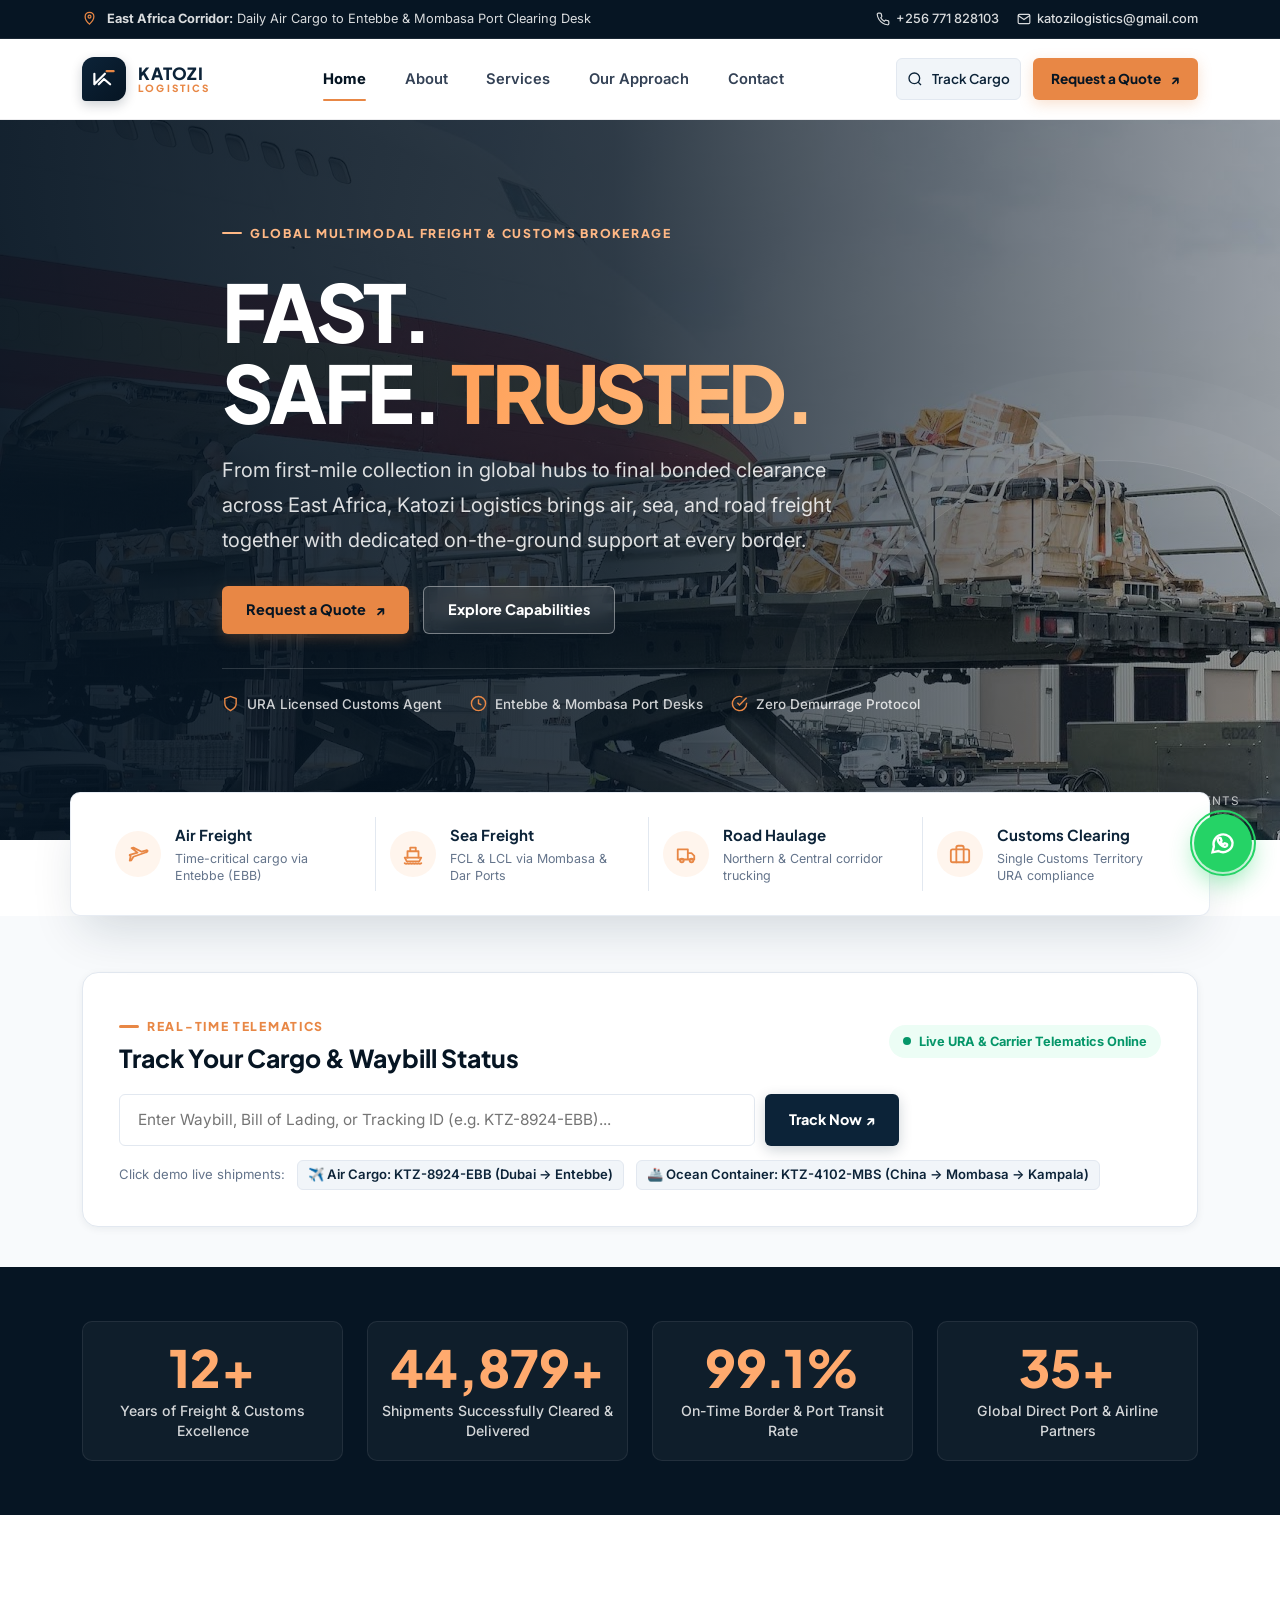
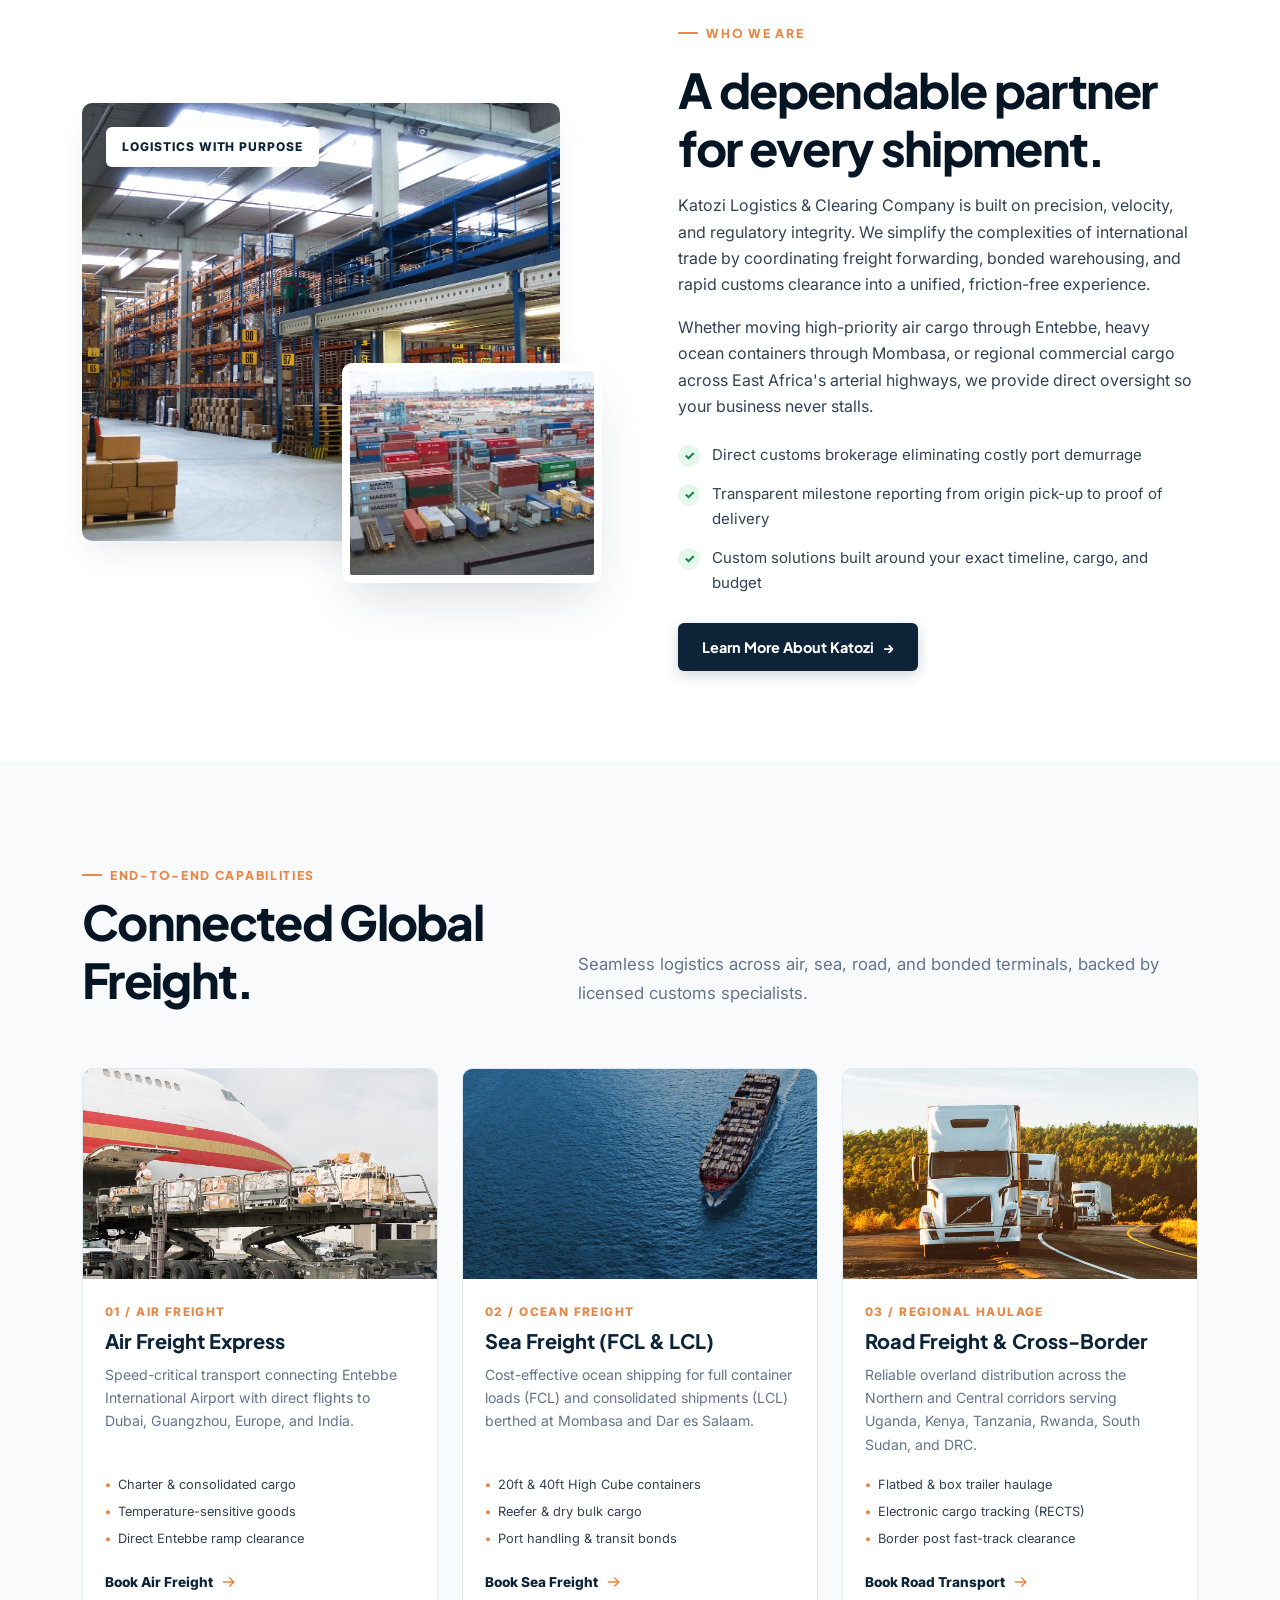
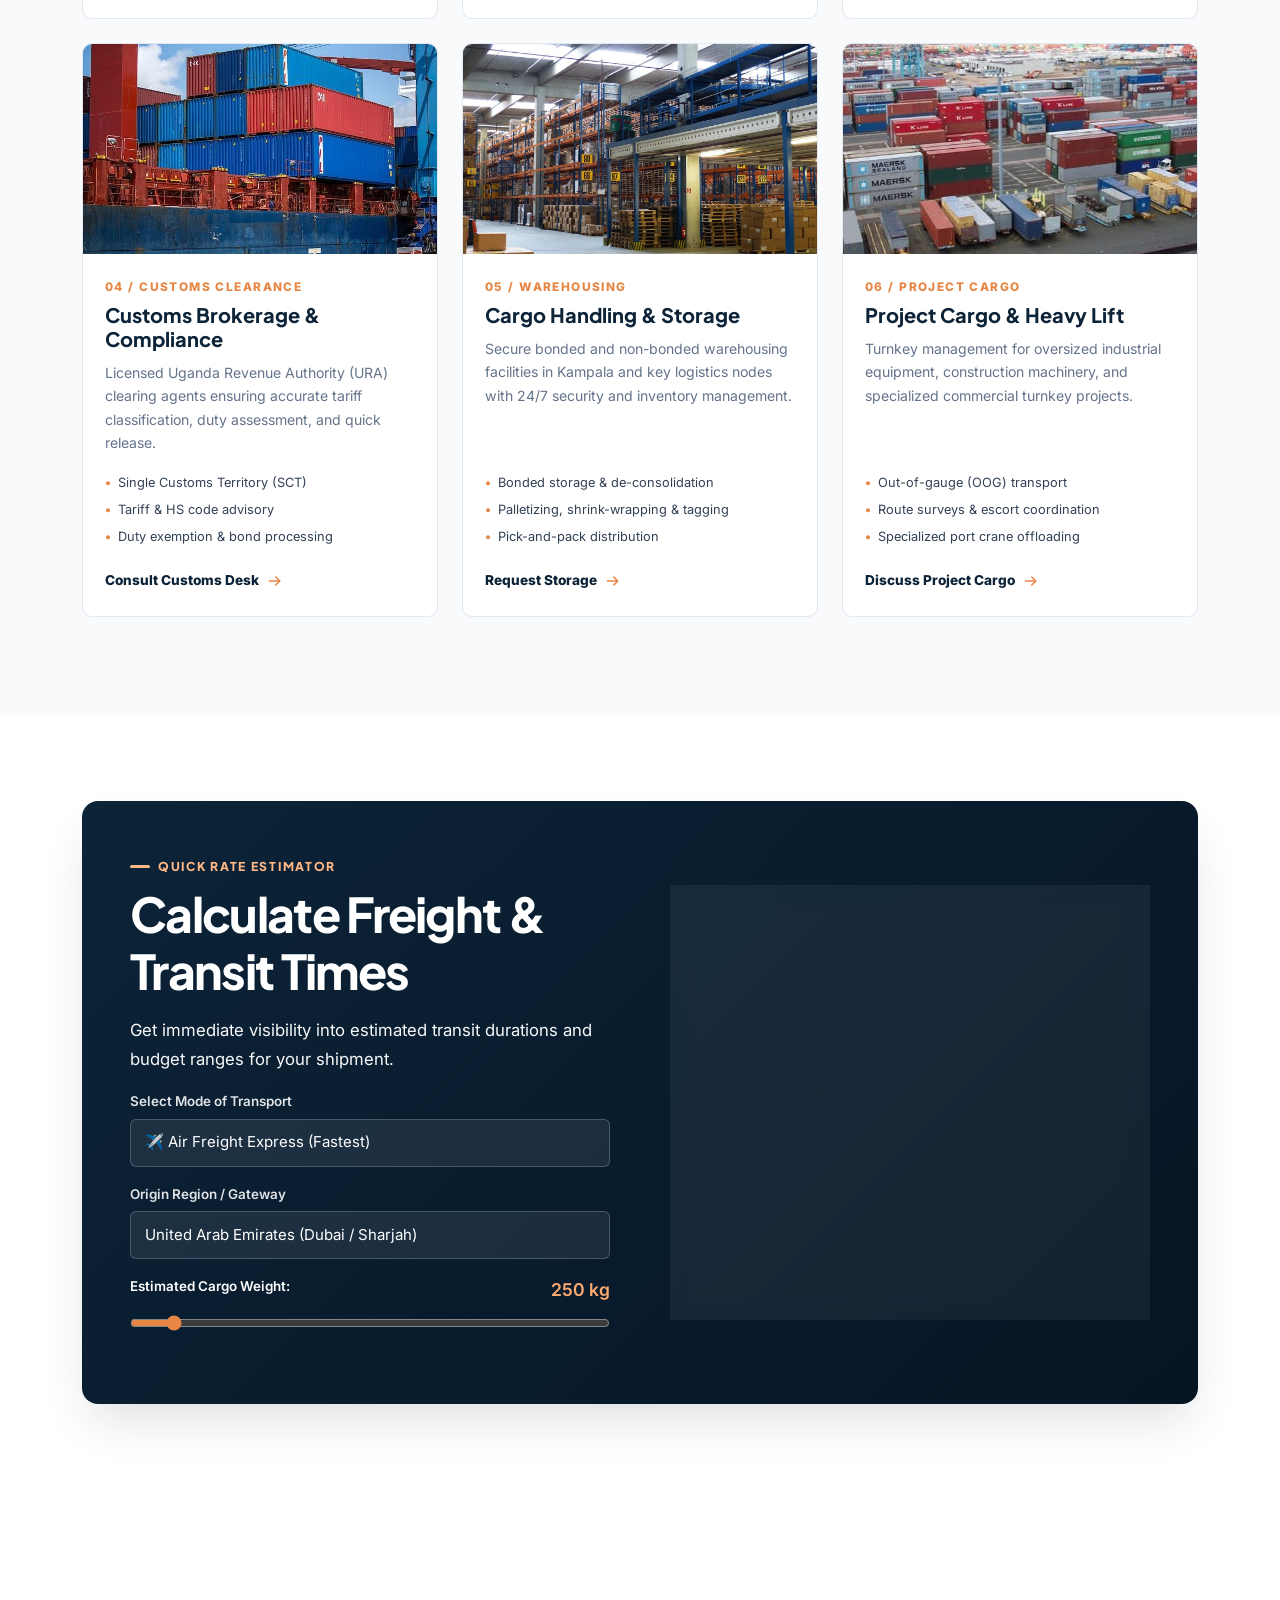
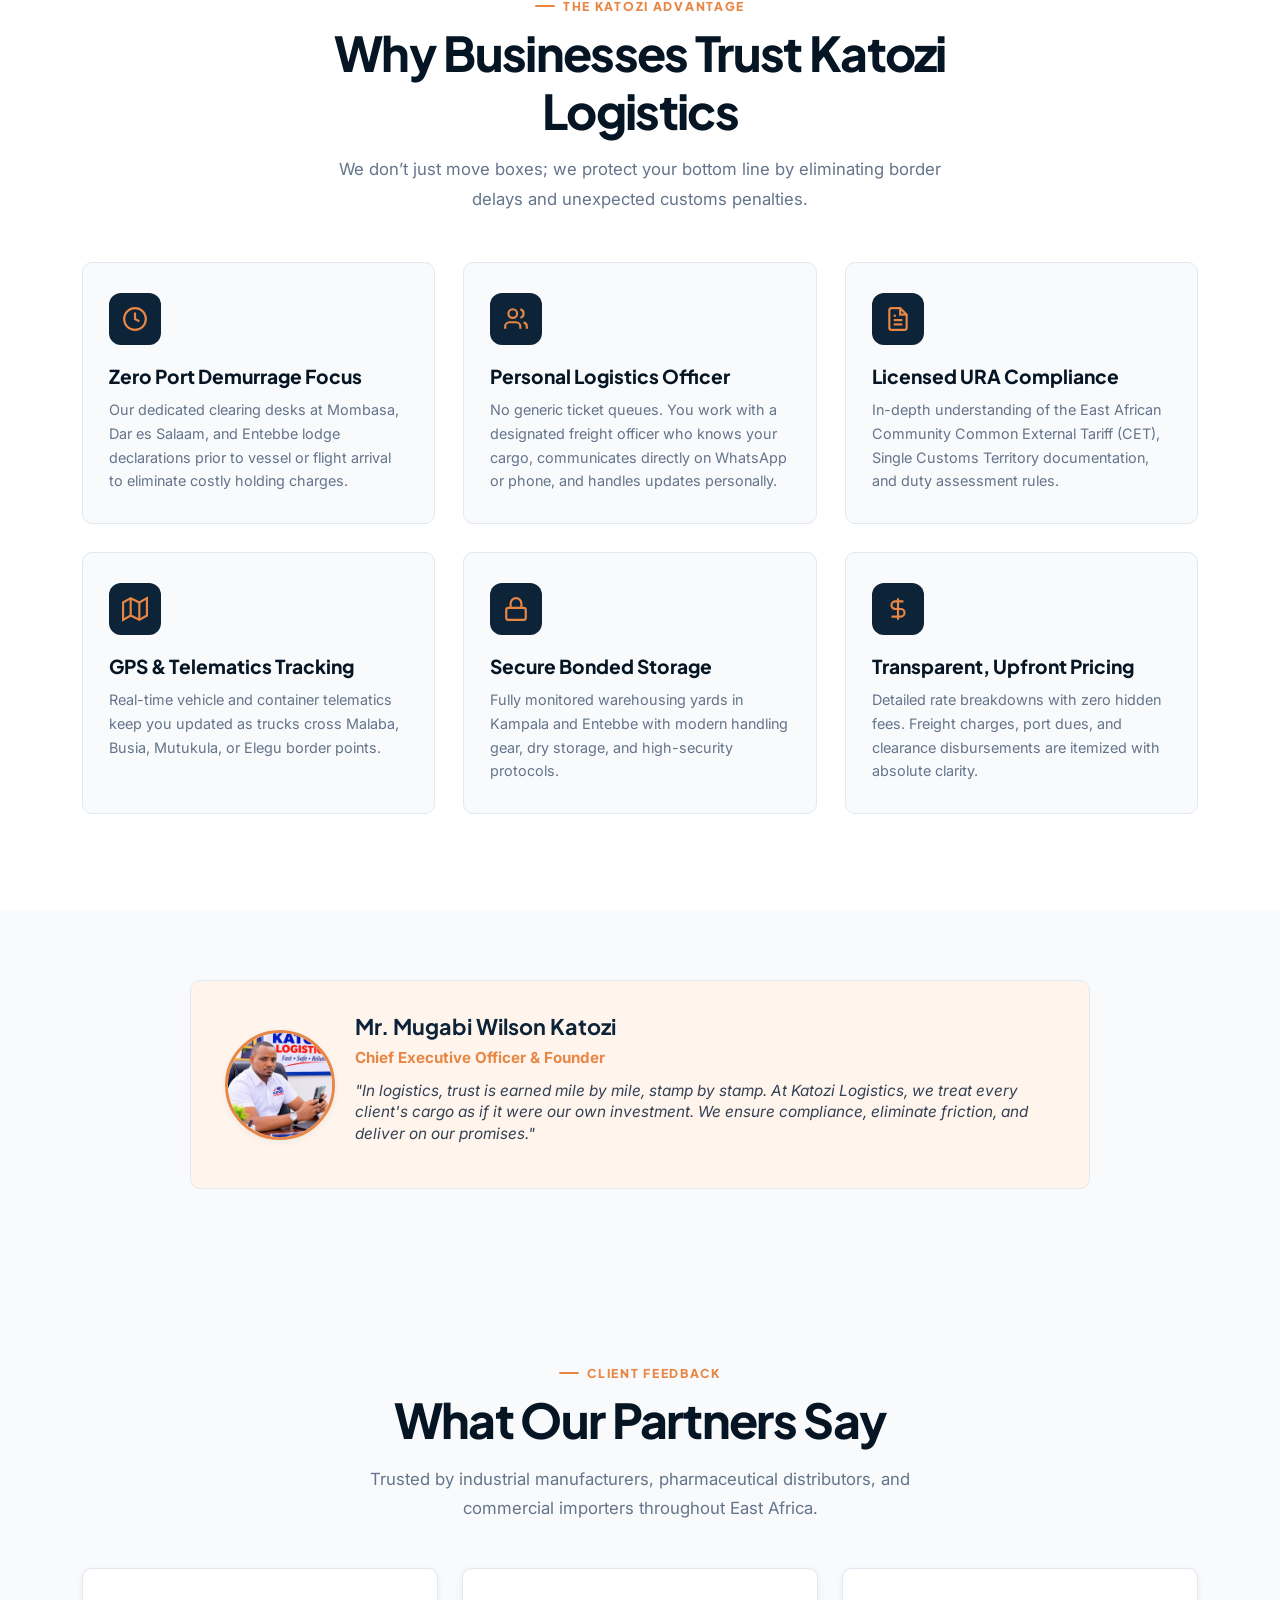
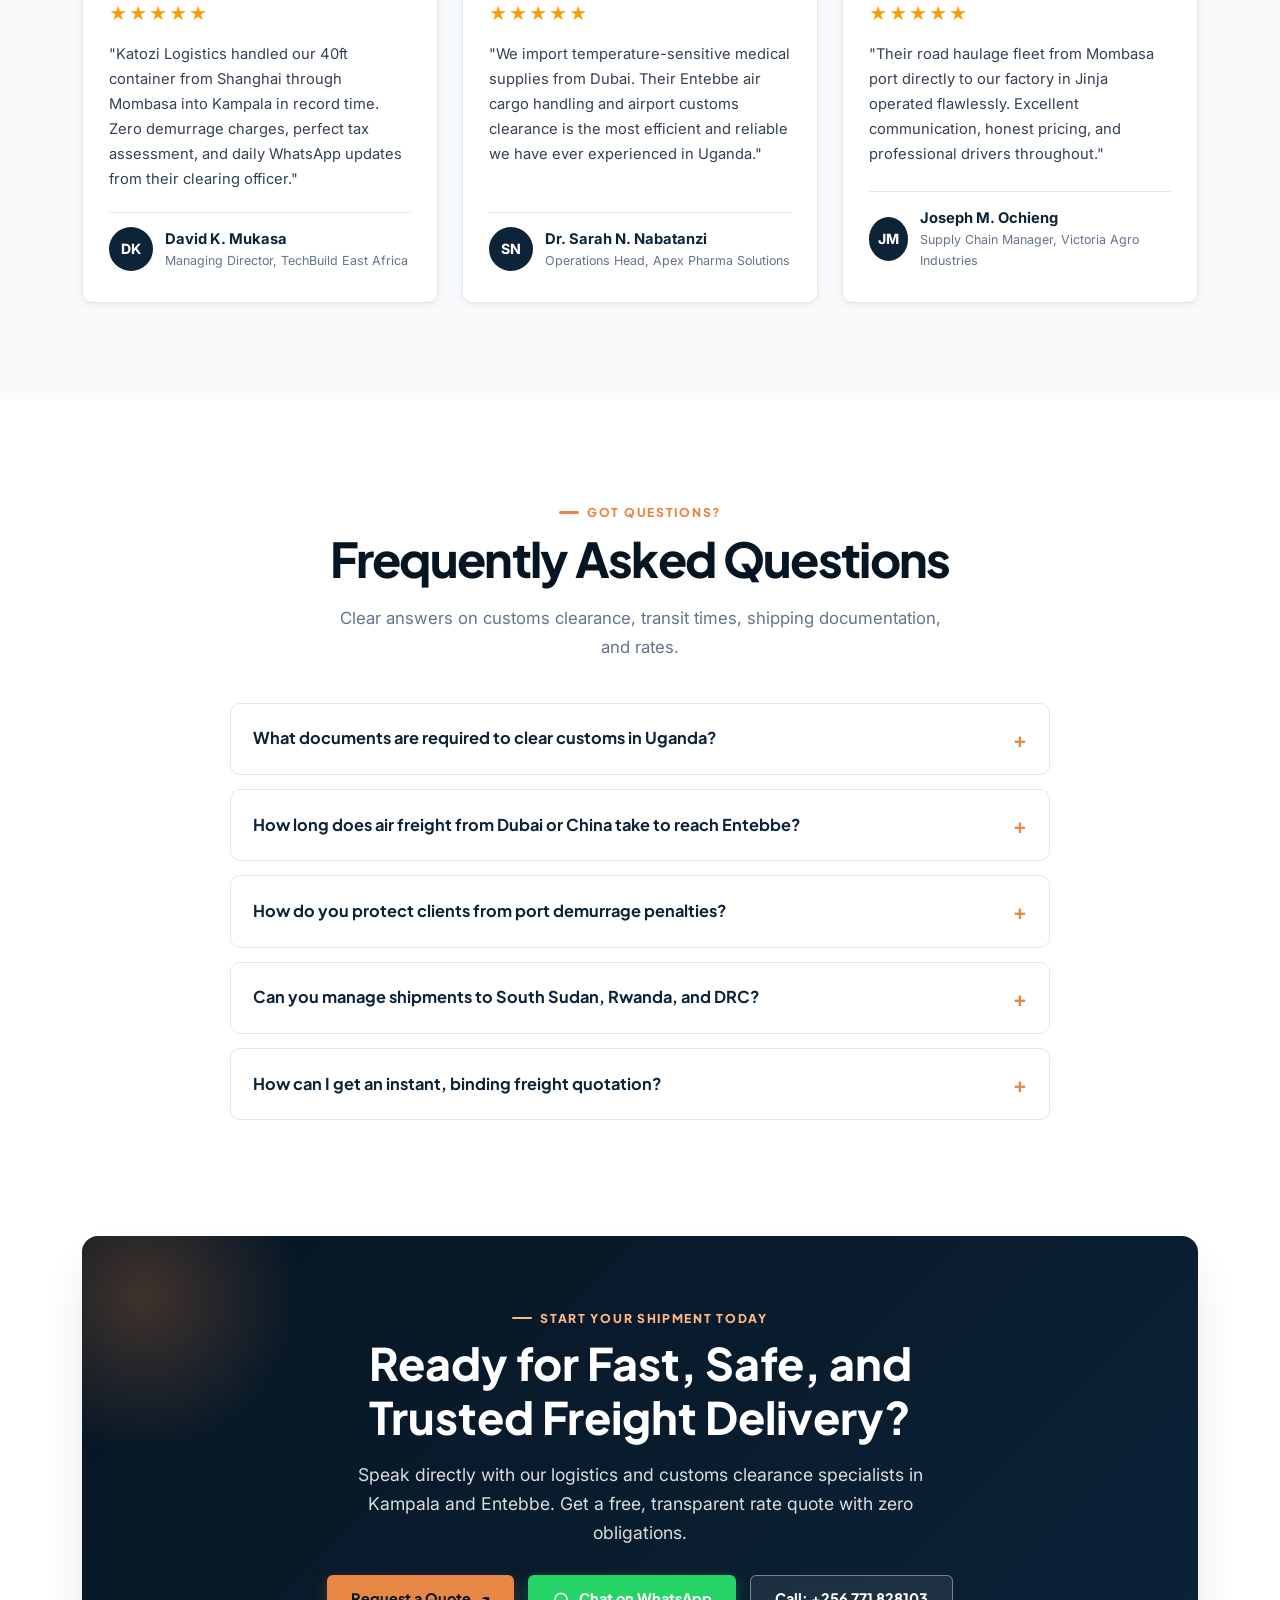
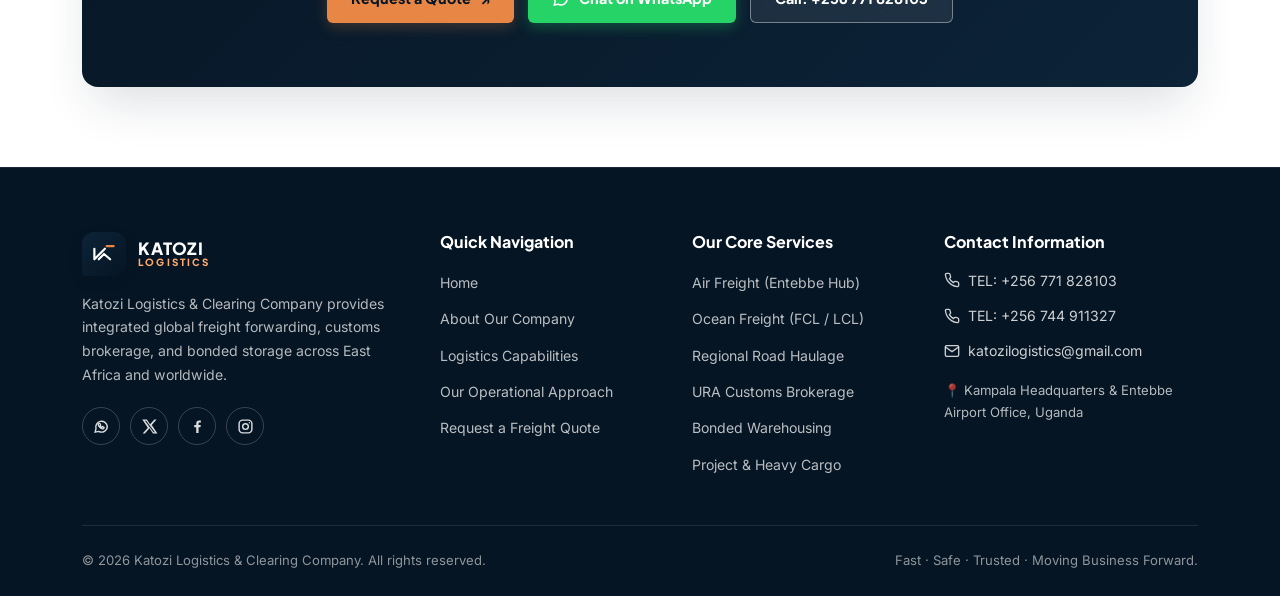
<file: index.html>
﻿<!doctype html>
<html lang="en">

<head>
    <meta charset="utf-8">
    <meta name="viewport" content="width=device-width, initial-scale=1">
    <meta name="theme-color" content="#061523">
    <meta name="description"
        content="Katozi Logistics & Clearing Company connects air, sea, and road freight with expert customs clearance across Uganda, East Africa, and worldwide. Fast, safe, trusted.">
    <meta name="keywords" content="Katozi Logistics, clearing and forwarding Uganda, air freight Entebbe, sea freight Mombasa, road haulage East Africa, customs clearance Kampala">
    <title>Katozi Logistics | Fast · Safe · Trusted Freight & Customs Clearing</title>

    <!-- Favicon -->
    <link rel="icon" type="image/svg+xml" href="data:image/svg+xml,<svg xmlns='http://www.w3.org/2000/svg' viewBox='0 0 32 32'><path d='M5 22 17 10m-7 12 6-6 7 6M5 10v12' stroke='%23ffffff' stroke-linecap='round' stroke-linejoin='round' stroke-width='2.5' fill='none'/><path d='M19 7h8' stroke='%23e88745' stroke-linecap='round' stroke-width='2.5'/></svg>">

    <!-- Bootstrap 5.3.3 CSS -->
    <link href="https://cdn.jsdelivr.net/npm/bootstrap@5.3.3/dist/css/bootstrap.min.css" rel="stylesheet" integrity="sha384-QWTKZyjpPEjISv5WaRU9OFeRpok6YctnYmDr5pNlyT2bRjXh0JMhjY6hW+ALEwIH" crossorigin="anonymous">

    <!-- Main Stylesheet -->
    <link rel="stylesheet" href="katozistyles.css">
</head>

<body>
    <!-- Top Announcement & Direct Contacts Bar -->
    <div class="topbar">
        <div class="container topbar-inner">
            <div class="topbar-note">
                <svg viewBox="0 0 24 24" fill="none" stroke="currentColor" stroke-width="2" aria-hidden="true">
                    <path d="M12 21s7-6.2 7-12a7 7 0 1 0-14 0c0 5.8 7 12 7 12Z" />
                    <circle cx="12" cy="9" r="2.3" />
                </svg>
                <span><strong>East Africa Corridor:</strong> Daily Air Cargo to Entebbe & Mombasa Port Clearing Desk</span>
            </div>
            <div class="topbar-contact-items">
                <a href="tel:+256771828103">
                    <svg viewBox="0 0 24 24" fill="none" stroke="currentColor" stroke-width="2" width="14" height="14">
                        <path d="M22 16.92v3a2 2 0 0 1-2.18 2 19.79 19.79 0 0 1-8.63-3.07 19.5 19.5 0 0 1-6-6 19.79 19.79 0 0 1-3.07-8.67A2 2 0 0 1 4.11 2h3a2 2 0 0 1 2 1.72 12.84 12.84 0 0 0 .7 2.81 2 2 0 0 1-.45 2.11L8.09 9.91a16 16 0 0 0 6 6l1.27-1.27a2 2 0 0 1 2.11-.45 12.84 12.84 0 0 0 2.81.7A2 2 0 0 1 22 16.92z"/>
                    </svg>
                    +256 771 828103
                </a>
                <a href="mailto:katozilogistics@gmail.com">
                    <svg viewBox="0 0 24 24" fill="none" stroke="currentColor" stroke-width="2" width="14" height="14">
                        <path d="M4 4h16c1.1 0 2 .9 2 2v12c0 1.1-.9 2-2 2H4c-1.1 0-2-.9-2-2V6c0-1.1.9-2 2-2z"/>
                        <polyline points="22,6 12,13 2,6"/>
                    </svg>
                    katozilogistics@gmail.com
                </a>
            </div>
        </div>
    </div>

    <!-- Main Navigation Header -->
    <header class="site-header">
        <div class="container header-inner">
            <a class="brand" href="index.html" aria-label="Katozi Logistics Home">
                <span class="brand-mark" aria-hidden="true">
                    <svg viewBox="0 0 32 32" fill="none">
                        <path d="M5 22 17 10m-7 12 6-6 7 6M5 10v12" stroke="currentColor" stroke-linecap="round"
                            stroke-linejoin="round" stroke-width="2.5" />
                        <path d="M19 7h8" stroke="#e88745" stroke-linecap="round" stroke-width="2.5" />
                    </svg>
                </span>
                <span class="brand-name">KATOZI<small>LOGISTICS</small></span>
            </a>

            <!-- Navigation Links -->
            <nav class="nav-links" id="primaryNavigation" aria-label="Primary site navigation">
                <a href="index.html" class="active">Home</a>
                <a href="about.html">About</a>
                <a href="services.html">Services</a>
                <a href="our-approach.html">Our Approach</a>
                <a href="contact.html">Contact</a>
            </nav>

            <div class="nav-actions">
                <button type="button" class="button btn-nav-track preset-tracking-btn" data-tracking="KTZ-8924-EBB">
                    <svg viewBox="0 0 24 24" fill="none" stroke="currentColor" stroke-width="2" width="16" height="16">
                        <circle cx="11" cy="11" r="8"/>
                        <line x1="21" y1="21" x2="16.65" y2="16.65"/>
                    </svg>
                    Track Cargo
                </button>
                <a class="button nav-cta" href="contact.html">Request a Quote <span aria-hidden="true">↗</span></a>
                <button class="mobile-nav-toggle" id="mobileNavToggle" aria-label="Toggle navigation menu" aria-expanded="false">
                    <span></span>
                    <span></span>
                    <span></span>
                </button>
            </div>
        </div>
    </header>

    <main>
        <!-- Hero Section -->
        <section class="hero" id="home">
            <div class="container hero-inner">
                <span class="eyebrow eyebrow-light">Global Multimodal Freight &amp; Customs Brokerage</span>
                <h1>FAST.<br>SAFE. <span>TRUSTED.</span></h1>
                <p class="hero-copy">From first-mile collection in global hubs to final bonded clearance across East Africa, Katozi Logistics brings air, sea, and road freight together with dedicated on-the-ground support at every border.</p>
                
                <div class="hero-actions">
                    <a class="button" href="contact.html">Request a Quote <span aria-hidden="true">↗</span></a>
                    <a class="button button-outline" href="services.html">Explore Capabilities</a>
                </div>

                <div class="hero-trust-bar">
                    <div class="trust-item">
                        <svg viewBox="0 0 24 24" fill="none" stroke="currentColor" stroke-width="2">
                            <path d="M12 22s8-4 8-10V5l-8-3-8 3v7c0 6 8 10 8 10z"/>
                        </svg>
                        <span>URA Licensed Customs Agent</span>
                    </div>
                    <div class="trust-item">
                        <svg viewBox="0 0 24 24" fill="none" stroke="currentColor" stroke-width="2">
                            <circle cx="12" cy="12" r="10"/>
                            <polyline points="12 6 12 12 16 14"/>
                        </svg>
                        <span>Entebbe &amp; Mombasa Port Desks</span>
                    </div>
                    <div class="trust-item">
                        <svg viewBox="0 0 24 24" fill="none" stroke="currentColor" stroke-width="2">
                            <path d="M22 11.08V12a10 10 0 1 1-5.93-9.14"/>
                            <polyline points="22 4 12 14.01 9 11.01"/>
                        </svg>
                        <span>Zero Demurrage Protocol</span>
                    </div>
                </div>
            </div>
            <div class="hero-caption">
                <strong>Katozi Logistics</strong> <span aria-hidden="true">/</span> Connecting Businesses Across Continents
            </div>
        </section>

        <!-- Service Capability Ribbon -->
        <div class="service-ribbon" aria-label="Logistics Capabilities Summary">
            <div class="ribbon-inner">
                <div class="ribbon-item">
                    <span class="ribbon-icon" aria-hidden="true">
                        <svg viewBox="0 0 24 24" fill="none" stroke="currentColor" stroke-width="2" stroke-linecap="round" stroke-linejoin="round">
                            <path d="m3 13 8.5-2.5L5 5.5l2-.5 9 4.5 5-1.5c1-.3 1.7.2 1.4 1-.2.5-.8.9-1.5 1.1L7 15l-2.5 4-1.5.3L4 14l-1-.5Z"/>
                        </svg>
                    </span>
                    <div>
                        <strong>Air Freight</strong>
                        <small>Time-critical cargo via Entebbe (EBB)</small>
                    </div>
                </div>
                <div class="ribbon-item">
                    <span class="ribbon-icon" aria-hidden="true">
                        <svg viewBox="0 0 24 24" fill="none" stroke="currentColor" stroke-width="2" stroke-linecap="round" stroke-linejoin="round">
                            <path d="M3 16h18l-2.2 4H5.2L3 16Z"/>
                            <path d="M6 16V9h12v7M9 9V5h6v4M3 22c1 .8 2 .8 3 0 1 .8 2 .8 3 0 1 .8 2 .8 3 0 1 .8 2 .8 3 0 1 .8 2 .8 3 0 1 .8 2 .8 3 0"/>
                        </svg>
                    </span>
                    <div>
                        <strong>Sea Freight</strong>
                        <small>FCL &amp; LCL via Mombasa &amp; Dar Ports</small>
                    </div>
                </div>
                <div class="ribbon-item">
                    <span class="ribbon-icon" aria-hidden="true">
                        <svg viewBox="0 0 24 24" fill="none" stroke="currentColor" stroke-width="2" stroke-linecap="round" stroke-linejoin="round">
                            <path d="M3 7h11v11H3zM14 11h4l3 3v4h-7z"/>
                            <circle cx="7.5" cy="19" r="2"/>
                            <circle cx="18" cy="19" r="2"/>
                        </svg>
                    </span>
                    <div>
                        <strong>Road Haulage</strong>
                        <small>Northern &amp; Central corridor trucking</small>
                    </div>
                </div>
                <div class="ribbon-item">
                    <span class="ribbon-icon" aria-hidden="true">
                        <svg viewBox="0 0 24 24" fill="none" stroke="currentColor" stroke-width="2" stroke-linecap="round" stroke-linejoin="round">
                            <rect x="2" y="7" width="20" height="14" rx="2" ry="2"/>
                            <path d="M16 21V5a2 2 0 0 0-2-2h-4a2 2 0 0 0-2 2v16"/>
                        </svg>
                    </span>
                    <div>
                        <strong>Customs Clearing</strong>
                        <small>Single Customs Territory URA compliance</small>
                    </div>
                </div>
            </div>
        </div>

        <!-- Quick Shipment Tracking Simulator Section -->
        <section class="quick-track-section">
            <div class="container">
                <div class="tracking-card-container">
                    <div class="tracking-card-head">
                        <div>
                            <span class="eyebrow">Real-Time Telematics</span>
                            <h2>Track Your Cargo &amp; Waybill Status</h2>
                        </div>
                        <div class="live-indicator">
                            <span class="pulse-dot"></span>
                            Live URA &amp; Carrier Telematics Online
                        </div>
                    </div>
                    <form class="tracking-form" action="#">
                        <div class="tracking-input-group">
                            <input type="text" placeholder="Enter Waybill, Bill of Lading, or Tracking ID (e.g. KTZ-8924-EBB)..." required>
                            <button type="submit" class="button button-dark">Track Now ↗</button>
                        </div>
                    </form>
                    <div class="preset-trackings">
                        <span>Click demo live shipments:</span>
                        <button type="button" class="preset-tracking-btn" data-tracking="KTZ-8924-EBB">
                            ✈️ Air Cargo: KTZ-8924-EBB (Dubai &rarr; Entebbe)
                        </button>
                        <button type="button" class="preset-tracking-btn" data-tracking="KTZ-4102-MBS">
                            🚢 Ocean Container: KTZ-4102-MBS (China &rarr; Mombasa &rarr; Kampala)
                        </button>
                    </div>
                </div>
            </div>
        </section>

        <!-- Metric Counter Stats -->
        <section class="stats-section">
            <div class="container">
                <div class="stats-grid">
                    <div class="stat-card">
                        <span class="stat-number" data-target="12" data-suffix="+">12+</span>
                        <span class="stat-label">Years of Freight &amp; Customs Excellence</span>
                    </div>
                    <div class="stat-card">
                        <span class="stat-number" data-target="45000" data-suffix="+">45,000+</span>
                        <span class="stat-label">Shipments Successfully Cleared &amp; Delivered</span>
                    </div>
                    <div class="stat-card">
                        <span class="stat-number" data-target="99.4" data-suffix="%" data-decimals="1">99.4%</span>
                        <span class="stat-label">On-Time Border &amp; Port Transit Rate</span>
                    </div>
                    <div class="stat-card">
                        <span class="stat-number" data-target="35" data-suffix="+">35+</span>
                        <span class="stat-label">Global Direct Port &amp; Airline Partners</span>
                    </div>
                </div>
            </div>
        </section>

        <!-- About Intro Section -->
        <section class="about" id="about">
            <div class="container about-grid">
                <div class="about-visual">
                    <img class="about-main-image" src="cargo%20%26%20ware%20housing.jpg"
                        alt="Katozi modern cargo warehousing and handling facility" loading="lazy">
                    <img class="about-accent-image" src="clear%202.jpg"
                        alt="Port containers lined up for customs clearing and dispatch" loading="lazy">
                    <span class="about-tag">Logistics With Purpose</span>
                </div>
                <div class="about-copy">
                    <span class="eyebrow">Who We Are</span>
                    <h2 class="section-heading">A dependable partner for every shipment.</h2>
                    <p>Katozi Logistics &amp; Clearing Company is built on precision, velocity, and regulatory integrity. We simplify the complexities of international trade by coordinating freight forwarding, bonded warehousing, and rapid customs clearance into a unified, friction-free experience.</p>
                    <p>Whether moving high-priority air cargo through Entebbe, heavy ocean containers through Mombasa, or regional commercial cargo across East Africa's arterial highways, we provide direct oversight so your business never stalls.</p>
                    <ul class="about-points">
                        <li><span class="check" aria-hidden="true">✓</span><span>Direct customs brokerage eliminating costly port demurrage</span></li>
                        <li><span class="check" aria-hidden="true">✓</span><span>Transparent milestone reporting from origin pick-up to proof of delivery</span></li>
                        <li><span class="check" aria-hidden="true">✓</span><span>Custom solutions built around your exact timeline, cargo, and budget</span></li>
                    </ul>
                    <a class="button button-dark" href="about.html">Learn More About Katozi <span aria-hidden="true">&rarr;</span></a>
                </div>
            </div>
        </section>

        <!-- Comprehensive Services Grid -->
        <section class="services" id="services">
            <div class="container">
                <div class="services-head">
                    <div>
                        <span class="eyebrow">End-to-End Capabilities</span>
                        <h2 class="section-heading">Connected Global Freight.</h2>
                    </div>
                    <p class="section-copy">Seamless logistics across air, sea, road, and bonded terminals, backed by licensed customs specialists.</p>
                </div>
                <div class="service-grid">
                    <!-- Service 1: Air -->
                    <article class="service-card">
                        <img class="service-image" src="air%20freight.jpg" alt="Air freight cargo aircraft handling operations" loading="lazy">
                        <div class="service-content">
                            <span class="service-number">01 / AIR FREIGHT</span>
                            <h3>Air Freight Express</h3>
                            <p>Speed-critical transport connecting Entebbe International Airport with direct flights to Dubai, Guangzhou, Europe, and India.</p>
                            <ul class="service-features-list">
                                <li>Charter &amp; consolidated cargo</li>
                                <li>Temperature-sensitive goods</li>
                                <li>Direct Entebbe ramp clearance</li>
                            </ul>
                            <a class="service-link" href="contact.html?service=air">Book Air Freight <svg viewBox="0 0 20 20" fill="none" aria-hidden="true"><path d="M3 10h13m-5-5 5 5-5 5" stroke="currentColor" stroke-width="2" stroke-linecap="round" stroke-linejoin="round"/></svg></a>
                        </div>
                    </article>

                    <!-- Service 2: Sea -->
                    <article class="service-card">
                        <img class="service-image" src="see%20freight.avif" alt="Ocean cargo vessel and shipping containers at port" loading="lazy">
                        <div class="service-content">
                            <span class="service-number">02 / OCEAN FREIGHT</span>
                            <h3>Sea Freight (FCL &amp; LCL)</h3>
                            <p>Cost-effective ocean shipping for full container loads (FCL) and consolidated shipments (LCL) berthed at Mombasa and Dar es Salaam.</p>
                            <ul class="service-features-list">
                                <li>20ft &amp; 40ft High Cube containers</li>
                                <li>Reefer &amp; dry bulk cargo</li>
                                <li>Port handling &amp; transit bonds</li>
                            </ul>
                            <a class="service-link" href="contact.html?service=sea">Book Sea Freight <svg viewBox="0 0 20 20" fill="none" aria-hidden="true"><path d="M3 10h13m-5-5 5 5-5 5" stroke="currentColor" stroke-width="2" stroke-linecap="round" stroke-linejoin="round"/></svg></a>
                        </div>
                    </article>

                    <!-- Service 3: Road -->
                    <article class="service-card">
                        <img class="service-image" src="road%20transport.jpg" alt="Heavy freight trucks moving along regional highway" loading="lazy">
                        <div class="service-content">
                            <span class="service-number">03 / REGIONAL HAULAGE</span>
                            <h3>Road Freight &amp; Cross-Border</h3>
                            <p>Reliable overland distribution across the Northern and Central corridors serving Uganda, Kenya, Tanzania, Rwanda, South Sudan, and DRC.</p>
                            <ul class="service-features-list">
                                <li>Flatbed &amp; box trailer haulage</li>
                                <li>Electronic cargo tracking (RECTS)</li>
                                <li>Border post fast-track clearance</li>
                            </ul>
                            <a class="service-link" href="contact.html?service=road">Book Road Transport <svg viewBox="0 0 20 20" fill="none" aria-hidden="true"><path d="M3 10h13m-5-5 5 5-5 5" stroke="currentColor" stroke-width="2" stroke-linecap="round" stroke-linejoin="round"/></svg></a>
                        </div>
                    </article>

                    <!-- Service 4: Customs -->
                    <article class="service-card">
                        <img class="service-image" src="cleaer%206.jpg" alt="Customs clearing and inspection at container terminal" loading="lazy">
                        <div class="service-content">
                            <span class="service-number">04 / CUSTOMS CLEARANCE</span>
                            <h3>Customs Brokerage &amp; Compliance</h3>
                            <p>Licensed Uganda Revenue Authority (URA) clearing agents ensuring accurate tariff classification, duty assessment, and quick release.</p>
                            <ul class="service-features-list">
                                <li>Single Customs Territory (SCT)</li>
                                <li>Tariff &amp; HS code advisory</li>
                                <li>Duty exemption &amp; bond processing</li>
                            </ul>
                            <a class="service-link" href="contact.html?service=customs">Consult Customs Desk <svg viewBox="0 0 20 20" fill="none" aria-hidden="true"><path d="M3 10h13m-5-5 5 5-5 5" stroke="currentColor" stroke-width="2" stroke-linecap="round" stroke-linejoin="round"/></svg></a>
                        </div>
                    </article>

                    <!-- Service 5: Warehousing -->
                    <article class="service-card">
                        <img class="service-image" src="cargo%20%26%20ware%20housing.jpg" alt="Modern bonded warehouse with organized cargo pallets" loading="lazy">
                        <div class="service-content">
                            <span class="service-number">05 / WAREHOUSING</span>
                            <h3>Cargo Handling &amp; Storage</h3>
                            <p>Secure bonded and non-bonded warehousing facilities in Kampala and key logistics nodes with 24/7 security and inventory management.</p>
                            <ul class="service-features-list">
                                <li>Bonded storage &amp; de-consolidation</li>
                                <li>Palletizing, shrink-wrapping &amp; tagging</li>
                                <li>Pick-and-pack distribution</li>
                            </ul>
                            <a class="service-link" href="contact.html?service=warehousing">Request Storage <svg viewBox="0 0 20 20" fill="none" aria-hidden="true"><path d="M3 10h13m-5-5 5 5-5 5" stroke="currentColor" stroke-width="2" stroke-linecap="round" stroke-linejoin="round"/></svg></a>
                        </div>
                    </article>

                    <!-- Service 6: Project Cargo -->
                    <article class="service-card">
                        <img class="service-image" src="clear%202.jpg" alt="Specialized heavy project cargo containers" loading="lazy">
                        <div class="service-content">
                            <span class="service-number">06 / PROJECT CARGO</span>
                            <h3>Project Cargo &amp; Heavy Lift</h3>
                            <p>Turnkey management for oversized industrial equipment, construction machinery, and specialized commercial turnkey projects.</p>
                            <ul class="service-features-list">
                                <li>Out-of-gauge (OOG) transport</li>
                                <li>Route surveys &amp; escort coordination</li>
                                <li>Specialized port crane offloading</li>
                            </ul>
                            <a class="service-link" href="contact.html?service=project">Discuss Project Cargo <svg viewBox="0 0 20 20" fill="none" aria-hidden="true"><path d="M3 10h13m-5-5 5 5-5 5" stroke="currentColor" stroke-width="2" stroke-linecap="round" stroke-linejoin="round"/></svg></a>
                        </div>
                    </article>
                </div>
            </div>
        </section>

        <!-- Interactive Freight Cost & Transit Time Calculator -->
        <section class="calculator-section">
            <div class="container">
                <div class="calc-card-wrapper">
                    <div class="calc-grid">
                        <div class="calc-form-pane">
                            <span class="eyebrow eyebrow-light">Quick Rate Estimator</span>
                            <h2 class="section-heading text-white">Calculate Freight &amp; Transit Times</h2>
                            <p class="section-copy text-light">Get immediate visibility into estimated transit durations and budget ranges for your shipment.</p>
                            
                            <form id="freightCalculatorForm" onsubmit="event.preventDefault();">
                                <div>
                                    <label for="calcMode">Select Mode of Transport</label>
                                    <select id="calcMode" class="form-select">
                                        <option value="air">✈️ Air Freight Express (Fastest)</option>
                                        <option value="sea-fcl">🚢 Ocean Freight - 20ft/40ft FCL Container</option>
                                        <option value="sea-lcl">📦 Ocean Freight - Consolidated LCL (CBM)</option>
                                        <option value="road">🚛 Cross-Border Road Transport</option>
                                    </select>
                                </div>

                                <div>
                                    <label for="calcOrigin">Origin Region / Gateway</label>
                                    <select id="calcOrigin" class="form-select">
                                        <option value="dxb">United Arab Emirates (Dubai / Sharjah)</option>
                                        <option value="chn">China (Guangzhou / Yiwu / Shanghai / Ningbo)</option>
                                        <option value="ind">India (Mumbai / Delhi / Ahmedabad)</option>
                                        <option value="eur">Europe (UK / Netherlands / Germany / Turkey)</option>
                                        <option value="usa">North America (USA / Canada)</option>
                                        <option value="nbo">East Africa (Kenya - Mombasa / Nairobi)</option>
                                    </select>
                                </div>

                                <div class="calc-range-wrapper">
                                    <div class="calc-range-head">
                                        <span>Estimated Cargo Weight:</span>
                                        <span id="calcWeightDisplay" style="color: #ffaa6e; font-size: 1.1rem;">250 kg</span>
                                    </div>
                                    <input type="range" id="calcWeight" min="20" max="3000" step="10" value="250">
                                </div>
                            </form>
                        </div>

                        <div class="calc-result-pane" id="calcResultBox">
                            <!-- Populated dynamically by script.js -->
                        </div>
                    </div>
                </div>
            </div>
        </section>

        <!-- Why Choose Us Grid -->
        <section class="why-us-section">
            <div class="container">
                <div class="text-center" style="max-width: 680px; margin: 0 auto;">
                    <span class="eyebrow">The Katozi Advantage</span>
                    <h2 class="section-heading">Why Businesses Trust Katozi Logistics</h2>
                    <p class="section-copy" style="margin: 0 auto;">We don’t just move boxes; we protect your bottom line by eliminating border delays and unexpected customs penalties.</p>
                </div>
                <div class="features-grid">
                    <div class="feature-box">
                        <div class="feature-icon-wrap">
                            <svg viewBox="0 0 24 24" fill="none" stroke="currentColor" stroke-width="2">
                                <circle cx="12" cy="12" r="10"/>
                                <path d="M12 6v6l4 2"/>
                            </svg>
                        </div>
                        <h3>Zero Port Demurrage Focus</h3>
                        <p>Our dedicated clearing desks at Mombasa, Dar es Salaam, and Entebbe lodge declarations prior to vessel or flight arrival to eliminate costly holding charges.</p>
                    </div>
                    <div class="feature-box">
                        <div class="feature-icon-wrap">
                            <svg viewBox="0 0 24 24" fill="none" stroke="currentColor" stroke-width="2">
                                <path d="M16 21v-2a4 4 0 0 0-4-4H6a4 4 0 0 0-4 4v2"/>
                                <circle cx="9" cy="7" r="4"/>
                                <path d="M22 21v-2a4 4 0 0 0-3-3.87"/>
                                <path d="M16 3.13a4 4 0 0 1 0 7.75"/>
                            </svg>
                        </div>
                        <h3>Personal Logistics Officer</h3>
                        <p>No generic ticket queues. You work with a designated freight officer who knows your cargo, communicates directly on WhatsApp or phone, and handles updates personally.</p>
                    </div>
                    <div class="feature-box">
                        <div class="feature-icon-wrap">
                            <svg viewBox="0 0 24 24" fill="none" stroke="currentColor" stroke-width="2">
                                <path d="M14 2H6a2 2 0 0 0-2 2v16a2 2 0 0 0 2 2h12a2 2 0 0 0 2-2V8z"/>
                                <polyline points="14 2 14 8 20 8"/>
                                <line x1="16" y1="13" x2="8" y2="13"/>
                                <line x1="16" y1="17" x2="8" y2="17"/>
                                <polyline points="10 9 9 9 8 9"/>
                            </svg>
                        </div>
                        <h3>Licensed URA Compliance</h3>
                        <p>In-depth understanding of the East African Community Common External Tariff (CET), Single Customs Territory documentation, and duty assessment rules.</p>
                    </div>
                    <div class="feature-box">
                        <div class="feature-icon-wrap">
                            <svg viewBox="0 0 24 24" fill="none" stroke="currentColor" stroke-width="2">
                                <polygon points="1 6 1 22 8 18 16 22 23 18 23 2 16 6 8 2 1 6"/>
                                <line x1="8" y1="2" x2="8" y2="18"/>
                                <line x1="16" y1="6" x2="16" y2="22"/>
                            </svg>
                        </div>
                        <h3>GPS &amp; Telematics Tracking</h3>
                        <p>Real-time vehicle and container telematics keep you updated as trucks cross Malaba, Busia, Mutukula, or Elegu border points.</p>
                    </div>
                    <div class="feature-box">
                        <div class="feature-icon-wrap">
                            <svg viewBox="0 0 24 24" fill="none" stroke="currentColor" stroke-width="2">
                                <rect x="3" y="11" width="18" height="11" rx="2" ry="2"/>
                                <path d="M7 11V7a5 5 0 0 1 10 0v4"/>
                            </svg>
                        </div>
                        <h3>Secure Bonded Storage</h3>
                        <p>Fully monitored warehousing yards in Kampala and Entebbe with modern handling gear, dry storage, and high-security protocols.</p>
                    </div>
                    <div class="feature-box">
                        <div class="feature-icon-wrap">
                            <svg viewBox="0 0 24 24" fill="none" stroke="currentColor" stroke-width="2">
                                <path d="M12 2v20M17 5H9.5a3.5 3.5 0 0 0 0 7h5a3.5 3.5 0 0 1 0 7H6"/>
                            </svg>
                        </div>
                        <h3>Transparent, Upfront Pricing</h3>
                        <p>Detailed rate breakdowns with zero hidden fees. Freight charges, port dues, and clearance disbursements are itemized with absolute clarity.</p>
                    </div>
                </div>
            </div>
        </section>

        <!-- Executive Leadership Highlight -->
        <section style="padding-block: 70px; background: var(--paper);">
            <div class="container">
                <div class="ceo-spotlight" style="max-width: 900px; margin: 0 auto; padding: 28px 34px;">
                    <img class="ceo-image" style="width: 110px; height: 110px;" src="CEO.jpeg" alt="Mr Mugabi Wilson Katozi, Chief Executive Officer" loading="lazy">
                    <div class="ceo-meta">
                        <strong style="font-size: 1.35rem;">Mr. Mugabi Wilson Katozi</strong>
                        <span style="color: var(--orange); font-size: 0.95rem; font-weight: 700;">Chief Executive Officer &amp; Founder</span>
                        <p class="ceo-quote" style="font-size: 0.96rem; margin-top: 10px;">
                            "In logistics, trust is earned mile by mile, stamp by stamp. At Katozi Logistics, we treat every client's cargo as if it were our own investment. We ensure compliance, eliminate friction, and deliver on our promises."
                        </p>
                    </div>
                </div>
            </div>
        </section>

        <!-- Testimonials -->
        <section class="testimonials-section">
            <div class="container">
                <div class="text-center" style="max-width: 650px; margin: 0 auto;">
                    <span class="eyebrow">Client Feedback</span>
                    <h2 class="section-heading">What Our Partners Say</h2>
                    <p class="section-copy" style="margin: 0 auto;">Trusted by industrial manufacturers, pharmaceutical distributors, and commercial importers throughout East Africa.</p>
                </div>
                <div class="testimonials-grid">
                    <div class="testimonial-card">
                        <div class="stars-rating">★★★★★</div>
                        <p class="testimonial-quote">"Katozi Logistics handled our 40ft container from Shanghai through Mombasa into Kampala in record time. Zero demurrage charges, perfect tax assessment, and daily WhatsApp updates from their clearing officer."</p>
                        <div class="client-profile">
                            <div class="client-avatar">DK</div>
                            <div class="client-info">
                                <strong>David K. Mukasa</strong>
                                <span>Managing Director, TechBuild East Africa</span>
                            </div>
                        </div>
                    </div>
                    <div class="testimonial-card">
                        <div class="stars-rating">★★★★★</div>
                        <p class="testimonial-quote">"We import temperature-sensitive medical supplies from Dubai. Their Entebbe air cargo handling and airport customs clearance is the most efficient and reliable we have ever experienced in Uganda."</p>
                        <div class="client-profile">
                            <div class="client-avatar">SN</div>
                            <div class="client-info">
                                <strong>Dr. Sarah N. Nabatanzi</strong>
                                <span>Operations Head, Apex Pharma Solutions</span>
                            </div>
                        </div>
                    </div>
                    <div class="testimonial-card">
                        <div class="stars-rating">★★★★★</div>
                        <p class="testimonial-quote">"Their road haulage fleet from Mombasa port directly to our factory in Jinja operated flawlessly. Excellent communication, honest pricing, and professional drivers throughout."</p>
                        <div class="client-profile">
                            <div class="client-avatar">JM</div>
                            <div class="client-info">
                                <strong>Joseph M. Ochieng</strong>
                                <span>Supply Chain Manager, Victoria Agro Industries</span>
                            </div>
                        </div>
                    </div>
                </div>
            </div>
        </section>

        <!-- FAQ Accordion -->
        <section class="faq-section">
            <div class="container">
                <div class="text-center" style="max-width: 680px; margin: 0 auto;">
                    <span class="eyebrow">Got Questions?</span>
                    <h2 class="section-heading">Frequently Asked Questions</h2>
                    <p class="section-copy" style="margin: 0 auto;">Clear answers on customs clearance, transit times, shipping documentation, and rates.</p>
                </div>
                <div class="faq-container">
                    <div class="faq-item">
                        <button class="faq-question" type="button" aria-expanded="false">
                            <span>What documents are required to clear customs in Uganda?</span>
                            <span class="faq-icon">+</span>
                        </button>
                        <div class="faq-answer">
                            <p>To process customs clearance under the Uganda Revenue Authority (URA), you typically need: the Commercial Invoice, Packing List, Bill of Lading (for sea freight) or Air Waybill (for air cargo), Certificate of Origin, and where applicable, a Certificate of Conformity (PVoC/Uganda National Bureau of Standards). Katozi assists with reviewing and preparing all necessary documentation.</p>
                        </div>
                    </div>
                    <div class="faq-item">
                        <button class="faq-question" type="button" aria-expanded="false">
                            <span>How long does air freight from Dubai or China take to reach Entebbe?</span>
                            <span class="faq-icon">+</span>
                        </button>
                        <div class="faq-answer">
                            <p>Direct air freight from Dubai generally arrives in Entebbe within 2 to 3 days. From major Chinese hubs (Guangzhou, Shanghai), transit takes between 3 to 5 business days depending on flight connections. Once landed at Entebbe, our clearing desk can finalize customs release within 24 to 48 hours.</p>
                        </div>
                    </div>
                    <div class="faq-item">
                        <button class="faq-question" type="button" aria-expanded="false">
                            <span>How do you protect clients from port demurrage penalties?</span>
                            <span class="faq-icon">+</span>
                        </button>
                        <div class="faq-answer">
                            <p>Demurrage occurs when containers stay at the port beyond the shipping line's free days. Katozi uses electronic advance lodging with KRA and URA so that import declarations and duty assessments are prepared while the ship is still at sea. The moment the vessel berths, we initiate fast-track clearance and haulage dispatch.</p>
                        </div>
                    </div>
                    <div class="faq-item">
                        <button class="faq-question" type="button" aria-expanded="false">
                            <span>Can you manage shipments to South Sudan, Rwanda, and DRC?</span>
                            <span class="faq-icon">+</span>
                        </button>
                        <div class="faq-answer">
                            <p>Yes. Katozi Logistics operates active cross-border corridors under the Single Customs Territory. We handle regional transit bonds, convoy coordination, and border crossing clearance at Elegu (for South Sudan), Katuna/Cyanika (for Rwanda), and Mpondwe/Bunagana (for Eastern DRC).</p>
                        </div>
                    </div>
                    <div class="faq-item">
                        <button class="faq-question" type="button" aria-expanded="false">
                            <span>How can I get an instant, binding freight quotation?</span>
                            <span class="faq-icon">+</span>
                        </button>
                        <div class="faq-answer">
                            <p>You can use our online Rate Estimator above, submit our Contact Form with your cargo weight and dimensions, or message our clearing desk directly on WhatsApp at <strong>+256 744 911327</strong> for an immediate breakdown within 1 to 2 hours.</p>
                        </div>
                    </div>
                </div>
            </div>
        </section>

        <!-- Mega Call-To-Action Banner -->
        <section class="container">
            <div class="mega-cta-banner">
                <span class="eyebrow eyebrow-light">Start Your Shipment Today</span>
                <h2>Ready for Fast, Safe, and Trusted Freight Delivery?</h2>
                <p>Speak directly with our logistics and customs clearance specialists in Kampala and Entebbe. Get a free, transparent rate quote with zero obligations.</p>
                <div class="mega-cta-actions">
                    <a class="button button-orange" href="contact.html">Request a Quote <span aria-hidden="true">↗</span></a>
                    <a class="button btn-whatsapp" href="https://wa.me/256744911327?text=Hello%20Katozi%20Logistics,%20I%20would%20like%20to%20enquire%20about%20freight%20and%20customs%20services." target="_blank" rel="noopener noreferrer">
                        <svg viewBox="0 0 24 24" fill="none" stroke="currentColor" stroke-width="2" width="18" height="18">
                            <path d="M20.2 11.7a8.2 8.2 0 0 1-12.1 7.2L3 20l1.2-4.9a8.2 8.2 0 1 1 16-3.4Z"/>
                        </svg>
                        Chat on WhatsApp
                    </a>
                    <a class="button button-outline" href="tel:+256771828103">Call: +256 771 828103</a>
                </div>
            </div>
        </section>
    </main>

    <!-- Master Footer -->
    <footer class="footer">
        <div class="container">
            <div class="footer-top">
                <div class="footer-brand-pane">
                    <a class="brand" href="index.html" aria-label="Katozi Logistics Home">
                        <span class="brand-mark" aria-hidden="true">
                            <svg viewBox="0 0 32 32" fill="none">
                                <path d="M5 22 17 10m-7 12 6-6 7 6M5 10v12" stroke="currentColor" stroke-linecap="round"
                                    stroke-linejoin="round" stroke-width="2.5" />
                                <path d="M19 7h8" stroke="#e88745" stroke-linecap="round" stroke-width="2.5" />
                            </svg>
                        </span>
                        <span class="brand-name">KATOZI<small>LOGISTICS</small></span>
                    </a>
                    <p class="footer-summary">Katozi Logistics &amp; Clearing Company provides integrated global freight forwarding, customs brokerage, and bonded storage across East Africa and worldwide.</p>
                    <nav class="social-links" aria-label="Social media channels">
                        <a href="https://wa.me/256744911327" target="_blank" rel="noopener noreferrer" aria-label="Chat with Katozi Logistics on WhatsApp">
                            <svg viewBox="0 0 24 24" fill="none" stroke="currentColor" stroke-width="2">
                                <path d="M20.2 11.7a8.2 8.2 0 0 1-12.1 7.2L3 20l1.2-4.9a8.2 8.2 0 1 1 16-3.4Z"/>
                                <path d="M8.2 8.1c.2-.5.5-.5.8-.5h.5c.2 0 .4.1.5.4l.7 1.6c.1.2.1.4 0 .6l-.5.6c-.2.2-.2.4 0 .6.4.7 1 1.4 1.7 1.8.2.1.4.1.6-.1l.7-.8c.2-.2.4-.2.6-.1l1.5.7c.2.1.3.3.3.5 0 .5-.3 1.1-.7 1.4-.4.4-1 .6-1.5.5-1.2-.2-2.5-.9-3.6-1.9-1.1-1-2-2.4-2.3-3.7-.2-.6.1-1.2.4-1.6l.3-.1Z"/>
                            </svg>
                        </a>
                        <a href="https://x.com/" target="_blank" rel="noopener noreferrer" aria-label="Katozi Logistics on X">
                            <svg viewBox="0 0 24 24" fill="currentColor">
                                <path d="M18.9 2H22l-6.8 7.8L23.2 22h-6.3L12 14.6 5.5 22H2.3l7.3-8.4L1.8 2h6.5l4.5 6.8L18.9 2Zm-1.1 18h1.7L7.3 3.9H5.5L17.8 20Z"/>
                            </svg>
                        </a>
                        <a href="https://www.facebook.com/" target="_blank" rel="noopener noreferrer" aria-label="Katozi Logistics on Facebook">
                            <svg viewBox="0 0 24 24" fill="currentColor">
                                <path d="M13.5 21v-8h2.7l.4-3.1h-3.1v-2c0-.9.3-1.5 1.6-1.5h1.7V3.6c-.3 0-1.3-.1-2.4-.1-2.5 0-4.2 1.5-4.2 4.3v2.1H7.4V13h2.8v8h3.3Z"/>
                            </svg>
                        </a>
                        <a href="https://www.instagram.com/" target="_blank" rel="noopener noreferrer" aria-label="Katozi Logistics on Instagram">
                            <svg viewBox="0 0 24 24" fill="none" stroke="currentColor" stroke-width="2">
                                <rect x="3" y="3" width="18" height="18" rx="5" />
                                <circle cx="12" cy="12" r="4" />
                                <circle cx="17.5" cy="6.8" r="1" fill="currentColor" stroke="none" />
                            </svg>
                        </a>
                    </nav>
                </div>

                <div class="footer-col">
                    <h3>Quick Navigation</h3>
                    <ul>
                        <li><a href="index.html">Home</a></li>
                        <li><a href="about.html">About Our Company</a></li>
                        <li><a href="services.html">Logistics Capabilities</a></li>
                        <li><a href="our-approach.html">Our Operational Approach</a></li>
                        <li><a href="contact.html">Request a Freight Quote</a></li>
                    </ul>
                </div>

                <div class="footer-col">
                    <h3>Our Core Services</h3>
                    <ul>
                        <li><a href="services.html#air">Air Freight (Entebbe Hub)</a></li>
                        <li><a href="services.html#sea">Ocean Freight (FCL / LCL)</a></li>
                        <li><a href="services.html#road">Regional Road Haulage</a></li>
                        <li><a href="services.html#customs">URA Customs Brokerage</a></li>
                        <li><a href="services.html#warehousing">Bonded Warehousing</a></li>
                        <li><a href="services.html#project">Project &amp; Heavy Cargo</a></li>
                    </ul>
                </div>

                <div class="footer-col">
                    <h3>Contact Information</h3>
                    <div class="footer-contact-items">
                        <a href="tel:+256771828103">
                            <svg viewBox="0 0 24 24" fill="none" stroke="currentColor" stroke-width="2" width="16" height="16">
                                <path d="M22 16.92v3a2 2 0 0 1-2.18 2 19.79 19.79 0 0 1-8.63-3.07 19.5 19.5 0 0 1-6-6 19.79 19.79 0 0 1-3.07-8.67A2 2 0 0 1 4.11 2h3a2 2 0 0 1 2 1.72 12.84 12.84 0 0 0 .7 2.81 2 2 0 0 1-.45 2.11L8.09 9.91a16 16 0 0 0 6 6l1.27-1.27a2 2 0 0 1 2.11-.45 12.84 12.84 0 0 0 2.81.7A2 2 0 0 1 22 16.92z"/>
                            </svg>
                            TEL: +256 771 828103
                        </a>
                        <a href="tel:+256744911327">
                            <svg viewBox="0 0 24 24" fill="none" stroke="currentColor" stroke-width="2" width="16" height="16">
                                <path d="M22 16.92v3a2 2 0 0 1-2.18 2 19.79 19.79 0 0 1-8.63-3.07 19.5 19.5 0 0 1-6-6 19.79 19.79 0 0 1-3.07-8.67A2 2 0 0 1 4.11 2h3a2 2 0 0 1 2 1.72 12.84 12.84 0 0 0 .7 2.81 2 2 0 0 1-.45 2.11L8.09 9.91a16 16 0 0 0 6 6l1.27-1.27a2 2 0 0 1 2.11-.45 12.84 12.84 0 0 0 2.81.7A2 2 0 0 1 22 16.92z"/>
                            </svg>
                            TEL: +256 744 911327
                        </a>
                        <a href="mailto:katozilogistics@gmail.com">
                            <svg viewBox="0 0 24 24" fill="none" stroke="currentColor" stroke-width="2" width="16" height="16">
                                <path d="M4 4h16c1.1 0 2 .9 2 2v12c0 1.1-.9 2-2 2H4c-1.1 0-2-.9-2-2V6c0-1.1.9-2 2-2z"/>
                                <polyline points="22,6 12,13 2,6"/>
                            </svg>
                            katozilogistics@gmail.com
                        </a>
                        <div style="color: rgba(255,255,255,0.7); font-size: 0.82rem; margin-top: 6px;">
                            📍 Kampala Headquarters &amp; Entebbe Airport Office, Uganda
                        </div>
                    </div>
                </div>
            </div>

            <div class="footer-bottom">
                <span>&copy; 2026 Katozi Logistics &amp; Clearing Company. All rights reserved.</span>
                <span>Fast &middot; Safe &middot; Trusted &middot; Moving Business Forward.</span>
            </div>
        </div>
    </footer>

    <!-- Interactive Live Tracking Modal -->
    <div class="custom-modal" id="trackingModal" role="dialog" aria-modal="true" aria-labelledby="trackingModalTitle">
        <div class="custom-modal-dialog">
            <div class="modal-card">
                <button class="modal-close-icon" id="closeTrackingModal" aria-label="Close tracking popup">&times;</button>
                <div id="trackingModalBody">
                    <!-- Populated dynamically by script.js -->
                </div>
            </div>
        </div>
    </div>

    <!-- Bootstrap 5.3.3 Bundle JS -->
    <script src="https://cdn.jsdelivr.net/npm/bootstrap@5.3.3/dist/js/bootstrap.bundle.min.js" integrity="sha384-YvpcrYf0tY3lHB60NNkmXc5s9fDVZLESaAA55NDzOxhy9GkcIdslK1eN7N6jIeHz" crossorigin="anonymous"></script>

    <!-- Custom App Script -->
    <script src="script.js"></script>
</body>

</html>
</file>
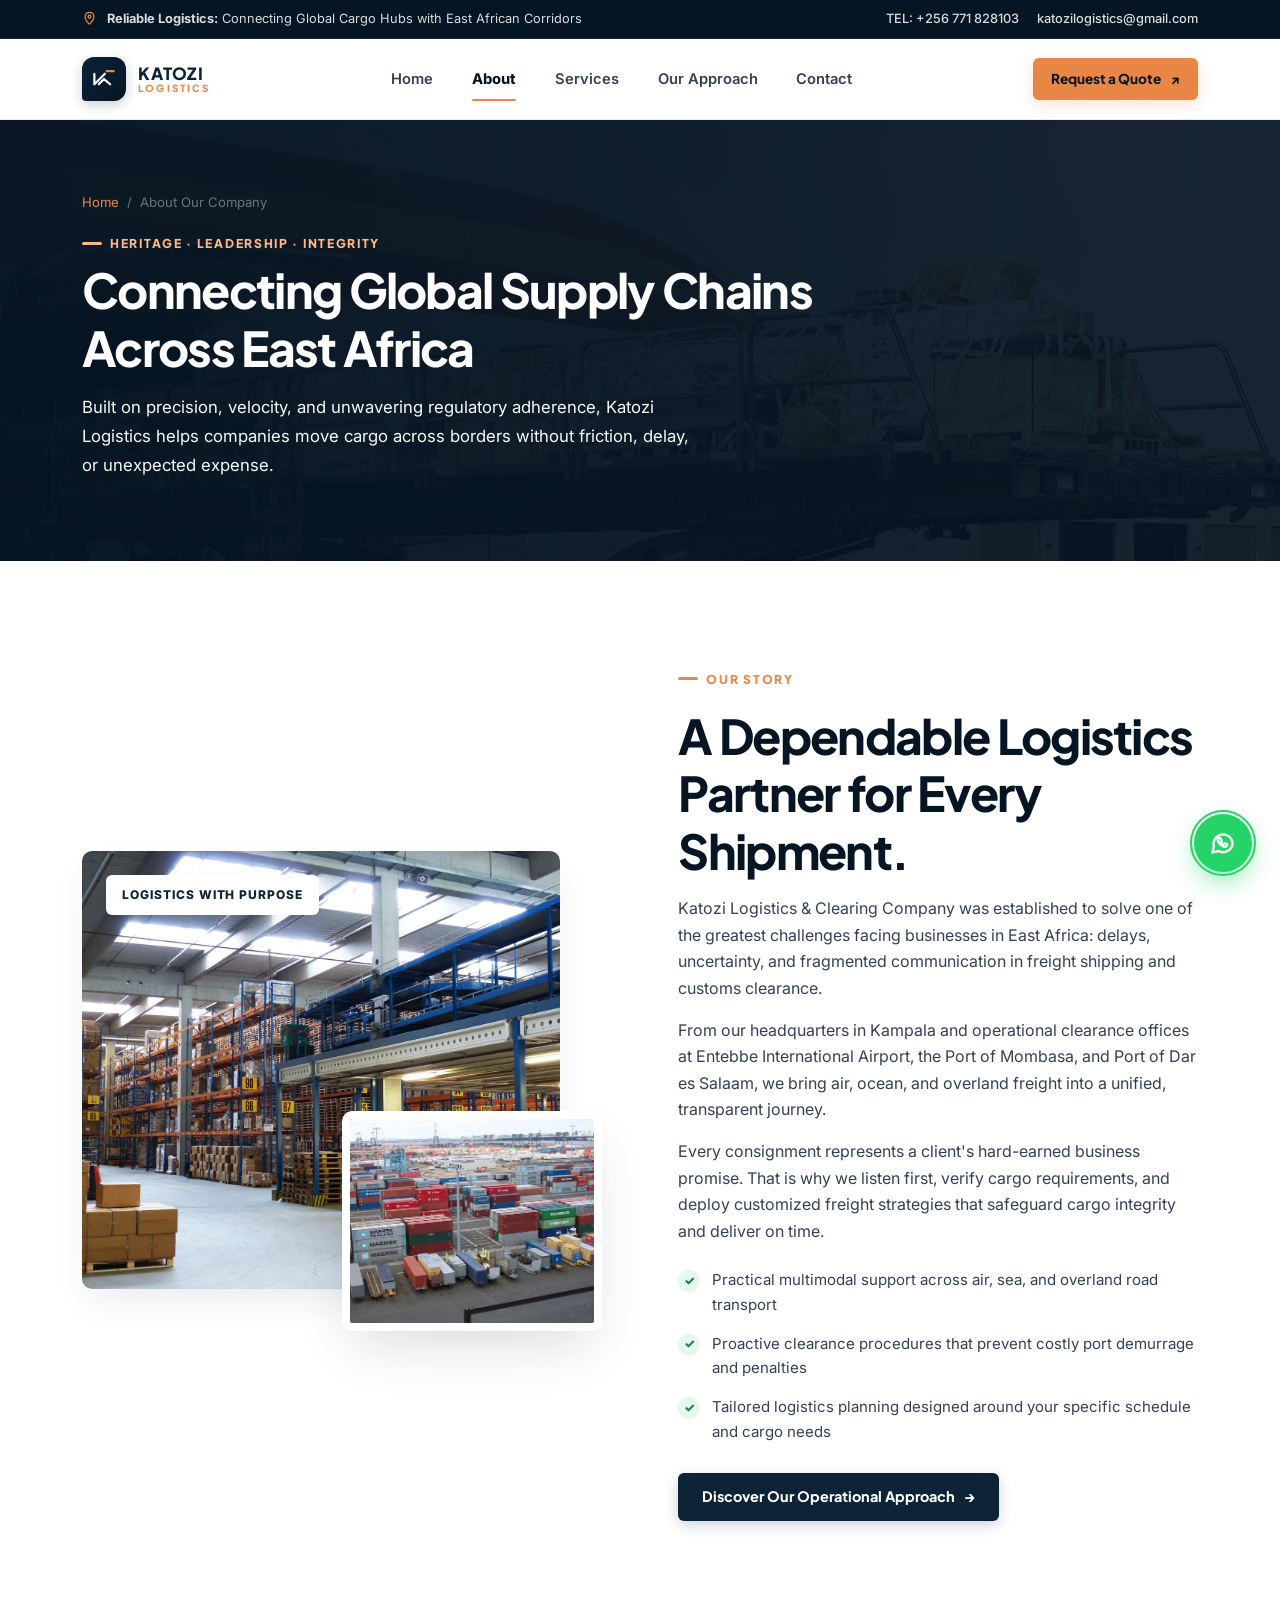
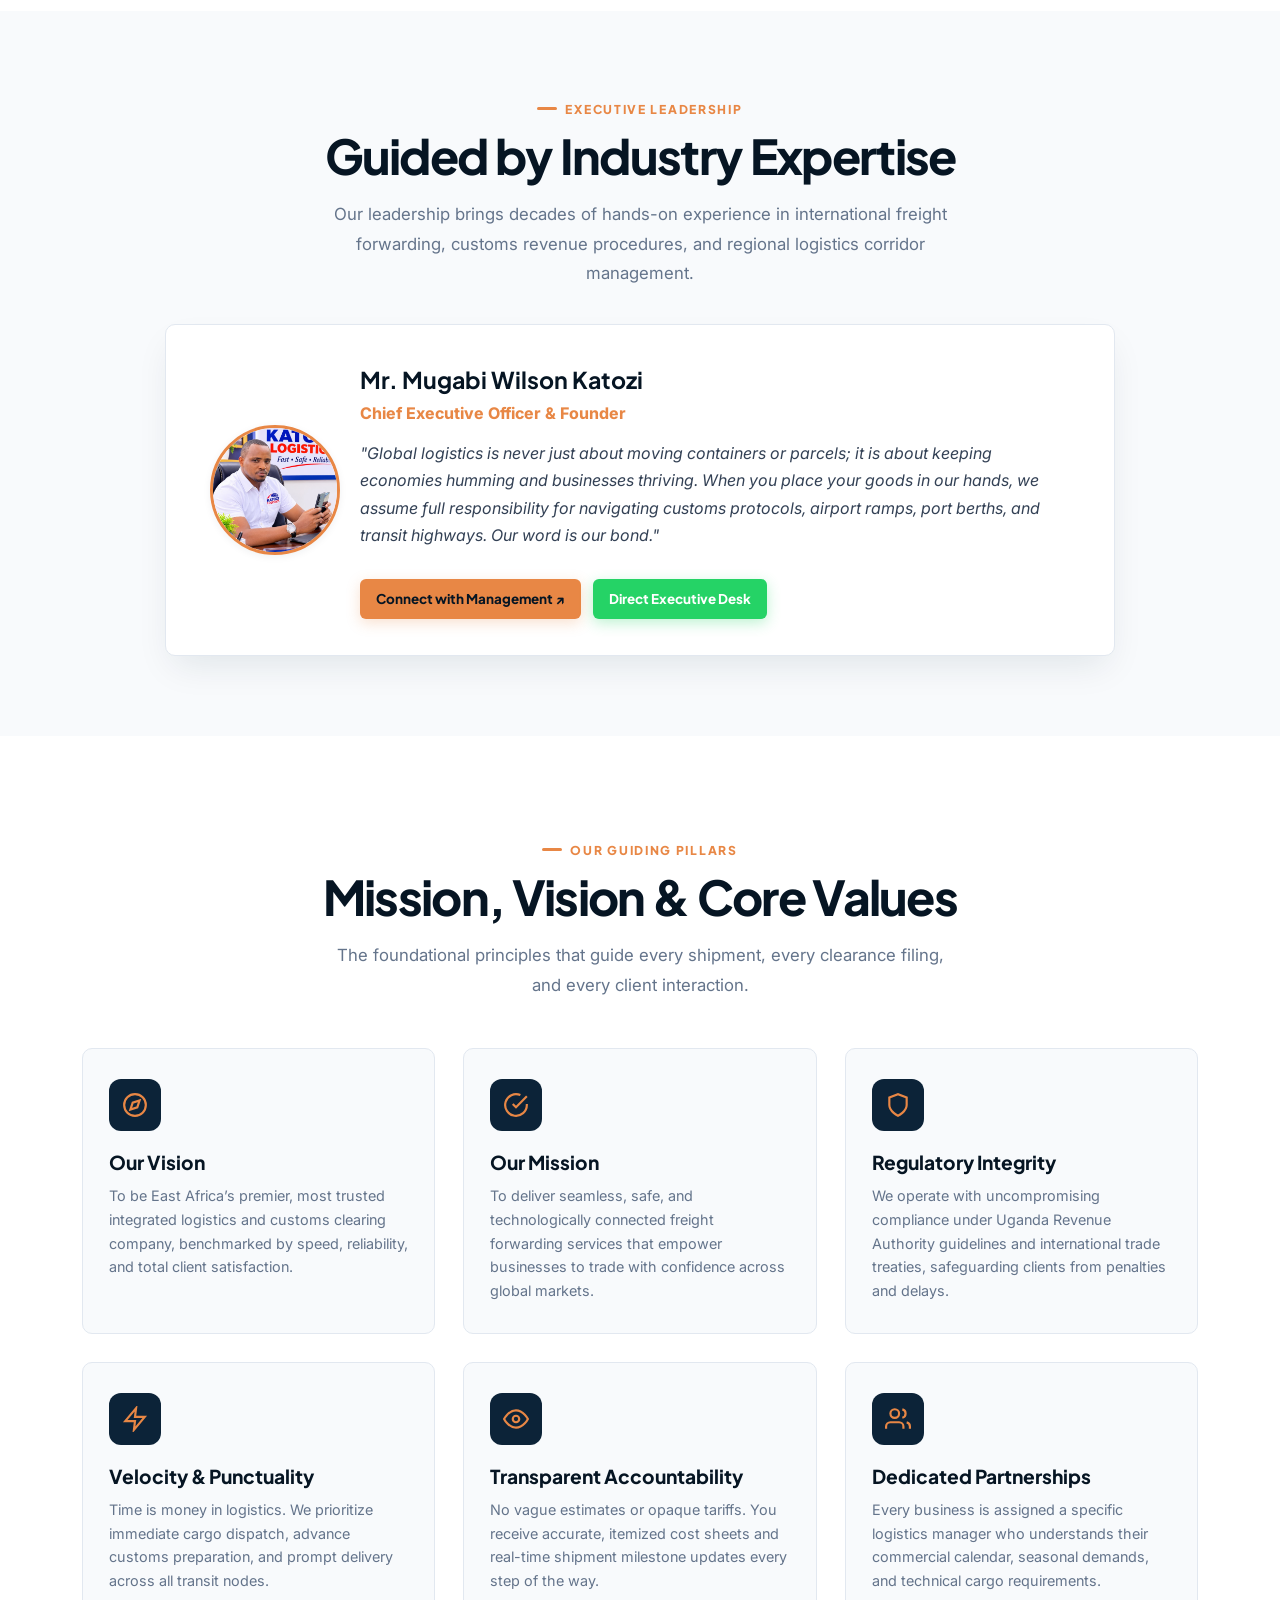
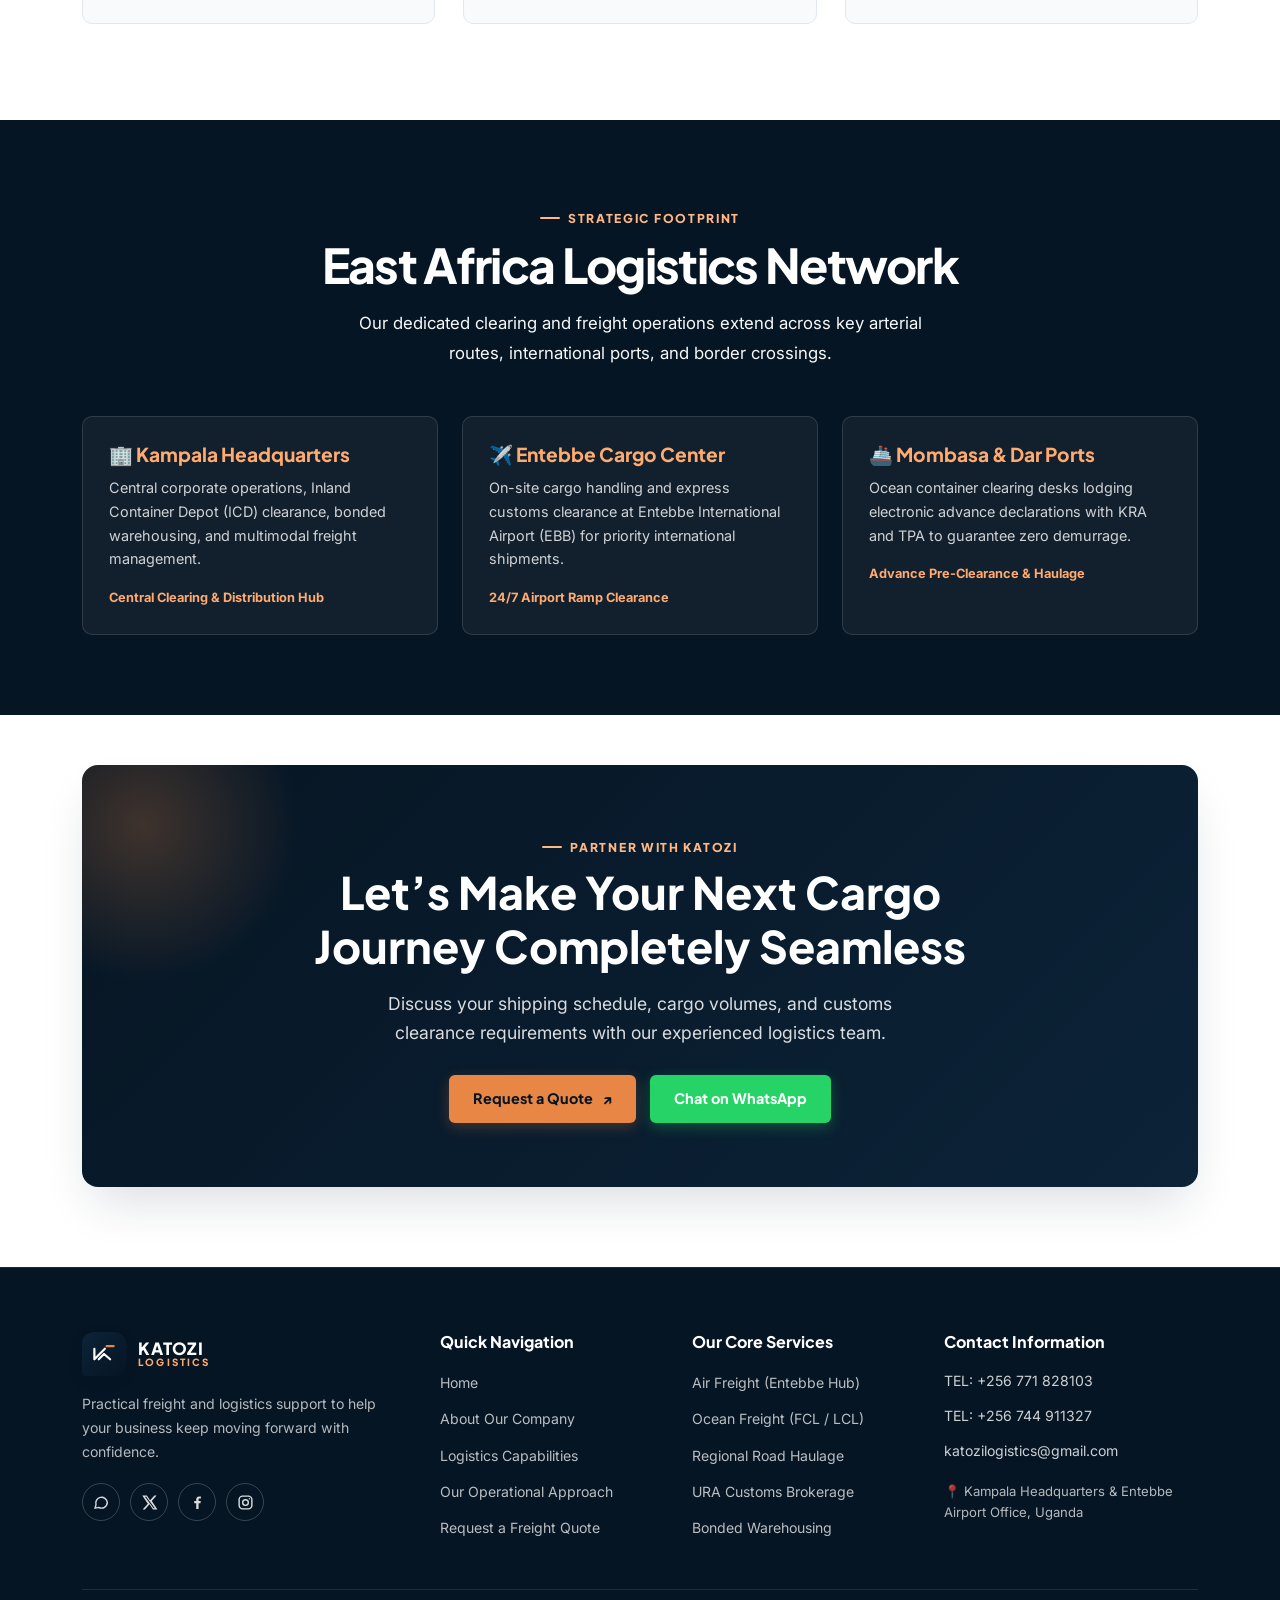
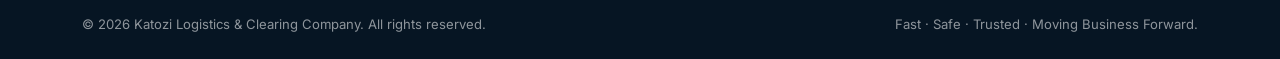
<file: about.html>
﻿<!doctype html>
<html lang="en">

<head>
    <meta charset="utf-8">
    <meta name="viewport" content="width=device-width, initial-scale=1">
    <meta name="theme-color" content="#061523">
    <meta name="description"
        content="Learn about Katozi Logistics & Clearing Company: our leadership, heritage, mission, and dedication to seamless freight forwarding and customs clearance in Uganda and East Africa.">
    <title>About Us | Katozi Logistics &amp; Clearing Company</title>

    <!-- Favicon -->
    <link rel="icon" type="image/svg+xml" href="data:image/svg+xml,<svg xmlns='http://www.w3.org/2000/svg' viewBox='0 0 32 32'><path d='M5 22 17 10m-7 12 6-6 7 6M5 10v12' stroke='%23ffffff' stroke-linecap='round' stroke-linejoin='round' stroke-width='2.5' fill='none'/><path d='M19 7h8' stroke='%23e88745' stroke-linecap='round' stroke-width='2.5'/></svg>">

    <!-- Bootstrap 5.3.3 CSS -->
    <link href="https://cdn.jsdelivr.net/npm/bootstrap@5.3.3/dist/css/bootstrap.min.css" rel="stylesheet" integrity="sha384-QWTKZyjpPEjISv5WaRU9OFeRpok6YctnYmDr5pNlyT2bRjXh0JMhjY6hW+ALEwIH" crossorigin="anonymous">

    <!-- Main Stylesheet -->
    <link rel="stylesheet" href="katozistyles.css">
</head>

<body>
    <!-- Top Announcement Bar -->
    <div class="topbar">
        <div class="container topbar-inner">
            <div class="topbar-note">
                <svg viewBox="0 0 24 24" fill="none" stroke="currentColor" stroke-width="2" aria-hidden="true">
                    <path d="M12 21s7-6.2 7-12a7 7 0 1 0-14 0c0 5.8 7 12 7 12Z" />
                    <circle cx="12" cy="9" r="2.3" />
                </svg>
                <span><strong>Reliable Logistics:</strong> Connecting Global Cargo Hubs with East African Corridors</span>
            </div>
            <div class="topbar-contact-items">
                <a href="tel:+256771828103">TEL: +256 771 828103</a>
                <a href="mailto:katozilogistics@gmail.com">katozilogistics@gmail.com</a>
            </div>
        </div>
    </div>

    <!-- Main Navigation Header -->
    <header class="site-header">
        <div class="container header-inner">
            <a class="brand" href="index.html" aria-label="Katozi Logistics Home">
                <span class="brand-mark" aria-hidden="true">
                    <svg viewBox="0 0 32 32" fill="none">
                        <path d="M5 22 17 10m-7 12 6-6 7 6M5 10v12" stroke="currentColor" stroke-linecap="round"
                            stroke-linejoin="round" stroke-width="2.5" />
                        <path d="M19 7h8" stroke="#e88745" stroke-linecap="round" stroke-width="2.5" />
                    </svg>
                </span>
                <span class="brand-name">KATOZI<small>LOGISTICS</small></span>
            </a>

            <!-- Navigation Links -->
            <nav class="nav-links" id="primaryNavigation" aria-label="Primary site navigation">
                <a href="index.html">Home</a>
                <a href="about.html" class="active">About</a>
                <a href="services.html">Services</a>
                <a href="our-approach.html">Our Approach</a>
                <a href="contact.html">Contact</a>
            </nav>

            <div class="nav-actions">
                <a class="button nav-cta" href="contact.html">Request a Quote <span aria-hidden="true">↗</span></a>
                <button class="mobile-nav-toggle" id="mobileNavToggle" aria-label="Toggle navigation menu" aria-expanded="false">
                    <span></span>
                    <span></span>
                    <span></span>
                </button>
            </div>
        </div>
    </header>

    <main>
        <!-- Page Inner Hero -->
        <section class="page-inner-hero">
            <div class="container">
                <div class="page-hero-content">
                    <div class="breadcrumbs">
                        <a href="index.html">Home</a>
                        <span>/</span>
                        <span>About Our Company</span>
                    </div>
                    <span class="eyebrow eyebrow-light">Heritage &middot; Leadership &middot; Integrity</span>
                    <h1 class="section-heading text-white">Connecting Global Supply Chains Across East Africa</h1>
                    <p class="section-copy text-light">Built on precision, velocity, and unwavering regulatory adherence, Katozi Logistics helps companies move cargo across borders without friction, delay, or unexpected expense.</p>
                </div>
            </div>
        </section>

        <!-- Main About Grid Section -->
        <section class="about" id="about">
            <div class="container about-grid">
                <div class="about-visual">
                    <img class="about-main-image" src="cargo%20%26%20ware%20housing.jpg"
                        alt="Cargo and warehousing operations inside a modern logistics facility" loading="lazy">
                    <img class="about-accent-image" src="clear%202.jpg"
                        alt="Freight containers lined up at a shipping port ready for customs clearance" loading="lazy">
                    <span class="about-tag">Logistics with purpose</span>
                </div>
                <div class="about-copy">
                    <span class="eyebrow">Our Story</span>
                    <h2 class="section-heading">A Dependable Logistics Partner for Every Shipment.</h2>
                    <p>Katozi Logistics &amp; Clearing Company was established to solve one of the greatest challenges facing businesses in East Africa: delays, uncertainty, and fragmented communication in freight shipping and customs clearance.</p>
                    <p>From our headquarters in Kampala and operational clearance offices at Entebbe International Airport, the Port of Mombasa, and Port of Dar es Salaam, we bring air, ocean, and overland freight into a unified, transparent journey.</p>
                    <p>Every consignment represents a client's hard-earned business promise. That is why we listen first, verify cargo requirements, and deploy customized freight strategies that safeguard cargo integrity and deliver on time.</p>
                    <ul class="about-points">
                        <li><span class="check" aria-hidden="true">✓</span><span>Practical multimodal support across air, sea, and overland road transport</span></li>
                        <li><span class="check" aria-hidden="true">✓</span><span>Proactive clearance procedures that prevent costly port demurrage and penalties</span></li>
                        <li><span class="check" aria-hidden="true">✓</span><span>Tailored logistics planning designed around your specific schedule and cargo needs</span></li>
                    </ul>
                    <a class="button button-dark" href="our-approach.html">Discover Our Operational Approach <span aria-hidden="true">&rarr;</span></a>
                </div>
            </div>
        </section>

        <!-- Executive Leadership Section -->
        <section style="padding-block: 80px; background: var(--paper);">
            <div class="container">
                <div class="text-center" style="max-width: 680px; margin: 0 auto 36px;">
                    <span class="eyebrow">Executive Leadership</span>
                    <h2 class="section-heading">Guided by Industry Expertise</h2>
                    <p class="section-copy" style="margin: 0 auto;">Our leadership brings decades of hands-on experience in international freight forwarding, customs revenue procedures, and regional logistics corridor management.</p>
                </div>

                <div class="ceo-spotlight" style="max-width: 950px; margin: 0 auto; padding: 36px clamp(24px, 4vw, 44px); background: var(--white); border: 1px solid var(--line); box-shadow: var(--shadow);">
                    <img class="ceo-image" style="width: 130px; height: 130px;" src="CEO.jpeg" alt="Mr Mugabi Wilson Katozi, Chief Executive Officer" loading="lazy">
                    <div class="ceo-meta">
                        <strong style="font-size: 1.45rem; color: var(--navy-deep);">Mr. Mugabi Wilson Katozi</strong>
                        <span style="color: var(--orange); font-size: 1rem; font-weight: 750;">Chief Executive Officer &amp; Founder</span>
                        <p class="ceo-quote" style="font-size: 1rem; margin-top: 14px; line-height: 1.7; color: var(--text-body);">
                            "Global logistics is never just about moving containers or parcels; it is about keeping economies humming and businesses thriving. When you place your goods in our hands, we assume full responsibility for navigating customs protocols, airport ramps, port berths, and transit highways. Our word is our bond."
                        </p>
                        <div style="margin-top: 14px; display: flex; flex-wrap: wrap; gap: 12px;">
                            <a href="contact.html" class="button" style="min-height: 40px; padding: 0 16px; font-size: 0.84rem;">Connect with Management ↗</a>
                            <a href="https://wa.me/256744911327" target="_blank" rel="noopener noreferrer" class="button btn-whatsapp" style="min-height: 40px; padding: 0 16px; font-size: 0.84rem;">Direct Executive Desk</a>
                        </div>
                    </div>
                </div>
            </div>
        </section>

        <!-- Mission, Vision & Values Grid -->
        <section class="why-us-section">
            <div class="container">
                <div class="text-center" style="max-width: 660px; margin: 0 auto 40px;">
                    <span class="eyebrow">Our Guiding Pillars</span>
                    <h2 class="section-heading">Mission, Vision &amp; Core Values</h2>
                    <p class="section-copy" style="margin: 0 auto;">The foundational principles that guide every shipment, every clearance filing, and every client interaction.</p>
                </div>
                <div class="features-grid">
                    <div class="feature-box">
                        <div class="feature-icon-wrap">
                            <svg viewBox="0 0 24 24" fill="none" stroke="currentColor" stroke-width="2">
                                <circle cx="12" cy="12" r="10"/>
                                <polygon points="16.24 7.76 14.12 14.12 7.76 16.24 9.88 9.88 16.24 7.76"/>
                            </svg>
                        </div>
                        <h3>Our Vision</h3>
                        <p>To be East Africa’s premier, most trusted integrated logistics and customs clearing company, benchmarked by speed, reliability, and total client satisfaction.</p>
                    </div>

                    <div class="feature-box">
                        <div class="feature-icon-wrap">
                            <svg viewBox="0 0 24 24" fill="none" stroke="currentColor" stroke-width="2">
                                <path d="M22 11.08V12a10 10 0 1 1-5.93-9.14"/>
                                <polyline points="22 4 12 14.01 9 11.01"/>
                            </svg>
                        </div>
                        <h3>Our Mission</h3>
                        <p>To deliver seamless, safe, and technologically connected freight forwarding services that empower businesses to trade with confidence across global markets.</p>
                    </div>

                    <div class="feature-box">
                        <div class="feature-icon-wrap">
                            <svg viewBox="0 0 24 24" fill="none" stroke="currentColor" stroke-width="2">
                                <path d="M12 22s8-4 8-10V5l-8-3-8 3v7c0 6 8 10 8 10z"/>
                            </svg>
                        </div>
                        <h3>Regulatory Integrity</h3>
                        <p>We operate with uncompromising compliance under Uganda Revenue Authority guidelines and international trade treaties, safeguarding clients from penalties and delays.</p>
                    </div>

                    <div class="feature-box">
                        <div class="feature-icon-wrap">
                            <svg viewBox="0 0 24 24" fill="none" stroke="currentColor" stroke-width="2">
                                <polygon points="13 2 3 14 12 14 11 22 21 10 12 10 13 2"/>
                            </svg>
                        </div>
                        <h3>Velocity &amp; Punctuality</h3>
                        <p>Time is money in logistics. We prioritize immediate cargo dispatch, advance customs preparation, and prompt delivery across all transit nodes.</p>
                    </div>

                    <div class="feature-box">
                        <div class="feature-icon-wrap">
                            <svg viewBox="0 0 24 24" fill="none" stroke="currentColor" stroke-width="2">
                                <path d="M1 12s4-8 11-8 11 8 11 8-4 8-11 8-11-8-11-8z"/>
                                <circle cx="12" cy="12" r="3"/>
                            </svg>
                        </div>
                        <h3>Transparent Accountability</h3>
                        <p>No vague estimates or opaque tariffs. You receive accurate, itemized cost sheets and real-time shipment milestone updates every step of the way.</p>
                    </div>

                    <div class="feature-box">
                        <div class="feature-icon-wrap">
                            <svg viewBox="0 0 24 24" fill="none" stroke="currentColor" stroke-width="2">
                                <path d="M17 21v-2a4 4 0 0 0-4-4H5a4 4 0 0 0-4 4v2"/>
                                <circle cx="9" cy="7" r="4"/>
                                <path d="M23 21v-2a4 4 0 0 0-3-3.87"/>
                                <path d="M16 3.13a4 4 0 0 1 0 7.75"/>
                            </svg>
                        </div>
                        <h3>Dedicated Partnerships</h3>
                        <p>Every business is assigned a specific logistics manager who understands their commercial calendar, seasonal demands, and technical cargo requirements.</p>
                    </div>
                </div>
            </div>
        </section>

        <!-- Regional Operational Corridors Section -->
        <section style="padding-block: 80px; background: var(--navy-deep); color: var(--white);">
            <div class="container">
                <div class="text-center" style="max-width: 700px; margin: 0 auto 48px;">
                    <span class="eyebrow eyebrow-light">Strategic Footprint</span>
                    <h2 class="section-heading text-white">East Africa Logistics Network</h2>
                    <p class="section-copy text-light" style="margin: 0 auto;">Our dedicated clearing and freight operations extend across key arterial routes, international ports, and border crossings.</p>
                </div>

                <div class="row g-4">
                    <div class="col-md-4">
                        <div style="background: rgba(255,255,255,0.05); border: 1px solid rgba(255,255,255,0.12); border-radius: var(--radius-md); padding: 26px; height: 100%;">
                            <h3 style="color: #ffaa6e; font-size: 1.2rem; margin-bottom: 10px;">🏢 Kampala Headquarters</h3>
                            <p style="color: rgba(255,255,255,0.8); font-size: 0.9rem; line-height: 1.65;">Central corporate operations, Inland Container Depot (ICD) clearance, bonded warehousing, and multimodal freight management.</p>
                            <span style="display: block; font-size: 0.8rem; color: #ffaa6e; font-weight: 700; margin-top: 14px;">Central Clearing &amp; Distribution Hub</span>
                        </div>
                    </div>
                    <div class="col-md-4">
                        <div style="background: rgba(255,255,255,0.05); border: 1px solid rgba(255,255,255,0.12); border-radius: var(--radius-md); padding: 26px; height: 100%;">
                            <h3 style="color: #ffaa6e; font-size: 1.2rem; margin-bottom: 10px;">✈️ Entebbe Cargo Center</h3>
                            <p style="color: rgba(255,255,255,0.8); font-size: 0.9rem; line-height: 1.65;">On-site cargo handling and express customs clearance at Entebbe International Airport (EBB) for priority international shipments.</p>
                            <span style="display: block; font-size: 0.8rem; color: #ffaa6e; font-weight: 700; margin-top: 14px;">24/7 Airport Ramp Clearance</span>
                        </div>
                    </div>
                    <div class="col-md-4">
                        <div style="background: rgba(255,255,255,0.05); border: 1px solid rgba(255,255,255,0.12); border-radius: var(--radius-md); padding: 26px; height: 100%;">
                            <h3 style="color: #ffaa6e; font-size: 1.2rem; margin-bottom: 10px;">🚢 Mombasa &amp; Dar Ports</h3>
                            <p style="color: rgba(255,255,255,0.8); font-size: 0.9rem; line-height: 1.65;">Ocean container clearing desks lodging electronic advance declarations with KRA and TPA to guarantee zero demurrage.</p>
                            <span style="display: block; font-size: 0.8rem; color: #ffaa6e; font-weight: 700; margin-top: 14px;">Advance Pre-Clearance &amp; Haulage</span>
                        </div>
                    </div>
                </div>
            </div>
        </section>

        <!-- Call to Action Banner -->
        <section class="container" style="margin-top: 50px;">
            <div class="mega-cta-banner">
                <span class="eyebrow eyebrow-light">Partner With Katozi</span>
                <h2>Let’s Make Your Next Cargo Journey Completely Seamless</h2>
                <p>Discuss your shipping schedule, cargo volumes, and customs clearance requirements with our experienced logistics team.</p>
                <div class="mega-cta-actions">
                    <a class="button" href="contact.html">Request a Quote <span aria-hidden="true">↗</span></a>
                    <a class="button btn-whatsapp" href="https://wa.me/256744911327?text=Hello%20Katozi%20Logistics,%20I%20would%20like%20to%20learn%20more%20about%20your%20services." target="_blank" rel="noopener noreferrer">
                        Chat on WhatsApp
                    </a>
                </div>
            </div>
        </section>
    </main>

    <!-- Master Footer -->
    <footer class="footer">
        <div class="container">
            <div class="footer-top">
                <div class="footer-brand-pane">
                    <a class="brand" href="index.html" aria-label="Katozi Logistics Home">
                        <span class="brand-mark" aria-hidden="true">
                            <svg viewBox="0 0 32 32" fill="none">
                                <path d="M5 22 17 10m-7 12 6-6 7 6M5 10v12" stroke="currentColor" stroke-linecap="round"
                                    stroke-linejoin="round" stroke-width="2.5" />
                                <path d="M19 7h8" stroke="#e88745" stroke-linecap="round" stroke-width="2.5" />
                            </svg>
                        </span>
                        <span class="brand-name">KATOZI<small>LOGISTICS</small></span>
                    </a>
                    <p class="footer-summary">Practical freight and logistics support to help your business keep moving forward with confidence.</p>
                    <nav class="social-links" aria-label="Social media">
                        <a href="https://wa.me/256744911327" target="_blank" rel="noopener noreferrer" aria-label="WhatsApp">
                            <svg viewBox="0 0 24 24" fill="none" stroke="currentColor" stroke-width="2"><path d="M20.2 11.7a8.2 8.2 0 0 1-12.1 7.2L3 20l1.2-4.9a8.2 8.2 0 1 1 16-3.4Z"/></svg>
                        </a>
                        <a href="https://x.com/" target="_blank" rel="noopener noreferrer" aria-label="X"><svg viewBox="0 0 24 24" fill="currentColor"><path d="M18.9 2H22l-6.8 7.8L23.2 22h-6.3L12 14.6 5.5 22H2.3l7.3-8.4L1.8 2h6.5l4.5 6.8L18.9 2Zm-1.1 18h1.7L7.3 3.9H5.5L17.8 20Z"/></svg></a>
                        <a href="https://www.facebook.com/" target="_blank" rel="noopener noreferrer" aria-label="Facebook"><svg viewBox="0 0 24 24" fill="currentColor"><path d="M13.5 21v-8h2.7l.4-3.1h-3.1v-2c0-.9.3-1.5 1.6-1.5h1.7V3.6c-.3 0-1.3-.1-2.4-.1-2.5 0-4.2 1.5-4.2 4.3v2.1H7.4V13h2.8v8h3.3Z"/></svg></a>
                        <a href="https://www.instagram.com/" target="_blank" rel="noopener noreferrer" aria-label="Instagram"><svg viewBox="0 0 24 24" fill="none" stroke="currentColor" stroke-width="2"><rect x="3" y="3" width="18" height="18" rx="5"/><circle cx="12" cy="12" r="4"/><circle cx="17.5" cy="6.8" r="1" fill="currentColor" stroke="none"/></svg></a>
                    </nav>
                </div>

                <div class="footer-col">
                    <h3>Quick Navigation</h3>
                    <ul>
                        <li><a href="index.html">Home</a></li>
                        <li><a href="about.html">About Our Company</a></li>
                        <li><a href="services.html">Logistics Capabilities</a></li>
                        <li><a href="our-approach.html">Our Operational Approach</a></li>
                        <li><a href="contact.html">Request a Freight Quote</a></li>
                    </ul>
                </div>

                <div class="footer-col">
                    <h3>Our Core Services</h3>
                    <ul>
                        <li><a href="services.html#air">Air Freight (Entebbe Hub)</a></li>
                        <li><a href="services.html#sea">Ocean Freight (FCL / LCL)</a></li>
                        <li><a href="services.html#road">Regional Road Haulage</a></li>
                        <li><a href="services.html#customs">URA Customs Brokerage</a></li>
                        <li><a href="services.html#warehousing">Bonded Warehousing</a></li>
                    </ul>
                </div>

                <div class="footer-col">
                    <h3>Contact Information</h3>
                    <div class="footer-contact-items">
                        <a href="tel:+256771828103">TEL: +256 771 828103</a>
                        <a href="tel:+256744911327">TEL: +256 744 911327</a>
                        <a href="mailto:katozilogistics@gmail.com">katozilogistics@gmail.com</a>
                        <div style="color: rgba(255,255,255,0.7); font-size: 0.82rem; margin-top: 6px;">
                            📍 Kampala Headquarters &amp; Entebbe Airport Office, Uganda
                        </div>
                    </div>
                </div>
            </div>

            <div class="footer-bottom">
                <span>&copy; 2026 Katozi Logistics &amp; Clearing Company. All rights reserved.</span>
                <span>Fast &middot; Safe &middot; Trusted &middot; Moving Business Forward.</span>
            </div>
        </div>
    </footer>

    <!-- Bootstrap 5.3.3 Bundle JS -->
    <script src="https://cdn.jsdelivr.net/npm/bootstrap@5.3.3/dist/js/bootstrap.bundle.min.js" integrity="sha384-YvpcrYf0tY3lHB60NNkmXc5s9fDVZLESaAA55NDzOxhy9GkcIdslK1eN7N6jIeHz" crossorigin="anonymous"></script>

    <!-- Custom App Script -->
    <script src="script.js"></script>
</body>

</html>
</file>
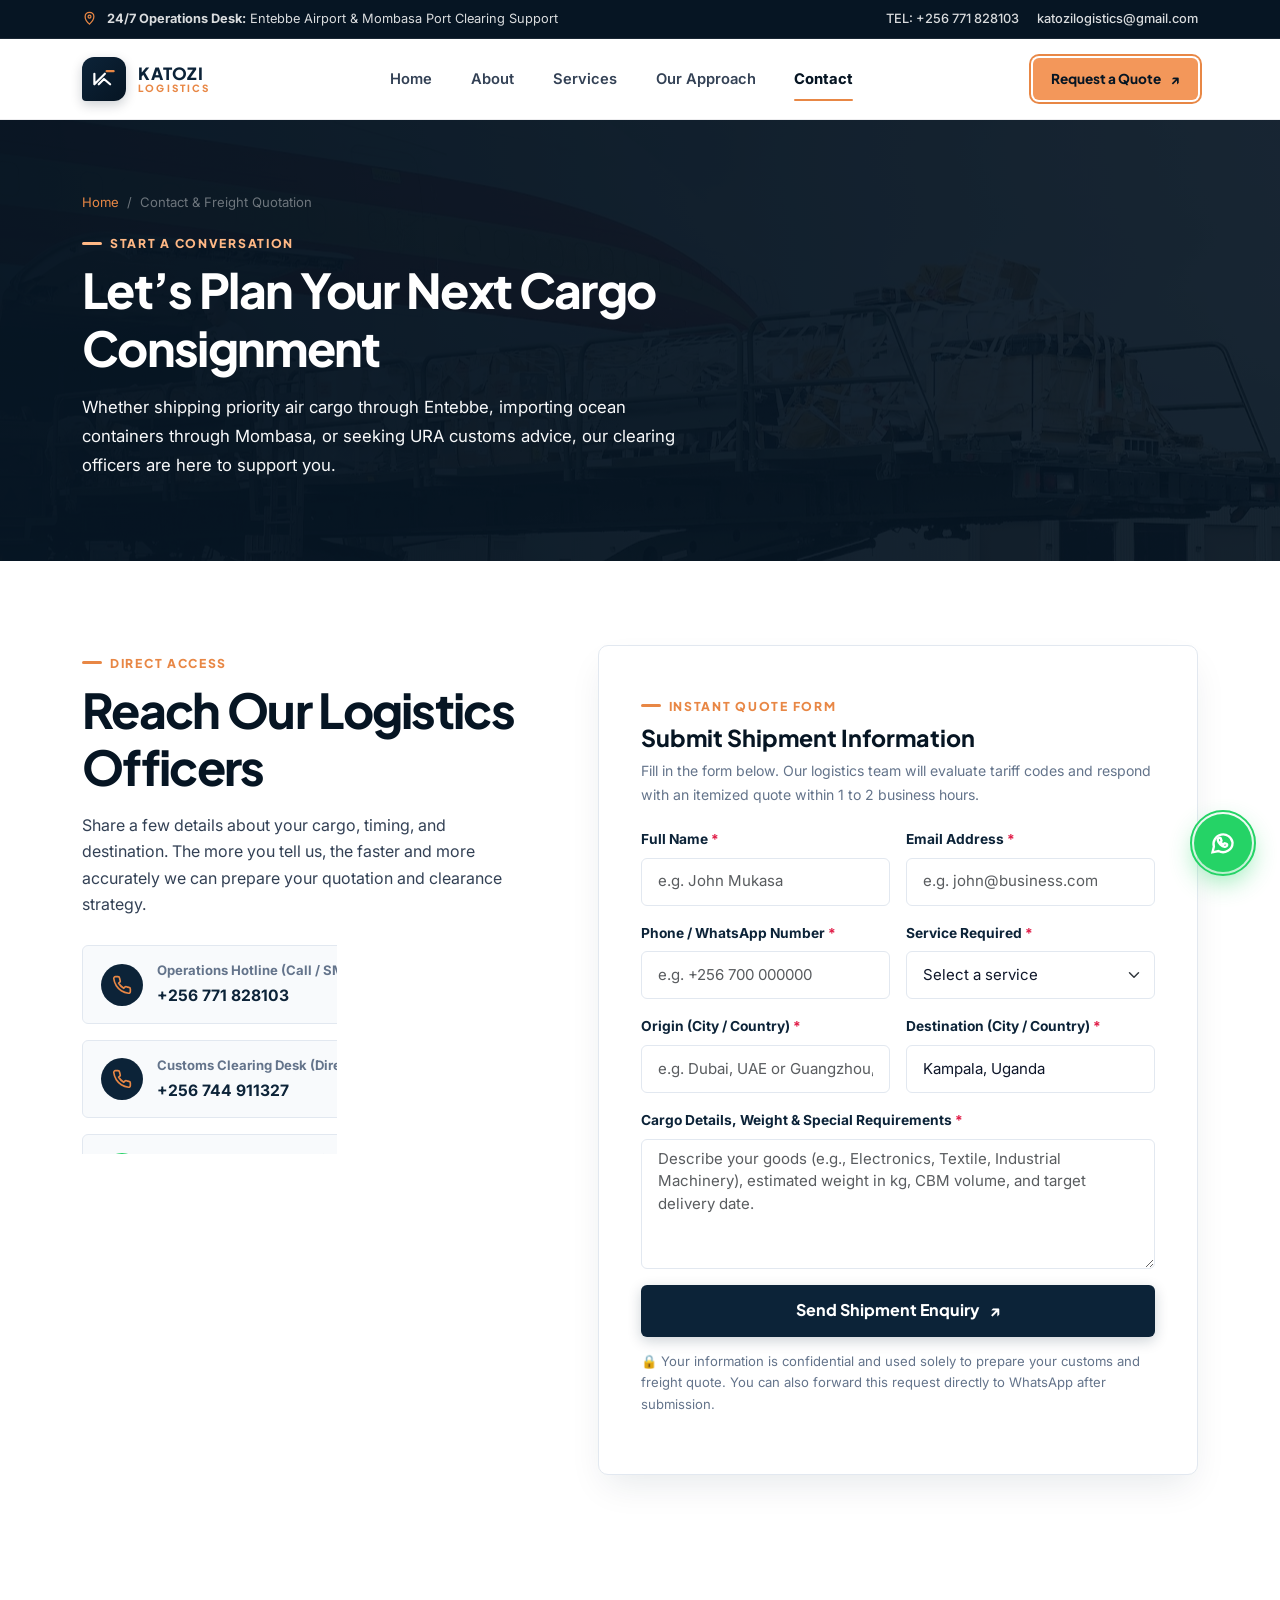
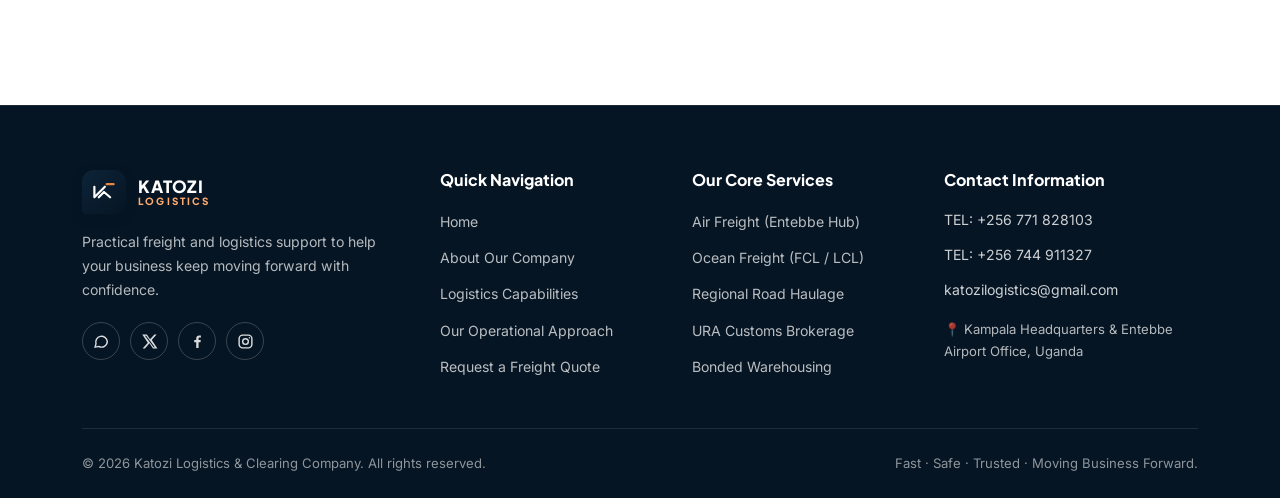
<file: contact.html>
﻿<!doctype html>
<html lang="en">

<head>
    <meta charset="utf-8">
    <meta name="viewport" content="width=device-width, initial-scale=1">
    <meta name="theme-color" content="#061523">
    <meta name="description"
        content="Contact Katozi Logistics & Clearing Company in Kampala & Entebbe, Uganda. Request an instant freight quote or customs clearing advisory for air, sea, and road cargo.">
    <title>Contact Us &amp; Request a Quote | Katozi Logistics</title>

    <!-- Favicon -->
    <link rel="icon" type="image/svg+xml" href="data:image/svg+xml,<svg xmlns='http://www.w3.org/2000/svg' viewBox='0 0 32 32'><path d='M5 22 17 10m-7 12 6-6 7 6M5 10v12' stroke='%23ffffff' stroke-linecap='round' stroke-linejoin='round' stroke-width='2.5' fill='none'/><path d='M19 7h8' stroke='%23e88745' stroke-linecap='round' stroke-width='2.5'/></svg>">

    <!-- Bootstrap 5.3.3 CSS -->
    <link href="https://cdn.jsdelivr.net/npm/bootstrap@5.3.3/dist/css/bootstrap.min.css" rel="stylesheet" integrity="sha384-QWTKZyjpPEjISv5WaRU9OFeRpok6YctnYmDr5pNlyT2bRjXh0JMhjY6hW+ALEwIH" crossorigin="anonymous">

    <!-- Main Stylesheet -->
    <link rel="stylesheet" href="katozistyles.css">
</head>

<body>
    <!-- Top Announcement Bar -->
    <div class="topbar">
        <div class="container topbar-inner">
            <div class="topbar-note">
                <svg viewBox="0 0 24 24" fill="none" stroke="currentColor" stroke-width="2" aria-hidden="true">
                    <path d="M12 21s7-6.2 7-12a7 7 0 1 0-14 0c0 5.8 7 12 7 12Z" />
                    <circle cx="12" cy="9" r="2.3" />
                </svg>
                <span><strong>24/7 Operations Desk:</strong> Entebbe Airport &amp; Mombasa Port Clearing Support</span>
            </div>
            <div class="topbar-contact-items">
                <a href="tel:+256771828103">TEL: +256 771 828103</a>
                <a href="mailto:katozilogistics@gmail.com">katozilogistics@gmail.com</a>
            </div>
        </div>
    </div>

    <!-- Main Navigation Header -->
    <header class="site-header">
        <div class="container header-inner">
            <a class="brand" href="index.html" aria-label="Katozi Logistics Home">
                <span class="brand-mark" aria-hidden="true">
                    <svg viewBox="0 0 32 32" fill="none">
                        <path d="M5 22 17 10m-7 12 6-6 7 6M5 10v12" stroke="currentColor" stroke-linecap="round"
                            stroke-linejoin="round" stroke-width="2.5" />
                        <path d="M19 7h8" stroke="#e88745" stroke-linecap="round" stroke-width="2.5" />
                    </svg>
                </span>
                <span class="brand-name">KATOZI<small>LOGISTICS</small></span>
            </a>

            <!-- Navigation Links -->
            <nav class="nav-links" id="primaryNavigation" aria-label="Primary site navigation">
                <a href="index.html">Home</a>
                <a href="about.html">About</a>
                <a href="services.html">Services</a>
                <a href="our-approach.html">Our Approach</a>
                <a href="contact.html" class="active">Contact</a>
            </nav>

            <div class="nav-actions">
                <a class="button nav-cta" href="contact.html">Request a Quote <span aria-hidden="true">↗</span></a>
                <button class="mobile-nav-toggle" id="mobileNavToggle" aria-label="Toggle navigation menu" aria-expanded="false">
                    <span></span>
                    <span></span>
                    <span></span>
                </button>
            </div>
        </div>
    </header>

    <main>
        <!-- Page Inner Hero -->
        <section class="page-inner-hero">
            <div class="container">
                <div class="page-hero-content">
                    <div class="breadcrumbs">
                        <a href="index.html">Home</a>
                        <span>/</span>
                        <span>Contact &amp; Freight Quotation</span>
                    </div>
                    <span class="eyebrow eyebrow-light">Start a Conversation</span>
                    <h1 class="section-heading text-white">Let’s Plan Your Next Cargo Consignment</h1>
                    <p class="section-copy text-light">Whether shipping priority air cargo through Entebbe, importing ocean containers through Mombasa, or seeking URA customs advice, our clearing officers are here to support you.</p>
                </div>
            </div>
        </section>

        <!-- Main Contact Page Layout -->
        <section class="contact" id="contact">
            <div class="container contact-page-layout">
                <!-- Left Column: Contact Channels & Leadership -->
                <div class="contact-page-intro">
                    <span class="eyebrow">Direct Access</span>
                    <h2 class="section-heading">Reach Our Logistics Officers</h2>
                    <p>Share a few details about your cargo, timing, and destination. The more you tell us, the faster and more accurately we can prepare your quotation and clearance strategy.</p>

                    <!-- Multi-channel List -->
                    <div class="contact-channels-list">
                        <div class="contact-channel-item">
                            <div class="channel-icon">
                                <svg viewBox="0 0 24 24" fill="none" stroke="currentColor" stroke-width="2">
                                    <path d="M22 16.92v3a2 2 0 0 1-2.18 2 19.79 19.79 0 0 1-8.63-3.07 19.5 19.5 0 0 1-6-6 19.79 19.79 0 0 1-3.07-8.67A2 2 0 0 1 4.11 2h3a2 2 0 0 1 2 1.72 12.84 12.84 0 0 0 .7 2.81 2 2 0 0 1-.45 2.11L8.09 9.91a16 16 0 0 0 6 6l1.27-1.27a2 2 0 0 1 2.11-.45 12.84 12.84 0 0 0 2.81.7A2 2 0 0 1 22 16.92z"/>
                                </svg>
                            </div>
                            <div class="channel-text">
                                <strong>Operations Hotline (Call / SMS)</strong>
                                <a href="tel:+256771828103">+256 771 828103</a>
                            </div>
                        </div>

                        <div class="contact-channel-item">
                            <div class="channel-icon">
                                <svg viewBox="0 0 24 24" fill="none" stroke="currentColor" stroke-width="2">
                                    <path d="M22 16.92v3a2 2 0 0 1-2.18 2 19.79 19.79 0 0 1-8.63-3.07 19.5 19.5 0 0 1-6-6 19.79 19.79 0 0 1-3.07-8.67A2 2 0 0 1 4.11 2h3a2 2 0 0 1 2 1.72 12.84 12.84 0 0 0 .7 2.81 2 2 0 0 1-.45 2.11L8.09 9.91a16 16 0 0 0 6 6l1.27-1.27a2 2 0 0 1 2.11-.45 12.84 12.84 0 0 0 2.81.7A2 2 0 0 1 22 16.92z"/>
                                </svg>
                            </div>
                            <div class="channel-text">
                                <strong>Customs Clearing Desk (Direct Line)</strong>
                                <a href="tel:+256744911327">+256 744 911327</a>
                            </div>
                        </div>

                        <div class="contact-channel-item">
                            <div class="channel-icon" style="background: #25D366; color: #fff;">
                                <svg viewBox="0 0 24 24" fill="none" stroke="currentColor" stroke-width="2">
                                    <path d="M20.2 11.7a8.2 8.2 0 0 1-12.1 7.2L3 20l1.2-4.9a8.2 8.2 0 1 1 16-3.4Z"/>
                                    <path d="M8.2 8.1c.2-.5.5-.5.8-.5h.5c.2 0 .4.1.5.4l.7 1.6c.1.2.1.4 0 .6l-.5.6c-.2.2-.2.4 0 .6.4.7 1 1.4 1.7 1.8.2.1.4.1.6-.1l.7-.8c.2-.2.4-.2.6-.1l1.5.7c.2.1.3.3.3.5 0 .5-.3 1.1-.7 1.4-.4.4-1 .6-1.5.5-1.2-.2-2.5-.9-3.6-1.9-1.1-1-2-2.4-2.3-3.7-.2-.6.1-1.2.4-1.6l.3-.1Z"/>
                                </svg>
                            </div>
                            <div class="channel-text">
                                <strong>Fast WhatsApp Consultation</strong>
                                <a href="https://wa.me/256744911327?text=Hello%20Katozi%20Logistics,%20I%20would%20like%20to%20enquire%20about%20freight%20and%20clearing." target="_blank" rel="noopener noreferrer">Chat on WhatsApp ↗</a>
                            </div>
                        </div>

                        <div class="contact-channel-item">
                            <div class="channel-icon">
                                <svg viewBox="0 0 24 24" fill="none" stroke="currentColor" stroke-width="2">
                                    <path d="M4 4h16c1.1 0 2 .9 2 2v12c0 1.1-.9 2-2 2H4c-1.1 0-2-.9-2-2V6c0-1.1.9-2 2-2z"/>
                                    <polyline points="22,6 12,13 2,6"/>
                                </svg>
                            </div>
                            <div class="channel-text">
                                <strong>Official Correspondence Email</strong>
                                <a href="mailto:katozilogistics@gmail.com">katozilogistics@gmail.com</a>
                            </div>
                        </div>

                        <div class="contact-channel-item">
                            <div class="channel-icon">
                                <svg viewBox="0 0 24 24" fill="none" stroke="currentColor" stroke-width="2">
                                    <path d="M21 10c0 7-9 13-9 13s-9-6-9-13a9 9 0 0 1 18 0z"/>
                                    <circle cx="12" cy="10" r="3"/>
                                </svg>
                            </div>
                            <div class="channel-text">
                                <strong>Physical Address &amp; Operating Hub</strong>
                                <span>Kampala Head Office &amp; Entebbe Airport Cargo Desk, Uganda</span>
                            </div>
                        </div>
                    </div>

                    <!-- CEO Spotlight -->
                    <div class="ceo-spotlight">
                        <img class="ceo-image" src="CEO.jpeg" alt="Mr Mugabi Wilson Katozi, Chief Executive Officer" loading="lazy">
                        <div class="ceo-meta">
                            <strong>Mr. Mugabi Wilson Katozi</strong>
                            <span>Chief Executive Officer</span>
                            <span style="font-size: 0.78rem; color: var(--muted); margin-top: 2px;">"Direct oversight. Transparent pricing. Guaranteed delivery."</span>
                        </div>
                    </div>
                </div>

                <!-- Right Column: Interactive Quotation Form -->
                <div class="contact-form-card">
                    <span class="eyebrow">Instant Quote Form</span>
                    <h3 style="font-size: 1.45rem; margin-bottom: 8px;">Submit Shipment Information</h3>
                    <p style="color: var(--muted); font-size: 0.88rem; margin-bottom: 22px;">Fill in the form below. Our logistics team will evaluate tariff codes and respond with an itemized quote within 1 to 2 business hours.</p>

                    <form id="contact-form" novalidate>
                        <div class="row g-3">
                            <div class="col-md-6">
                                <label class="form-label" for="contact-name">Full Name <span aria-hidden="true">*</span></label>
                                <input class="form-control" id="contact-name" name="name" autocomplete="name" placeholder="e.g. John Mukasa" required>
                            </div>
                            <div class="col-md-6">
                                <label class="form-label" for="contact-email">Email Address <span aria-hidden="true">*</span></label>
                                <input class="form-control" id="contact-email" name="email" type="email" autocomplete="email" placeholder="e.g. john@business.com" required>
                            </div>
                            <div class="col-md-6">
                                <label class="form-label" for="contact-phone">Phone / WhatsApp Number <span aria-hidden="true">*</span></label>
                                <input class="form-control" id="contact-phone" name="phone" type="tel" autocomplete="tel" placeholder="e.g. +256 700 000000" required>
                            </div>
                            <div class="col-md-6">
                                <label class="form-label" for="contact-service">Service Required <span aria-hidden="true">*</span></label>
                                <select class="form-select" id="contact-service" name="service" required>
                                    <option value="">Select a service</option>
                                    <option value="Air freight">✈️ Air Freight Express (Entebbe Airport)</option>
                                    <option value="Sea freight">🚢 Sea Freight - Full Container (FCL)</option>
                                    <option value="Sea freight - LCL">📦 Sea Freight - Consolidated (LCL / CBM)</option>
                                    <option value="Road transport">🚛 Regional Road Haulage (East Africa)</option>
                                    <option value="Customs clearance">📑 URA Customs Clearance &amp; Brokerage</option>
                                    <option value="Cargo & warehousing">🏢 Bonded Warehousing &amp; Storage</option>
                                    <option value="Not sure yet">💬 Not sure yet (Need Consultation)</option>
                                </select>
                            </div>
                            <div class="col-md-6">
                                <label class="form-label" for="contact-origin">Origin (City / Country) <span aria-hidden="true">*</span></label>
                                <input class="form-control" id="contact-origin" name="origin" placeholder="e.g. Dubai, UAE or Guangzhou, China" required>
                            </div>
                            <div class="col-md-6">
                                <label class="form-label" for="contact-destination">Destination (City / Country) <span aria-hidden="true">*</span></label>
                                <input class="form-control" id="contact-destination" name="destination" placeholder="e.g. Kampala, Uganda" value="Kampala, Uganda" required>
                            </div>
                            <div class="col-12">
                                <label class="form-label" for="contact-message">Cargo Details, Weight &amp; Special Requirements <span aria-hidden="true">*</span></label>
                                <textarea class="form-control" id="contact-message" name="message" rows="4"
                                    placeholder="Describe your goods (e.g., Electronics, Textile, Industrial Machinery), estimated weight in kg, CBM volume, and target delivery date."
                                    required></textarea>
                            </div>
                            <div class="col-12">
                                <button class="button button-dark" type="submit" style="width: 100%; min-height: 52px; font-size: 1rem;">
                                    Send Shipment Enquiry <span aria-hidden="true">↗</span>
                                </button>
                                <p class="contact-form-note">
                                    🔒 Your information is confidential and used solely to prepare your customs and freight quote. You can also forward this request directly to WhatsApp after submission.
                                </p>
                            </div>
                        </div>
                    </form>
                </div>
            </div>
        </section>
    </main>

    <!-- Master Footer -->
    <footer class="footer">
        <div class="container">
            <div class="footer-top">
                <div class="footer-brand-pane">
                    <a class="brand" href="index.html" aria-label="Katozi Logistics Home">
                        <span class="brand-mark" aria-hidden="true">
                            <svg viewBox="0 0 32 32" fill="none">
                                <path d="M5 22 17 10m-7 12 6-6 7 6M5 10v12" stroke="currentColor" stroke-linecap="round"
                                    stroke-linejoin="round" stroke-width="2.5" />
                                <path d="M19 7h8" stroke="#e88745" stroke-linecap="round" stroke-width="2.5" />
                            </svg>
                        </span>
                        <span class="brand-name">KATOZI<small>LOGISTICS</small></span>
                    </a>
                    <p class="footer-summary">Practical freight and logistics support to help your business keep moving forward with confidence.</p>
                    <nav class="social-links" aria-label="Social media">
                        <a href="https://wa.me/256744911327" target="_blank" rel="noopener noreferrer" aria-label="WhatsApp">
                            <svg viewBox="0 0 24 24" fill="none" stroke="currentColor" stroke-width="2"><path d="M20.2 11.7a8.2 8.2 0 0 1-12.1 7.2L3 20l1.2-4.9a8.2 8.2 0 1 1 16-3.4Z"/></svg>
                        </a>
                        <a href="https://x.com/" target="_blank" rel="noopener noreferrer" aria-label="X"><svg viewBox="0 0 24 24" fill="currentColor"><path d="M18.9 2H22l-6.8 7.8L23.2 22h-6.3L12 14.6 5.5 22H2.3l7.3-8.4L1.8 2h6.5l4.5 6.8L18.9 2Zm-1.1 18h1.7L7.3 3.9H5.5L17.8 20Z"/></svg></a>
                        <a href="https://www.facebook.com/" target="_blank" rel="noopener noreferrer" aria-label="Facebook"><svg viewBox="0 0 24 24" fill="currentColor"><path d="M13.5 21v-8h2.7l.4-3.1h-3.1v-2c0-.9.3-1.5 1.6-1.5h1.7V3.6c-.3 0-1.3-.1-2.4-.1-2.5 0-4.2 1.5-4.2 4.3v2.1H7.4V13h2.8v8h3.3Z"/></svg></a>
                        <a href="https://www.instagram.com/" target="_blank" rel="noopener noreferrer" aria-label="Instagram"><svg viewBox="0 0 24 24" fill="none" stroke="currentColor" stroke-width="2"><rect x="3" y="3" width="18" height="18" rx="5"/><circle cx="12" cy="12" r="4"/><circle cx="17.5" cy="6.8" r="1" fill="currentColor" stroke="none"/></svg></a>
                    </nav>
                </div>

                <div class="footer-col">
                    <h3>Quick Navigation</h3>
                    <ul>
                        <li><a href="index.html">Home</a></li>
                        <li><a href="about.html">About Our Company</a></li>
                        <li><a href="services.html">Logistics Capabilities</a></li>
                        <li><a href="our-approach.html">Our Operational Approach</a></li>
                        <li><a href="contact.html">Request a Freight Quote</a></li>
                    </ul>
                </div>

                <div class="footer-col">
                    <h3>Our Core Services</h3>
                    <ul>
                        <li><a href="services.html#air">Air Freight (Entebbe Hub)</a></li>
                        <li><a href="services.html#sea">Ocean Freight (FCL / LCL)</a></li>
                        <li><a href="services.html#road">Regional Road Haulage</a></li>
                        <li><a href="services.html#customs">URA Customs Brokerage</a></li>
                        <li><a href="services.html#warehousing">Bonded Warehousing</a></li>
                    </ul>
                </div>

                <div class="footer-col">
                    <h3>Contact Information</h3>
                    <div class="footer-contact-items">
                        <a href="tel:+256771828103">TEL: +256 771 828103</a>
                        <a href="tel:+256744911327">TEL: +256 744 911327</a>
                        <a href="mailto:katozilogistics@gmail.com">katozilogistics@gmail.com</a>
                        <div style="color: rgba(255,255,255,0.7); font-size: 0.82rem; margin-top: 6px;">
                            📍 Kampala Headquarters &amp; Entebbe Airport Office, Uganda
                        </div>
                    </div>
                </div>
            </div>

            <div class="footer-bottom">
                <span>&copy; 2026 Katozi Logistics &amp; Clearing Company. All rights reserved.</span>
                <span>Fast &middot; Safe &middot; Trusted &middot; Moving Business Forward.</span>
            </div>
        </div>
    </footer>

    <!-- Bootstrap 5.3.3 Bundle JS -->
    <script src="https://cdn.jsdelivr.net/npm/bootstrap@5.3.3/dist/js/bootstrap.bundle.min.js" integrity="sha384-YvpcrYf0tY3lHB60NNkmXc5s9fDVZLESaAA55NDzOxhy9GkcIdslK1eN7N6jIeHz" crossorigin="anonymous"></script>

    <!-- Custom App Script -->
    <script src="script.js"></script>
</body>

</html>
</file>
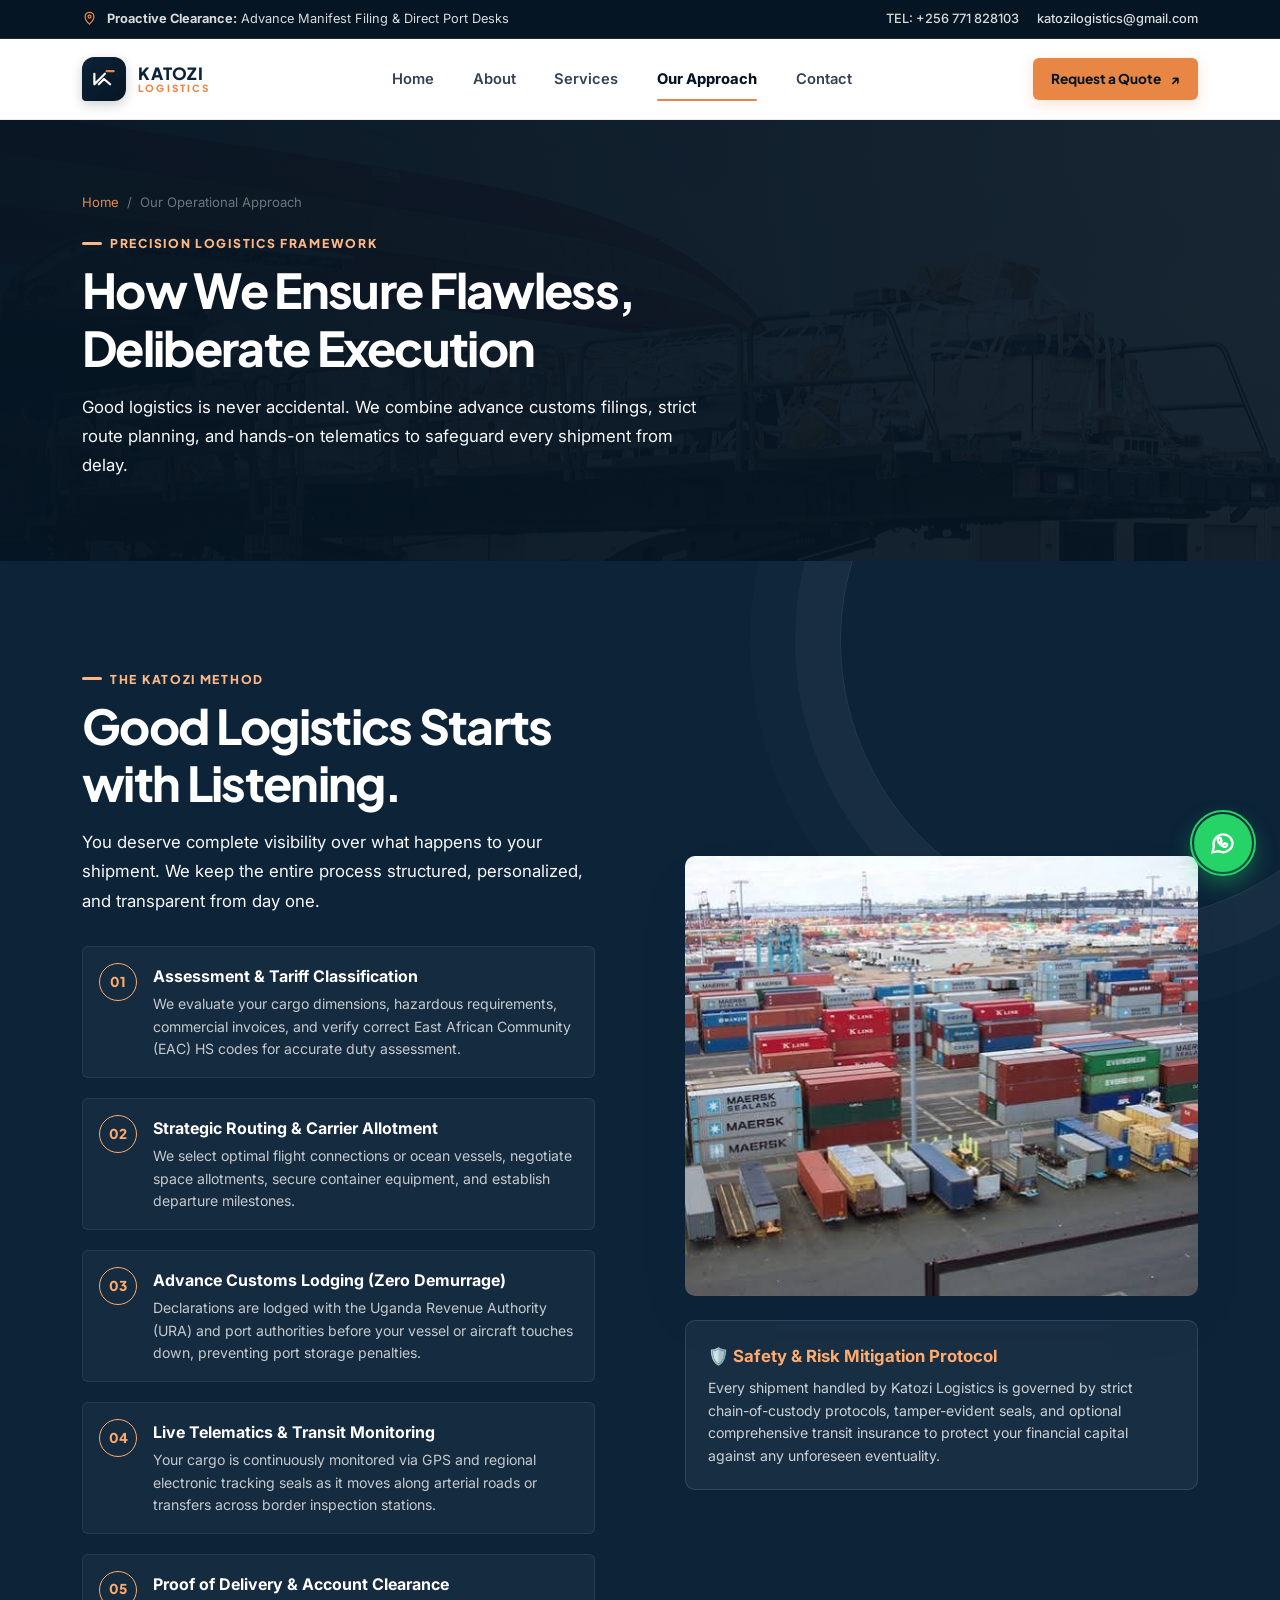
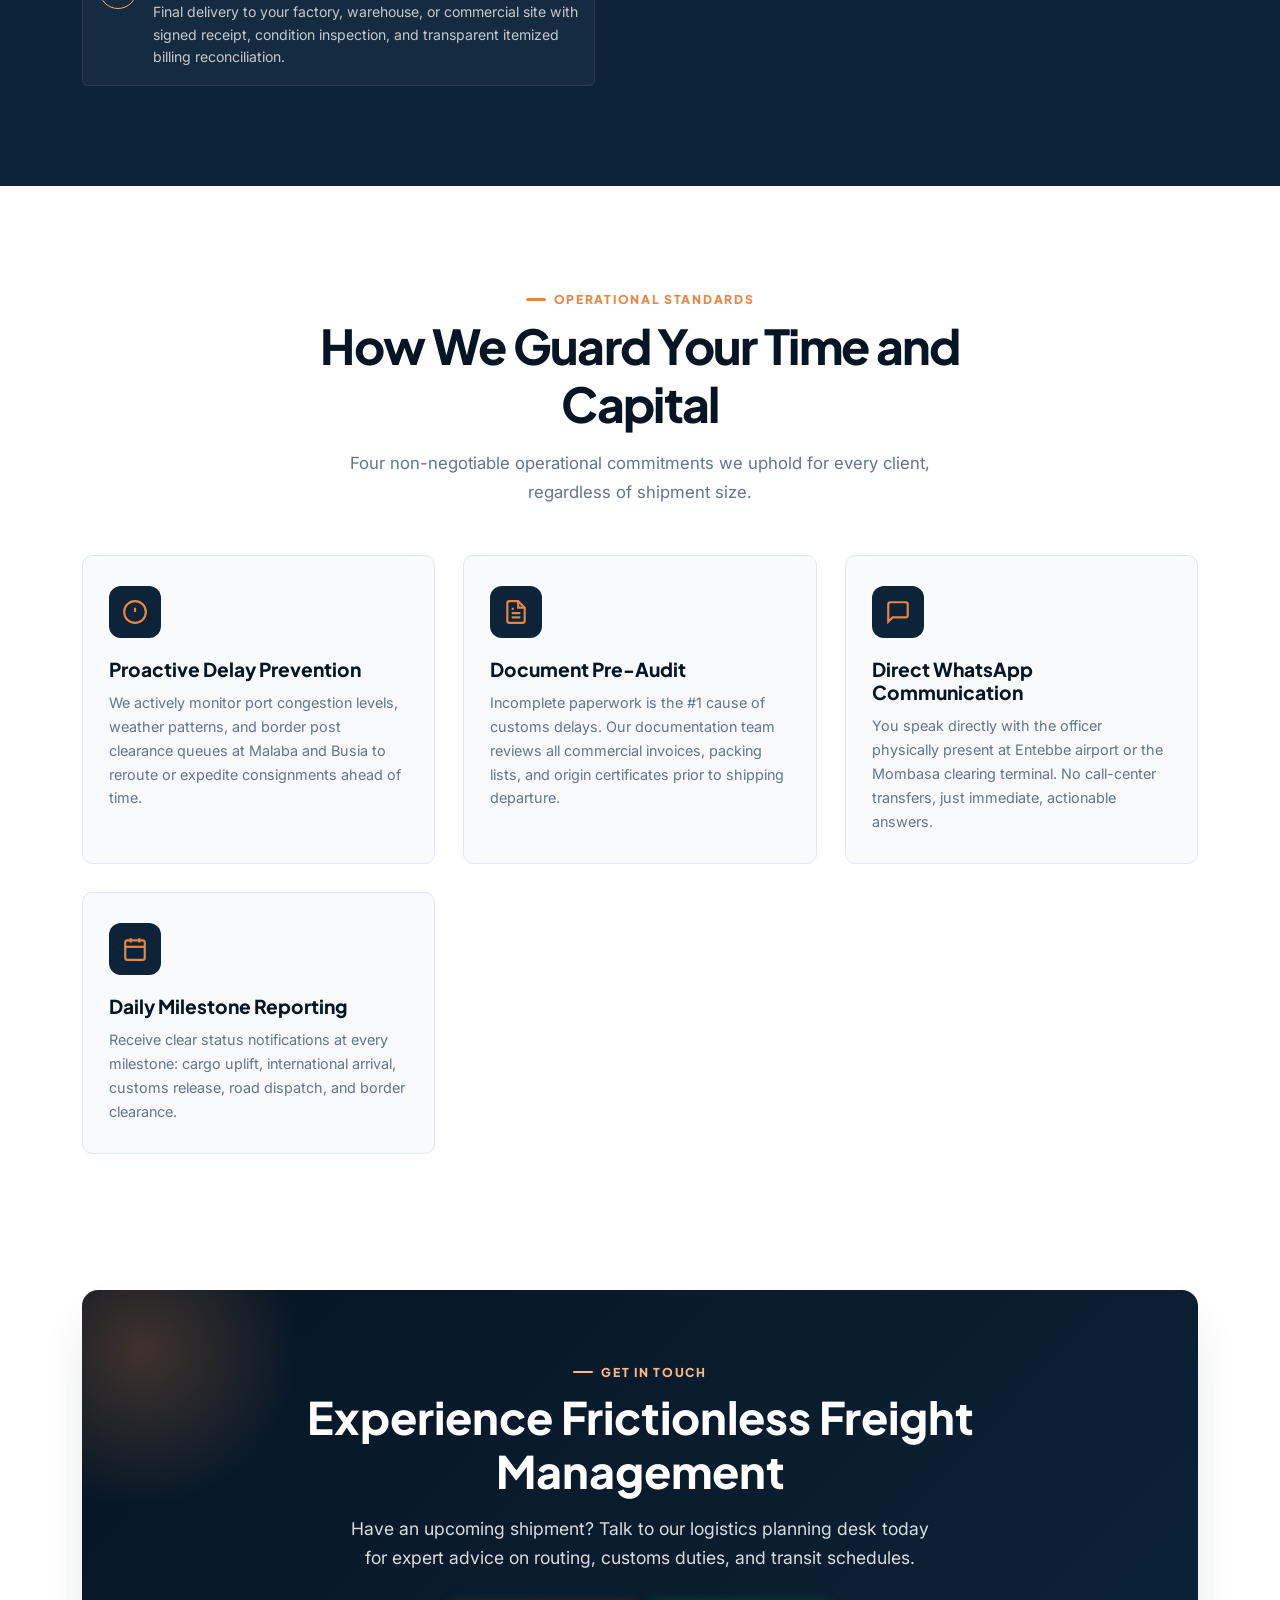
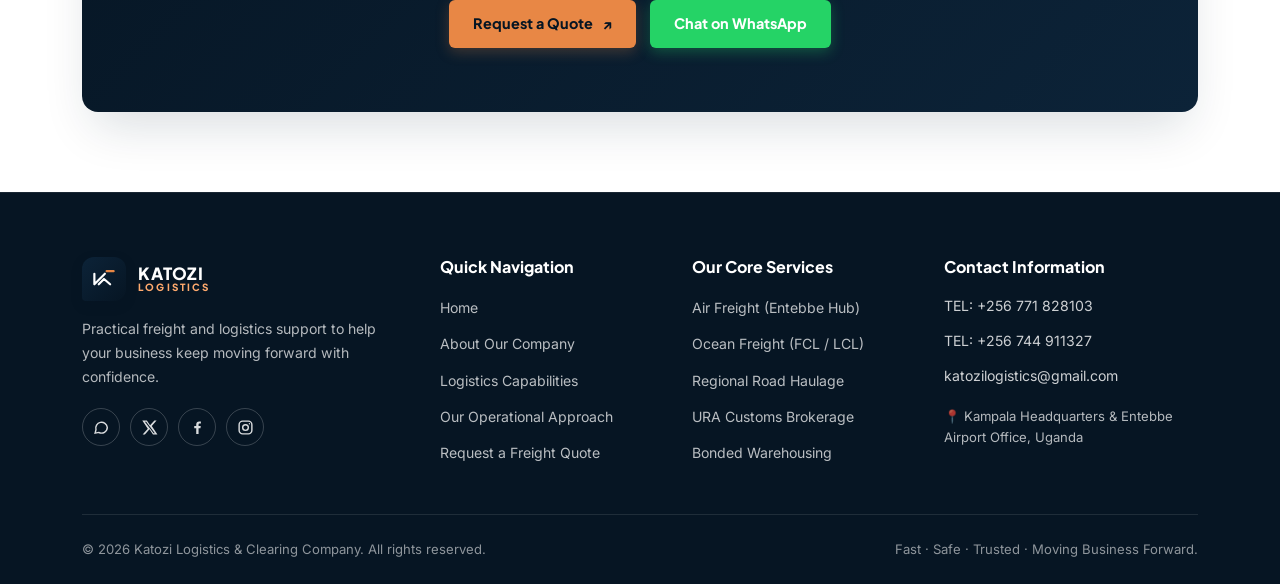
<file: our approach.html>
﻿<!-- Katozi Logistics - Our Approach (Redirect/Mirror for legacy filename) -->
<!doctype html>
<html lang="en">
<head>
    <meta charset="utf-8">
    <meta http-equiv="refresh" content="0; url=our-approach.html">
    <link rel="canonical" href="our-approach.html">
    <title>Redirecting to Our Approach | Katozi Logistics</title>
    <script>window.location.replace("our-approach.html");</script>
</head>
<body style="font-family: sans-serif; text-align: center; padding: 50px;">
    <p>Redirecting to <a href="our-approach.html">Our Approach page</a>...</p>
</body>
</html>
</file>
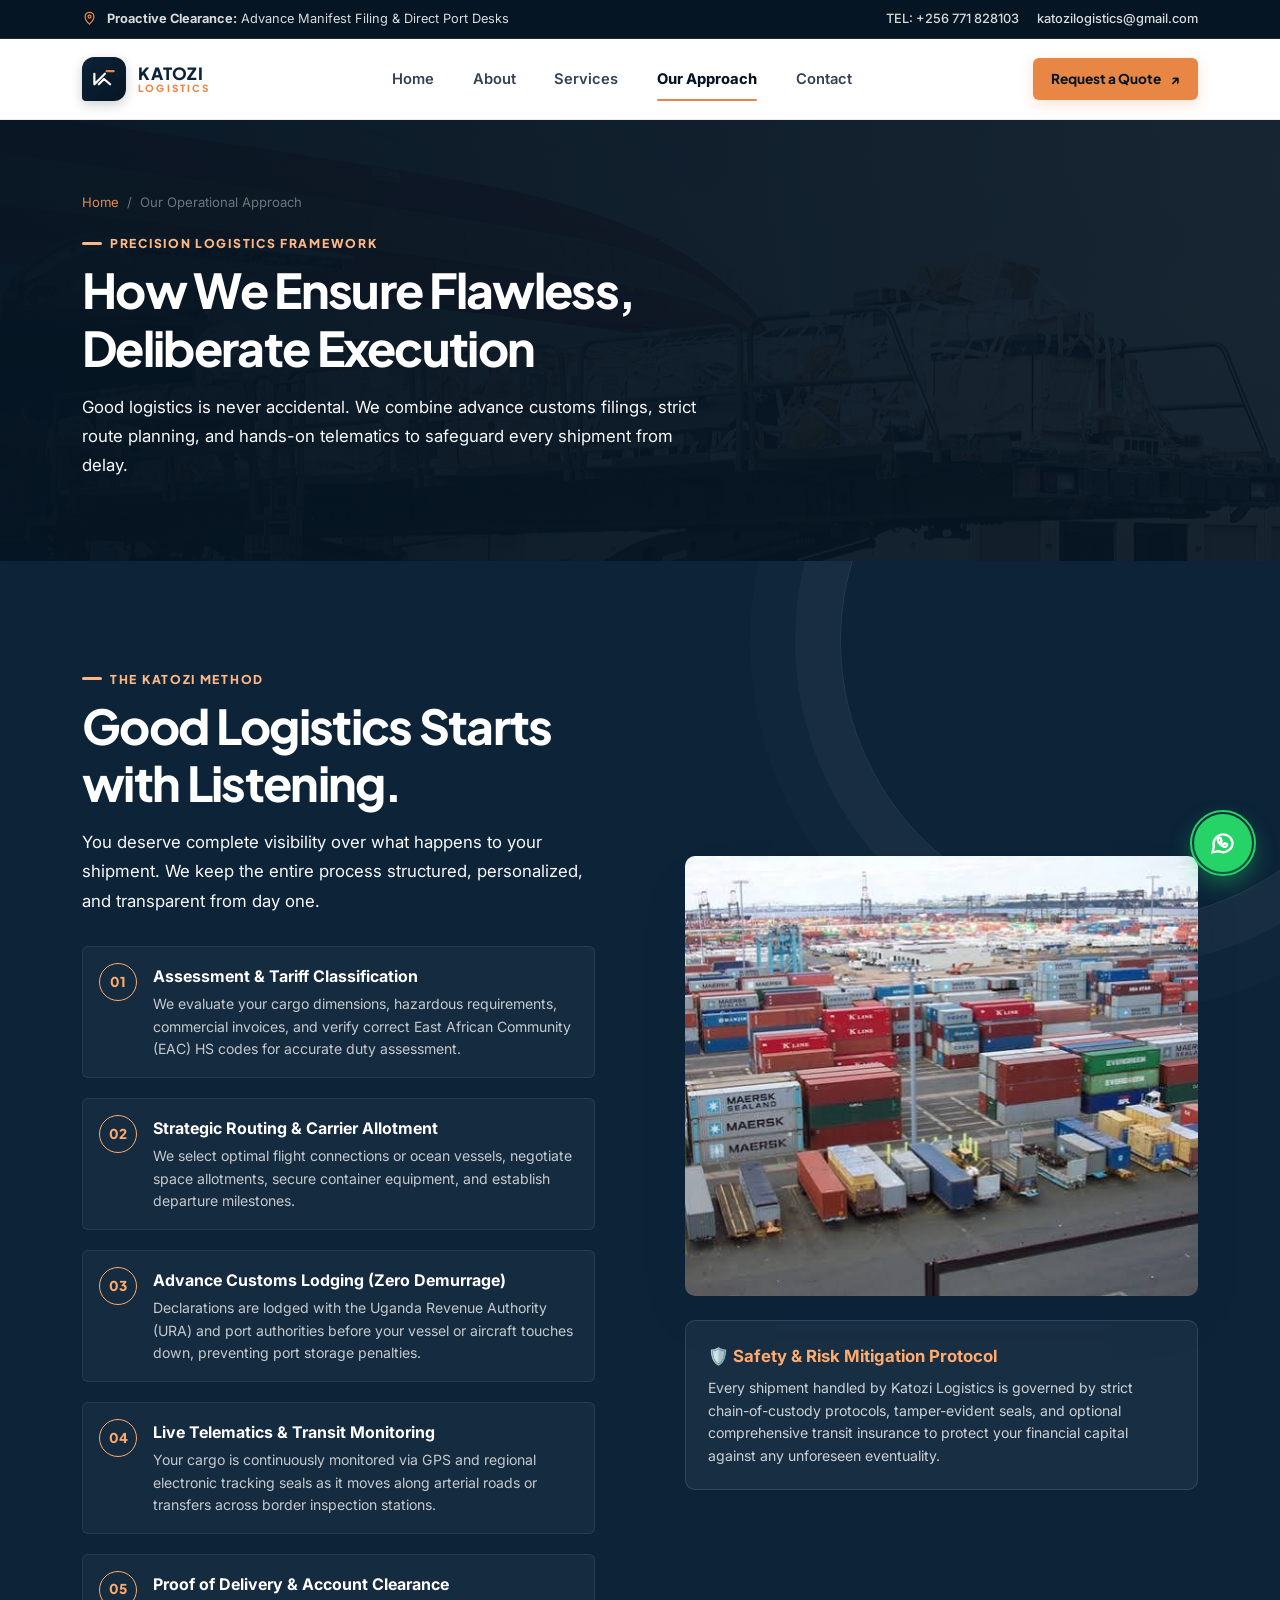
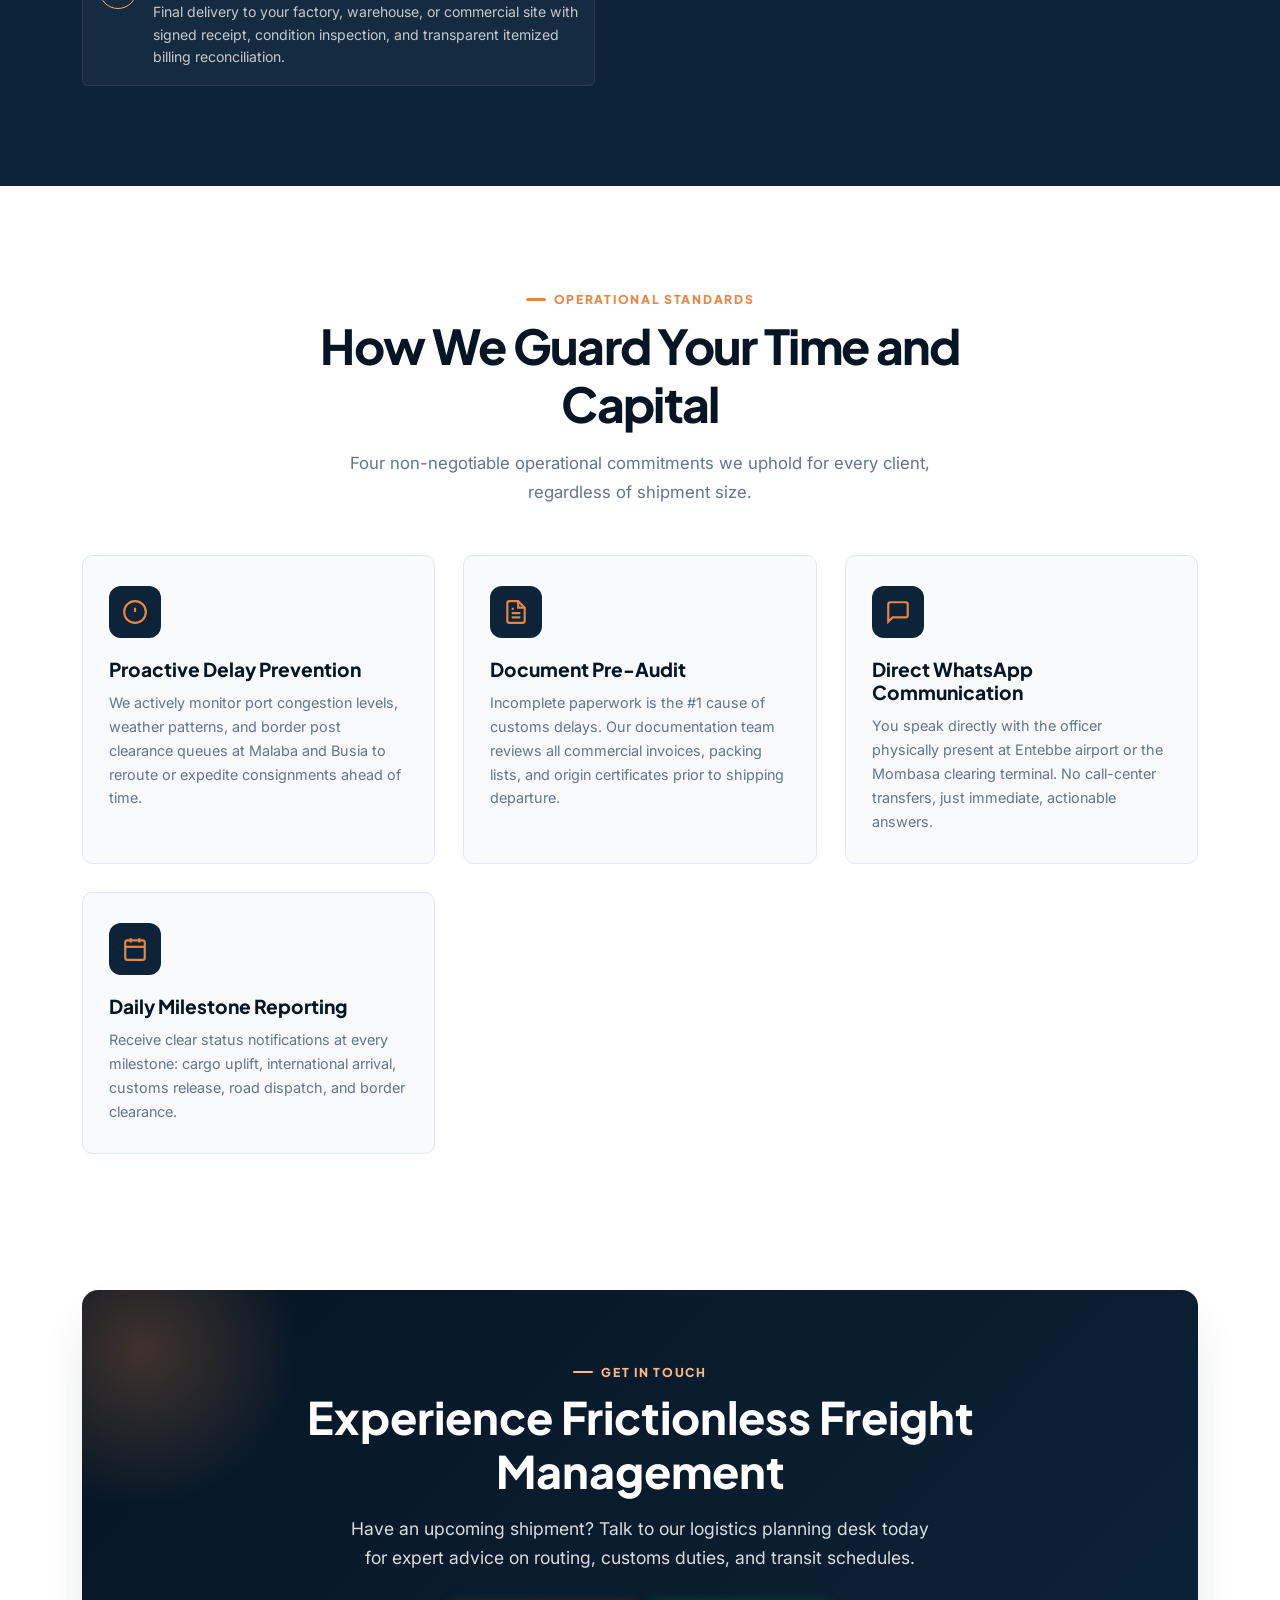
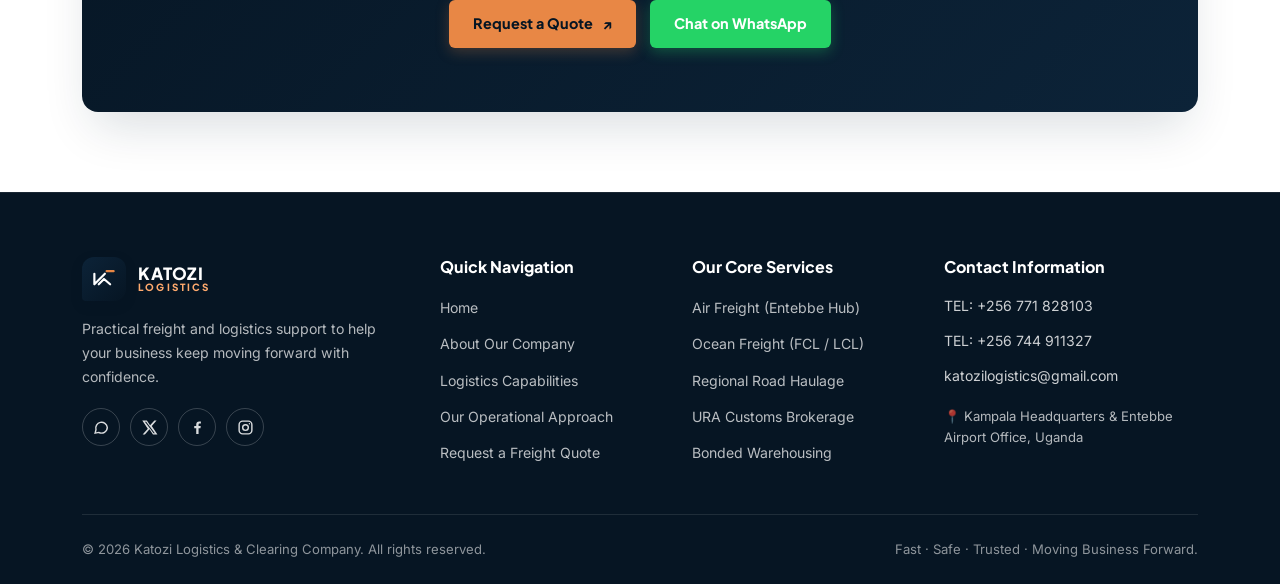
<file: our-approach.html>
﻿<!doctype html>
<html lang="en">

<head>
    <meta charset="utf-8">
    <meta name="viewport" content="width=device-width, initial-scale=1">
    <meta name="theme-color" content="#061523">
    <meta name="description"
        content="Discover the Katozi Logistics methodology: our 5-phase precision logistics framework, risk management protocols, advance customs declarations, and real-time shipment telematics.">
    <title>Our Approach | Katozi Logistics &amp; Clearing Company</title>

    <!-- Favicon -->
    <link rel="icon" type="image/svg+xml" href="data:image/svg+xml,<svg xmlns='http://www.w3.org/2000/svg' viewBox='0 0 32 32'><path d='M5 22 17 10m-7 12 6-6 7 6M5 10v12' stroke='%23ffffff' stroke-linecap='round' stroke-linejoin='round' stroke-width='2.5' fill='none'/><path d='M19 7h8' stroke='%23e88745' stroke-linecap='round' stroke-width='2.5'/></svg>">

    <!-- Bootstrap 5.3.3 CSS -->
    <link href="https://cdn.jsdelivr.net/npm/bootstrap@5.3.3/dist/css/bootstrap.min.css" rel="stylesheet" integrity="sha384-QWTKZyjpPEjISv5WaRU9OFeRpok6YctnYmDr5pNlyT2bRjXh0JMhjY6hW+ALEwIH" crossorigin="anonymous">

    <!-- Main Stylesheet -->
    <link rel="stylesheet" href="katozistyles.css">
</head>

<body>
    <!-- Top Announcement Bar -->
    <div class="topbar">
        <div class="container topbar-inner">
            <div class="topbar-note">
                <svg viewBox="0 0 24 24" fill="none" stroke="currentColor" stroke-width="2" aria-hidden="true">
                    <path d="M12 21s7-6.2 7-12a7 7 0 1 0-14 0c0 5.8 7 12 7 12Z" />
                    <circle cx="12" cy="9" r="2.3" />
                </svg>
                <span><strong>Proactive Clearance:</strong> Advance Manifest Filing &amp; Direct Port Desks</span>
            </div>
            <div class="topbar-contact-items">
                <a href="tel:+256771828103">TEL: +256 771 828103</a>
                <a href="mailto:katozilogistics@gmail.com">katozilogistics@gmail.com</a>
            </div>
        </div>
    </div>

    <!-- Main Navigation Header -->
    <header class="site-header">
        <div class="container header-inner">
            <a class="brand" href="index.html" aria-label="Katozi Logistics Home">
                <span class="brand-mark" aria-hidden="true">
                    <svg viewBox="0 0 32 32" fill="none">
                        <path d="M5 22 17 10m-7 12 6-6 7 6M5 10v12" stroke="currentColor" stroke-linecap="round"
                            stroke-linejoin="round" stroke-width="2.5" />
                        <path d="M19 7h8" stroke="#e88745" stroke-linecap="round" stroke-width="2.5" />
                    </svg>
                </span>
                <span class="brand-name">KATOZI<small>LOGISTICS</small></span>
            </a>

            <!-- Navigation Links -->
            <nav class="nav-links" id="primaryNavigation" aria-label="Primary site navigation">
                <a href="index.html">Home</a>
                <a href="about.html">About</a>
                <a href="services.html">Services</a>
                <a href="our-approach.html" class="active">Our Approach</a>
                <a href="contact.html">Contact</a>
            </nav>

            <div class="nav-actions">
                <a class="button nav-cta" href="contact.html">Request a Quote <span aria-hidden="true">↗</span></a>
                <button class="mobile-nav-toggle" id="mobileNavToggle" aria-label="Toggle navigation menu" aria-expanded="false">
                    <span></span>
                    <span></span>
                    <span></span>
                </button>
            </div>
        </div>
    </header>

    <main>
        <!-- Page Inner Hero -->
        <section class="page-inner-hero">
            <div class="container">
                <div class="page-hero-content">
                    <div class="breadcrumbs">
                        <a href="index.html">Home</a>
                        <span>/</span>
                        <span>Our Operational Approach</span>
                    </div>
                    <span class="eyebrow eyebrow-light">Precision Logistics Framework</span>
                    <h1 class="section-heading text-white">How We Ensure Flawless, Deliberate Execution</h1>
                    <p class="section-copy text-light">Good logistics is never accidental. We combine advance customs filings, strict route planning, and hands-on telematics to safeguard every shipment from delay.</p>
                </div>
            </div>
        </section>

        <!-- Approach Main Section -->
        <section class="approach" id="approach">
            <div class="container approach-grid">
                <div>
                    <span class="eyebrow eyebrow-light">The Katozi Method</span>
                    <h2 class="section-heading text-white">Good Logistics Starts with Listening.</h2>
                    <p class="section-copy text-light">You deserve complete visibility over what happens to your shipment. We keep the entire process structured, personalized, and transparent from day one.</p>
                    
                    <div class="approach-steps">
                        <div class="approach-step">
                            <span class="step-number">01</span>
                            <div>
                                <strong>Assessment &amp; Tariff Classification</strong>
                                <p>We evaluate your cargo dimensions, hazardous requirements, commercial invoices, and verify correct East African Community (EAC) HS codes for accurate duty assessment.</p>
                            </div>
                        </div>

                        <div class="approach-step">
                            <span class="step-number">02</span>
                            <div>
                                <strong>Strategic Routing &amp; Carrier Allotment</strong>
                                <p>We select optimal flight connections or ocean vessels, negotiate space allotments, secure container equipment, and establish departure milestones.</p>
                            </div>
                        </div>

                        <div class="approach-step">
                            <span class="step-number">03</span>
                            <div>
                                <strong>Advance Customs Lodging (Zero Demurrage)</strong>
                                <p>Declarations are lodged with the Uganda Revenue Authority (URA) and port authorities before your vessel or aircraft touches down, preventing port storage penalties.</p>
                            </div>
                        </div>

                        <div class="approach-step">
                            <span class="step-number">04</span>
                            <div>
                                <strong>Live Telematics &amp; Transit Monitoring</strong>
                                <p>Your cargo is continuously monitored via GPS and regional electronic tracking seals as it moves along arterial roads or transfers across border inspection stations.</p>
                            </div>
                        </div>

                        <div class="approach-step">
                            <span class="step-number">05</span>
                            <div>
                                <strong>Proof of Delivery &amp; Account Clearance</strong>
                                <p>Final delivery to your factory, warehouse, or commercial site with signed receipt, condition inspection, and transparent itemized billing reconciliation.</p>
                            </div>
                        </div>
                    </div>
                </div>

                <div>
                    <img class="approach-image" src="clear%202.jpg" alt="Shipping containers lined up at a logistics terminal ready for shipment" loading="lazy">
                    <div style="margin-top: 24px; padding: 22px; background: rgba(255, 255, 255, 0.05); border: 1px solid rgba(255, 255, 255, 0.12); border-radius: var(--radius-md);">
                        <strong style="color: #ffaa6e; display: block; font-size: 1.05rem; margin-bottom: 6px;">🛡️ Safety &amp; Risk Mitigation Protocol</strong>
                        <p style="color: rgba(255,255,255,0.78); font-size: 0.88rem; line-height: 1.6; margin: 0;">
                            Every shipment handled by Katozi Logistics is governed by strict chain-of-custody protocols, tamper-evident seals, and optional comprehensive transit insurance to protect your financial capital against any unforeseen eventuality.
                        </p>
                    </div>
                </div>
            </div>
        </section>

        <!-- Operational Standards Section -->
        <section class="why-us-section">
            <div class="container">
                <div class="text-center" style="max-width: 680px; margin: 0 auto 40px;">
                    <span class="eyebrow">Operational Standards</span>
                    <h2 class="section-heading">How We Guard Your Time and Capital</h2>
                    <p class="section-copy" style="margin: 0 auto;">Four non-negotiable operational commitments we uphold for every client, regardless of shipment size.</p>
                </div>

                <div class="features-grid">
                    <div class="feature-box">
                        <div class="feature-icon-wrap">
                            <svg viewBox="0 0 24 24" fill="none" stroke="currentColor" stroke-width="2">
                                <circle cx="12" cy="12" r="10"/>
                                <line x1="12" y1="8" x2="12" y2="12"/>
                                <line x1="12" y1="16" x2="12.01" y2="16"/>
                            </svg>
                        </div>
                        <h3>Proactive Delay Prevention</h3>
                        <p>We actively monitor port congestion levels, weather patterns, and border post clearance queues at Malaba and Busia to reroute or expedite consignments ahead of time.</p>
                    </div>

                    <div class="feature-box">
                        <div class="feature-icon-wrap">
                            <svg viewBox="0 0 24 24" fill="none" stroke="currentColor" stroke-width="2">
                                <path d="M14 2H6a2 2 0 0 0-2 2v16a2 2 0 0 0 2 2h12a2 2 0 0 0 2-2V8z"/>
                                <polyline points="14 2 14 8 20 8"/>
                                <line x1="16" y1="13" x2="8" y2="13"/>
                                <line x1="16" y1="17" x2="8" y2="17"/>
                                <polyline points="10 9 9 9 8 9"/>
                            </svg>
                        </div>
                        <h3>Document Pre-Audit</h3>
                        <p>Incomplete paperwork is the #1 cause of customs delays. Our documentation team reviews all commercial invoices, packing lists, and origin certificates prior to shipping departure.</p>
                    </div>

                    <div class="feature-box">
                        <div class="feature-icon-wrap">
                            <svg viewBox="0 0 24 24" fill="none" stroke="currentColor" stroke-width="2">
                                <path d="M21 15a2 2 0 0 1-2 2H7l-4 4V5a2 2 0 0 1 2-2h14a2 2 0 0 1 2 2z"/>
                            </svg>
                        </div>
                        <h3>Direct WhatsApp Communication</h3>
                        <p>You speak directly with the officer physically present at Entebbe airport or the Mombasa clearing terminal. No call-center transfers, just immediate, actionable answers.</p>
                    </div>

                    <div class="feature-box">
                        <div class="feature-icon-wrap">
                            <svg viewBox="0 0 24 24" fill="none" stroke="currentColor" stroke-width="2">
                                <rect x="3" y="4" width="18" height="18" rx="2" ry="2"/>
                                <line x1="16" y1="2" x2="16" y2="6"/>
                                <line x1="8" y1="2" x2="8" y2="6"/>
                                <line x1="3" y1="10" x2="21" y2="10"/>
                            </svg>
                        </div>
                        <h3>Daily Milestone Reporting</h3>
                        <p>Receive clear status notifications at every milestone: cargo uplift, international arrival, customs release, road dispatch, and border clearance.</p>
                    </div>
                </div>
            </div>
        </section>

        <!-- Call to Action Banner -->
        <section class="container" style="margin-block: 40px 80px;">
            <div class="mega-cta-banner">
                <span class="eyebrow eyebrow-light">Get in Touch</span>
                <h2>Experience Frictionless Freight Management</h2>
                <p>Have an upcoming shipment? Talk to our logistics planning desk today for expert advice on routing, customs duties, and transit schedules.</p>
                <div class="mega-cta-actions">
                    <a class="button" href="contact.html">Request a Quote <span aria-hidden="true">↗</span></a>
                    <a class="button btn-whatsapp" href="https://wa.me/256744911327?text=Hello%20Katozi%20Logistics,%20I%20would%20like%20to%20discuss%20my%20shipment%20approach." target="_blank" rel="noopener noreferrer">
                        Chat on WhatsApp
                    </a>
                </div>
            </div>
        </section>
    </main>

    <!-- Master Footer -->
    <footer class="footer">
        <div class="container">
            <div class="footer-top">
                <div class="footer-brand-pane">
                    <a class="brand" href="index.html" aria-label="Katozi Logistics Home">
                        <span class="brand-mark" aria-hidden="true">
                            <svg viewBox="0 0 32 32" fill="none">
                                <path d="M5 22 17 10m-7 12 6-6 7 6M5 10v12" stroke="currentColor" stroke-linecap="round"
                                    stroke-linejoin="round" stroke-width="2.5" />
                                <path d="M19 7h8" stroke="#e88745" stroke-linecap="round" stroke-width="2.5" />
                            </svg>
                        </span>
                        <span class="brand-name">KATOZI<small>LOGISTICS</small></span>
                    </a>
                    <p class="footer-summary">Practical freight and logistics support to help your business keep moving forward with confidence.</p>
                    <nav class="social-links" aria-label="Social media">
                        <a href="https://wa.me/256744911327" target="_blank" rel="noopener noreferrer" aria-label="WhatsApp">
                            <svg viewBox="0 0 24 24" fill="none" stroke="currentColor" stroke-width="2"><path d="M20.2 11.7a8.2 8.2 0 0 1-12.1 7.2L3 20l1.2-4.9a8.2 8.2 0 1 1 16-3.4Z"/></svg>
                        </a>
                        <a href="https://x.com/" target="_blank" rel="noopener noreferrer" aria-label="X"><svg viewBox="0 0 24 24" fill="currentColor"><path d="M18.9 2H22l-6.8 7.8L23.2 22h-6.3L12 14.6 5.5 22H2.3l7.3-8.4L1.8 2h6.5l4.5 6.8L18.9 2Zm-1.1 18h1.7L7.3 3.9H5.5L17.8 20Z"/></svg></a>
                        <a href="https://www.facebook.com/" target="_blank" rel="noopener noreferrer" aria-label="Facebook"><svg viewBox="0 0 24 24" fill="currentColor"><path d="M13.5 21v-8h2.7l.4-3.1h-3.1v-2c0-.9.3-1.5 1.6-1.5h1.7V3.6c-.3 0-1.3-.1-2.4-.1-2.5 0-4.2 1.5-4.2 4.3v2.1H7.4V13h2.8v8h3.3Z"/></svg></a>
                        <a href="https://www.instagram.com/" target="_blank" rel="noopener noreferrer" aria-label="Instagram"><svg viewBox="0 0 24 24" fill="none" stroke="currentColor" stroke-width="2"><rect x="3" y="3" width="18" height="18" rx="5"/><circle cx="12" cy="12" r="4"/><circle cx="17.5" cy="6.8" r="1" fill="currentColor" stroke="none"/></svg></a>
                    </nav>
                </div>

                <div class="footer-col">
                    <h3>Quick Navigation</h3>
                    <ul>
                        <li><a href="index.html">Home</a></li>
                        <li><a href="about.html">About Our Company</a></li>
                        <li><a href="services.html">Logistics Capabilities</a></li>
                        <li><a href="our-approach.html">Our Operational Approach</a></li>
                        <li><a href="contact.html">Request a Freight Quote</a></li>
                    </ul>
                </div>

                <div class="footer-col">
                    <h3>Our Core Services</h3>
                    <ul>
                        <li><a href="services.html#air">Air Freight (Entebbe Hub)</a></li>
                        <li><a href="services.html#sea">Ocean Freight (FCL / LCL)</a></li>
                        <li><a href="services.html#road">Regional Road Haulage</a></li>
                        <li><a href="services.html#customs">URA Customs Brokerage</a></li>
                        <li><a href="services.html#warehousing">Bonded Warehousing</a></li>
                    </ul>
                </div>

                <div class="footer-col">
                    <h3>Contact Information</h3>
                    <div class="footer-contact-items">
                        <a href="tel:+256771828103">TEL: +256 771 828103</a>
                        <a href="tel:+256744911327">TEL: +256 744 911327</a>
                        <a href="mailto:katozilogistics@gmail.com">katozilogistics@gmail.com</a>
                        <div style="color: rgba(255,255,255,0.7); font-size: 0.82rem; margin-top: 6px;">
                            📍 Kampala Headquarters &amp; Entebbe Airport Office, Uganda
                        </div>
                    </div>
                </div>
            </div>

            <div class="footer-bottom">
                <span>&copy; 2026 Katozi Logistics &amp; Clearing Company. All rights reserved.</span>
                <span>Fast &middot; Safe &middot; Trusted &middot; Moving Business Forward.</span>
            </div>
        </div>
    </footer>

    <!-- Bootstrap 5.3.3 Bundle JS -->
    <script src="https://cdn.jsdelivr.net/npm/bootstrap@5.3.3/dist/js/bootstrap.bundle.min.js" integrity="sha384-YvpcrYf0tY3lHB60NNkmXc5s9fDVZLESaAA55NDzOxhy9GkcIdslK1eN7N6jIeHz" crossorigin="anonymous"></script>

    <!-- Custom App Script -->
    <script src="script.js"></script>
</body>

</html>
</file>
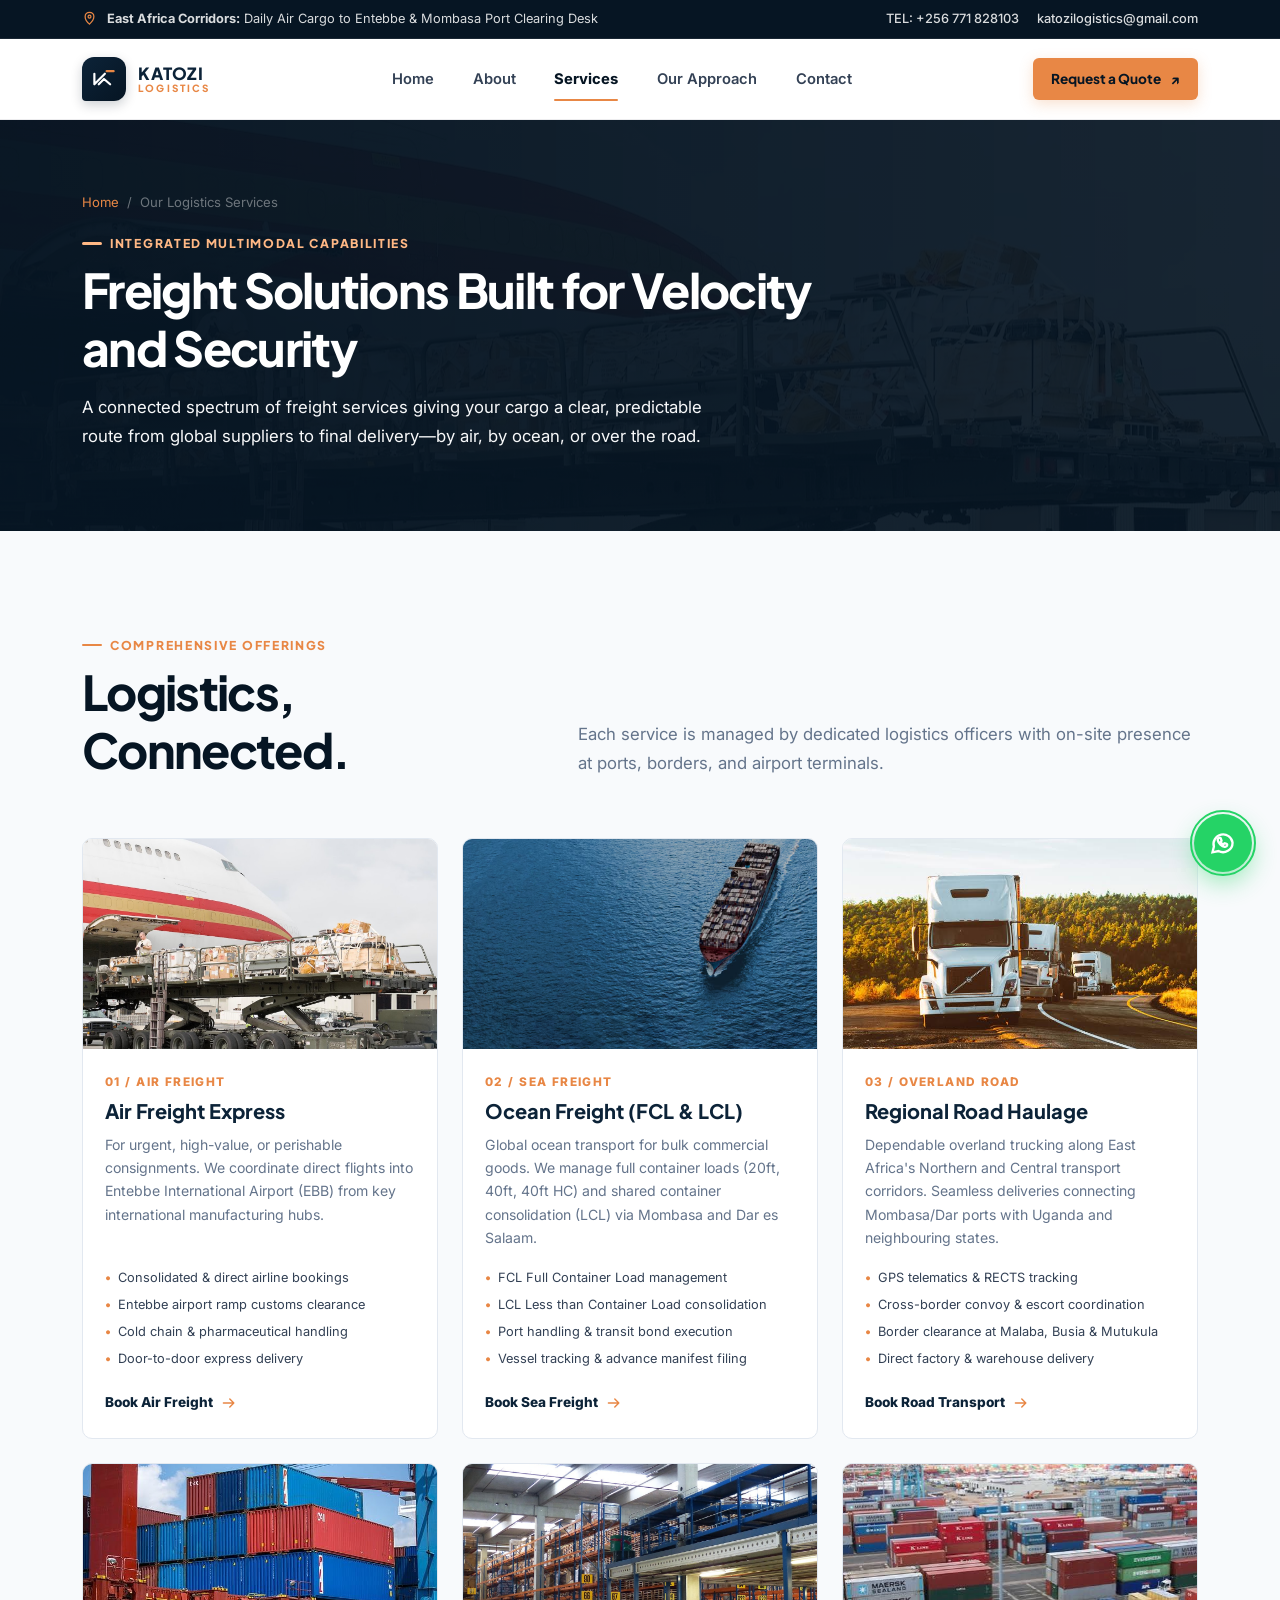
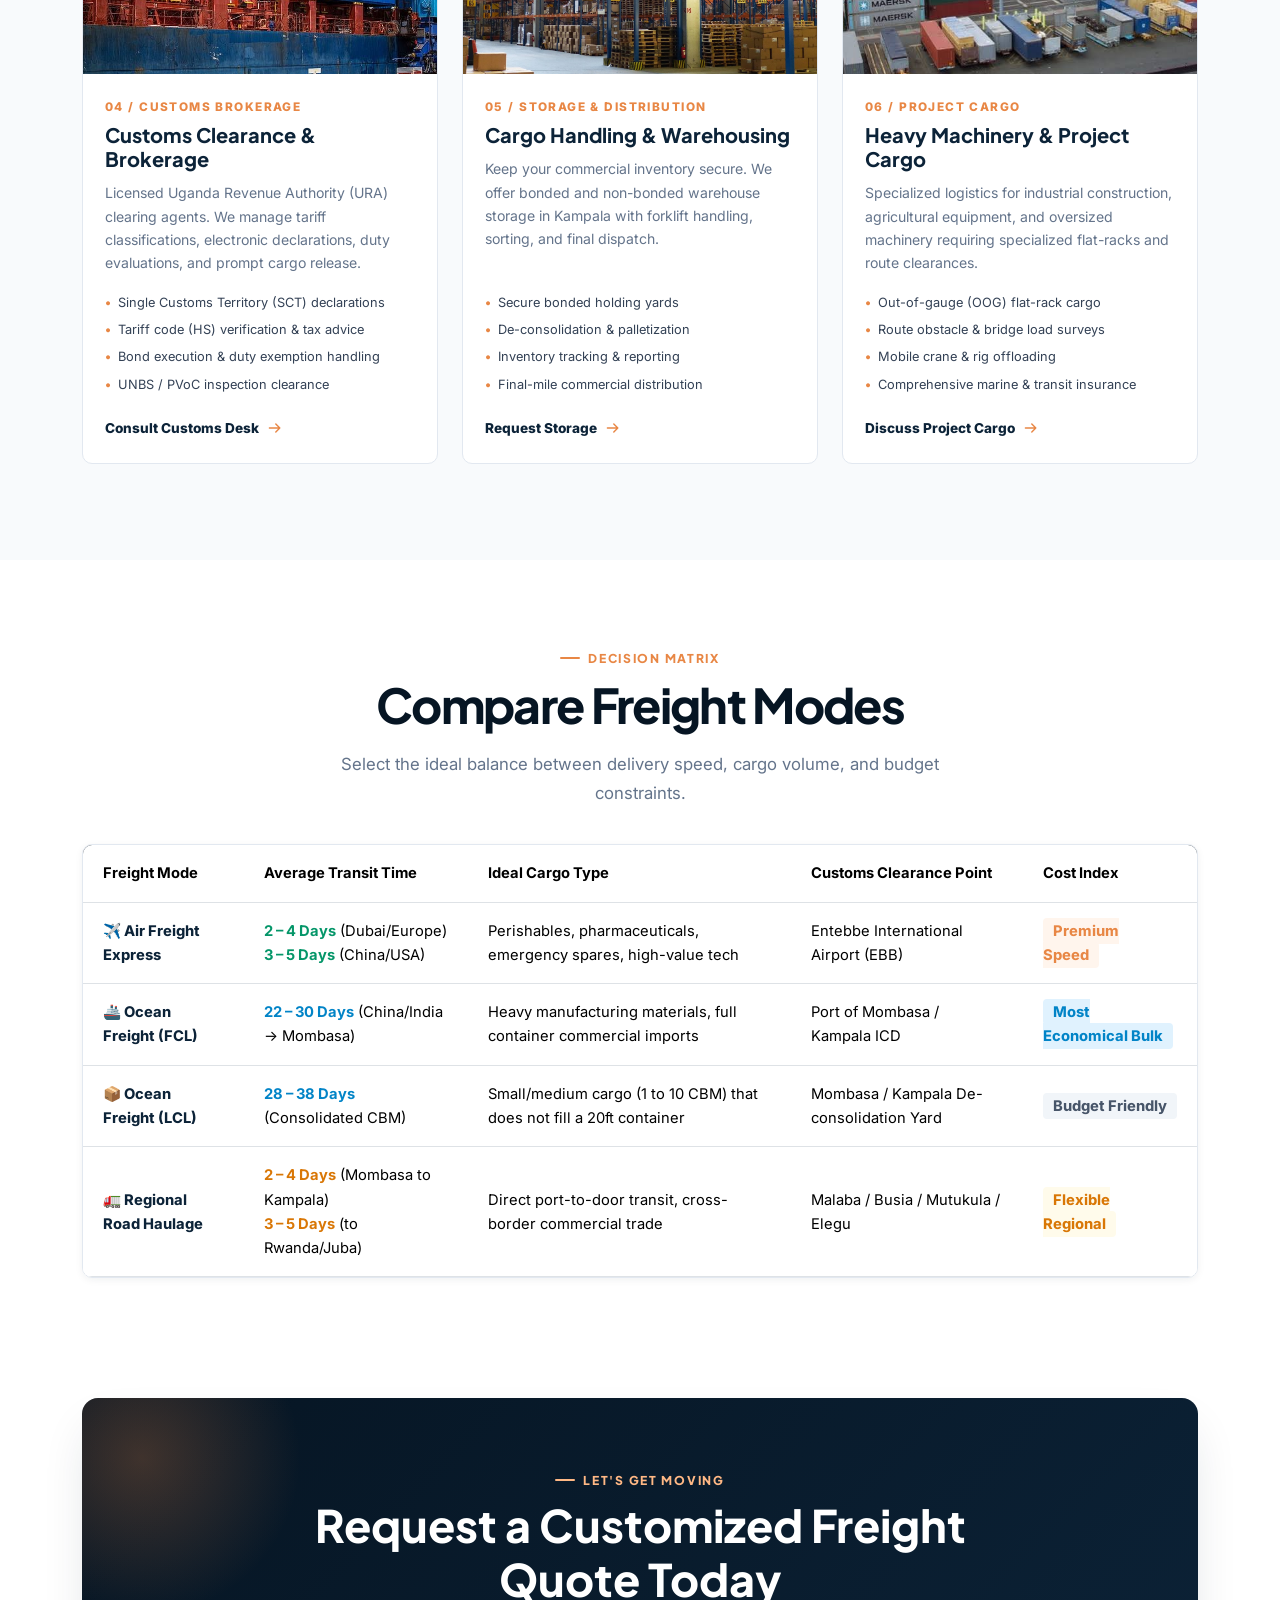
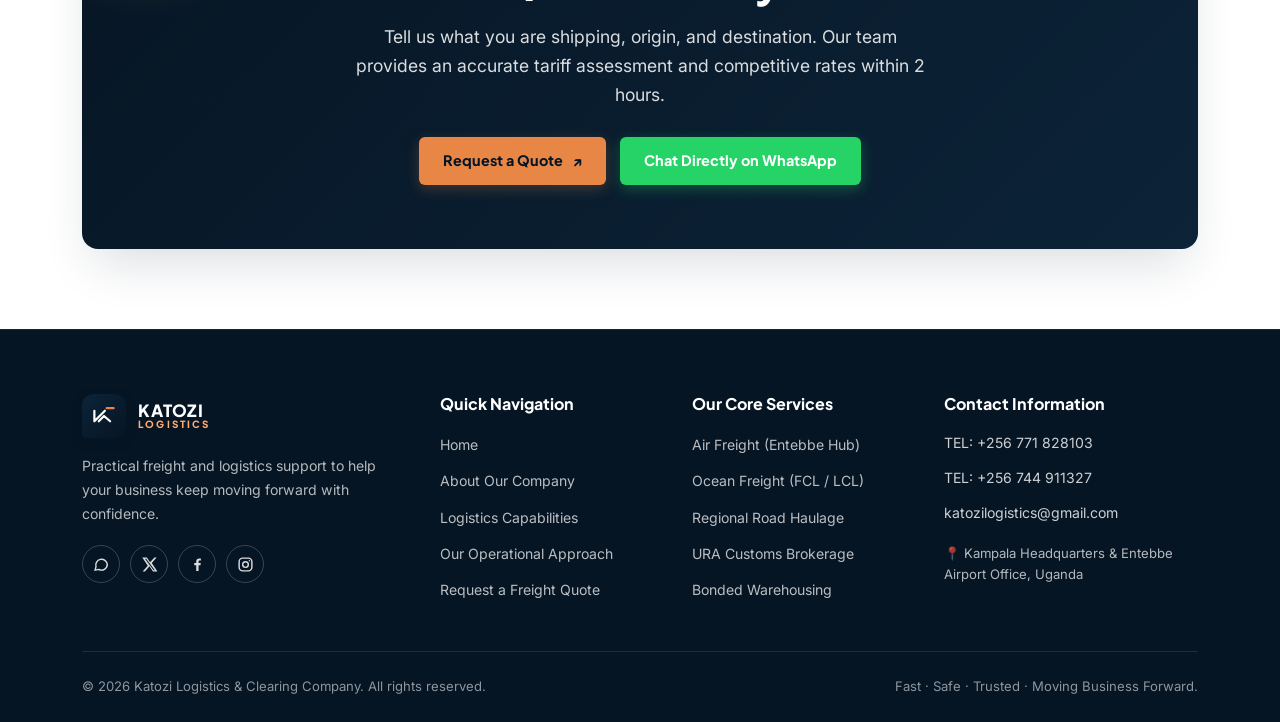
<file: services.html>
﻿<!doctype html>
<html lang="en">

<head>
    <meta charset="utf-8">
    <meta name="viewport" content="width=device-width, initial-scale=1">
    <meta name="theme-color" content="#061523">
    <meta name="description"
        content="Explore Katozi Logistics services: Express Air Freight, Ocean Freight (FCL/LCL), Cross-Border Road Transport, Licensed URA Customs Brokerage, and Bonded Warehousing in Uganda & East Africa.">
    <title>Our Services | Katozi Logistics &amp; Clearing Company</title>

    <!-- Favicon -->
    <link rel="icon" type="image/svg+xml" href="data:image/svg+xml,<svg xmlns='http://www.w3.org/2000/svg' viewBox='0 0 32 32'><path d='M5 22 17 10m-7 12 6-6 7 6M5 10v12' stroke='%23ffffff' stroke-linecap='round' stroke-linejoin='round' stroke-width='2.5' fill='none'/><path d='M19 7h8' stroke='%23e88745' stroke-linecap='round' stroke-width='2.5'/></svg>">

    <!-- Bootstrap 5.3.3 CSS -->
    <link href="https://cdn.jsdelivr.net/npm/bootstrap@5.3.3/dist/css/bootstrap.min.css" rel="stylesheet" integrity="sha384-QWTKZyjpPEjISv5WaRU9OFeRpok6YctnYmDr5pNlyT2bRjXh0JMhjY6hW+ALEwIH" crossorigin="anonymous">

    <!-- Main Stylesheet -->
    <link rel="stylesheet" href="katozistyles.css">
</head>

<body>
    <!-- Top Announcement Bar -->
    <div class="topbar">
        <div class="container topbar-inner">
            <div class="topbar-note">
                <svg viewBox="0 0 24 24" fill="none" stroke="currentColor" stroke-width="2" aria-hidden="true">
                    <path d="M12 21s7-6.2 7-12a7 7 0 1 0-14 0c0 5.8 7 12 7 12Z" />
                    <circle cx="12" cy="9" r="2.3" />
                </svg>
                <span><strong>East Africa Corridors:</strong> Daily Air Cargo to Entebbe &amp; Mombasa Port Clearing Desk</span>
            </div>
            <div class="topbar-contact-items">
                <a href="tel:+256771828103">TEL: +256 771 828103</a>
                <a href="mailto:katozilogistics@gmail.com">katozilogistics@gmail.com</a>
            </div>
        </div>
    </div>

    <!-- Main Navigation Header -->
    <header class="site-header">
        <div class="container header-inner">
            <a class="brand" href="index.html" aria-label="Katozi Logistics Home">
                <span class="brand-mark" aria-hidden="true">
                    <svg viewBox="0 0 32 32" fill="none">
                        <path d="M5 22 17 10m-7 12 6-6 7 6M5 10v12" stroke="currentColor" stroke-linecap="round"
                            stroke-linejoin="round" stroke-width="2.5" />
                        <path d="M19 7h8" stroke="#e88745" stroke-linecap="round" stroke-width="2.5" />
                    </svg>
                </span>
                <span class="brand-name">KATOZI<small>LOGISTICS</small></span>
            </a>

            <!-- Navigation Links -->
            <nav class="nav-links" id="primaryNavigation" aria-label="Primary site navigation">
                <a href="index.html">Home</a>
                <a href="about.html">About</a>
                <a href="services.html" class="active">Services</a>
                <a href="our-approach.html">Our Approach</a>
                <a href="contact.html">Contact</a>
            </nav>

            <div class="nav-actions">
                <a class="button nav-cta" href="contact.html">Request a Quote <span aria-hidden="true">↗</span></a>
                <button class="mobile-nav-toggle" id="mobileNavToggle" aria-label="Toggle navigation menu" aria-expanded="false">
                    <span></span>
                    <span></span>
                    <span></span>
                </button>
            </div>
        </div>
    </header>

    <main>
        <!-- Page Inner Hero -->
        <section class="page-inner-hero">
            <div class="container">
                <div class="page-hero-content">
                    <div class="breadcrumbs">
                        <a href="index.html">Home</a>
                        <span>/</span>
                        <span>Our Logistics Services</span>
                    </div>
                    <span class="eyebrow eyebrow-light">Integrated Multimodal Capabilities</span>
                    <h1 class="section-heading text-white">Freight Solutions Built for Velocity and Security</h1>
                    <p class="section-copy text-light">A connected spectrum of freight services giving your cargo a clear, predictable route from global suppliers to final delivery—by air, by ocean, or over the road.</p>
                </div>
            </div>
        </section>

        <!-- Comprehensive Services Grid -->
        <section class="services" id="services">
            <div class="container">
                <div class="services-head">
                    <div>
                        <span class="eyebrow">Comprehensive Offerings</span>
                        <h2 class="section-heading">Logistics, Connected.</h2>
                    </div>
                    <p class="section-copy">Each service is managed by dedicated logistics officers with on-site presence at ports, borders, and airport terminals.</p>
                </div>

                <div class="service-grid">
                    <!-- Service 1: Air -->
                    <article class="service-card" id="air">
                        <img class="service-image" src="air%20freight.jpg" alt="Air freight cargo being loaded for transport" loading="lazy">
                        <div class="service-content">
                            <span class="service-number">01 / AIR FREIGHT</span>
                            <h3>Air Freight Express</h3>
                            <p>For urgent, high-value, or perishable consignments. We coordinate direct flights into Entebbe International Airport (EBB) from key international manufacturing hubs.</p>
                            <ul class="service-features-list">
                                <li>Consolidated &amp; direct airline bookings</li>
                                <li>Entebbe airport ramp customs clearance</li>
                                <li>Cold chain &amp; pharmaceutical handling</li>
                                <li>Door-to-door express delivery</li>
                            </ul>
                            <a class="service-link" href="contact.html?service=air">Book Air Freight <svg viewBox="0 0 20 20" fill="none" aria-hidden="true"><path d="M3 10h13m-5-5 5 5-5 5" stroke="currentColor" stroke-width="1.8" stroke-linecap="round" stroke-linejoin="round"/></svg></a>
                        </div>
                    </article>

                    <!-- Service 2: Sea -->
                    <article class="service-card" id="sea">
                        <img class="service-image" src="see%20freight.avif" alt="Sea freight containers moving through a shipping port" loading="lazy">
                        <div class="service-content">
                            <span class="service-number">02 / SEA FREIGHT</span>
                            <h3>Ocean Freight (FCL &amp; LCL)</h3>
                            <p>Global ocean transport for bulk commercial goods. We manage full container loads (20ft, 40ft, 40ft HC) and shared container consolidation (LCL) via Mombasa and Dar es Salaam.</p>
                            <ul class="service-features-list">
                                <li>FCL Full Container Load management</li>
                                <li>LCL Less than Container Load consolidation</li>
                                <li>Port handling &amp; transit bond execution</li>
                                <li>Vessel tracking &amp; advance manifest filing</li>
                            </ul>
                            <a class="service-link" href="contact.html?service=sea">Book Sea Freight <svg viewBox="0 0 20 20" fill="none" aria-hidden="true"><path d="M3 10h13m-5-5 5 5-5 5" stroke="currentColor" stroke-width="1.8" stroke-linecap="round" stroke-linejoin="round"/></svg></a>
                        </div>
                    </article>

                    <!-- Service 3: Road -->
                    <article class="service-card" id="road">
                        <img class="service-image" src="road%20transport.jpg" alt="Freight trucks traveling along a regional road" loading="lazy">
                        <div class="service-content">
                            <span class="service-number">03 / OVERLAND ROAD</span>
                            <h3>Regional Road Haulage</h3>
                            <p>Dependable overland trucking along East Africa's Northern and Central transport corridors. Seamless deliveries connecting Mombasa/Dar ports with Uganda and neighbouring states.</p>
                            <ul class="service-features-list">
                                <li>GPS telematics &amp; RECTS tracking</li>
                                <li>Cross-border convoy &amp; escort coordination</li>
                                <li>Border clearance at Malaba, Busia &amp; Mutukula</li>
                                <li>Direct factory &amp; warehouse delivery</li>
                            </ul>
                            <a class="service-link" href="contact.html?service=road">Book Road Transport <svg viewBox="0 0 20 20" fill="none" aria-hidden="true"><path d="M3 10h13m-5-5 5 5-5 5" stroke="currentColor" stroke-width="1.8" stroke-linecap="round" stroke-linejoin="round"/></svg></a>
                        </div>
                    </article>

                    <!-- Service 4: Customs -->
                    <article class="service-card" id="customs">
                        <img class="service-image" src="cleaer%206.jpg" alt="Customs clearing officer verifying container cargo manifest" loading="lazy">
                        <div class="service-content">
                            <span class="service-number">04 / CUSTOMS BROKERAGE</span>
                            <h3>Customs Clearance &amp; Brokerage</h3>
                            <p>Licensed Uganda Revenue Authority (URA) clearing agents. We manage tariff classifications, electronic declarations, duty evaluations, and prompt cargo release.</p>
                            <ul class="service-features-list">
                                <li>Single Customs Territory (SCT) declarations</li>
                                <li>Tariff code (HS) verification &amp; tax advice</li>
                                <li>Bond execution &amp; duty exemption handling</li>
                                <li>UNBS / PVoC inspection clearance</li>
                            </ul>
                            <a class="service-link" href="contact.html?service=customs">Consult Customs Desk <svg viewBox="0 0 20 20" fill="none" aria-hidden="true"><path d="M3 10h13m-5-5 5 5-5 5" stroke="currentColor" stroke-width="1.8" stroke-linecap="round" stroke-linejoin="round"/></svg></a>
                        </div>
                    </article>

                    <!-- Service 5: Warehousing -->
                    <article class="service-card" id="warehousing">
                        <img class="service-image" src="cargo%20%26%20ware%20housing.jpg" alt="Warehouse cargo stored and organized for shipment" loading="lazy">
                        <div class="service-content">
                            <span class="service-number">05 / STORAGE &amp; DISTRIBUTION</span>
                            <h3>Cargo Handling &amp; Warehousing</h3>
                            <p>Keep your commercial inventory secure. We offer bonded and non-bonded warehouse storage in Kampala with forklift handling, sorting, and final dispatch.</p>
                            <ul class="service-features-list">
                                <li>Secure bonded holding yards</li>
                                <li>De-consolidation &amp; palletization</li>
                                <li>Inventory tracking &amp; reporting</li>
                                <li>Final-mile commercial distribution</li>
                            </ul>
                            <a class="service-link" href="contact.html?service=warehousing">Request Storage <svg viewBox="0 0 20 20" fill="none" aria-hidden="true"><path d="M3 10h13m-5-5 5 5-5 5" stroke="currentColor" stroke-width="1.8" stroke-linecap="round" stroke-linejoin="round"/></svg></a>
                        </div>
                    </article>

                    <!-- Service 6: Project Cargo -->
                    <article class="service-card" id="project">
                        <img class="service-image" src="clear%202.jpg" alt="Port containers and specialized project machinery" loading="lazy">
                        <div class="service-content">
                            <span class="service-number">06 / PROJECT CARGO</span>
                            <h3>Heavy Machinery &amp; Project Cargo</h3>
                            <p>Specialized logistics for industrial construction, agricultural equipment, and oversized machinery requiring specialized flat-racks and route clearances.</p>
                            <ul class="service-features-list">
                                <li>Out-of-gauge (OOG) flat-rack cargo</li>
                                <li>Route obstacle &amp; bridge load surveys</li>
                                <li>Mobile crane &amp; rig offloading</li>
                                <li>Comprehensive marine &amp; transit insurance</li>
                            </ul>
                            <a class="service-link" href="contact.html?service=project">Discuss Project Cargo <svg viewBox="0 0 20 20" fill="none" aria-hidden="true"><path d="M3 10h13m-5-5 5 5-5 5" stroke="currentColor" stroke-width="1.8" stroke-linecap="round" stroke-linejoin="round"/></svg></a>
                        </div>
                    </article>
                </div>
            </div>
        </section>

        <!-- Service Comparison Matrix -->
        <section style="padding-block: 80px; background: var(--white);">
            <div class="container">
                <div class="text-center" style="max-width: 680px; margin: 0 auto 36px;">
                    <span class="eyebrow">Decision Matrix</span>
                    <h2 class="section-heading">Compare Freight Modes</h2>
                    <p class="section-copy" style="margin: 0 auto;">Select the ideal balance between delivery speed, cargo volume, and budget constraints.</p>
                </div>

                <div class="table-responsive" style="border: 1px solid var(--line); border-radius: var(--radius-md); box-shadow: var(--shadow-sm); overflow-x: auto;">
                    <table class="table table-hover align-middle mb-0" style="background: var(--white); font-size: 0.92rem;">
                        <thead style="background: var(--navy-deep); color: var(--white);">
                            <tr>
                                <th style="padding: 16px 20px;">Freight Mode</th>
                                <th style="padding: 16px 20px;">Average Transit Time</th>
                                <th style="padding: 16px 20px;">Ideal Cargo Type</th>
                                <th style="padding: 16px 20px;">Customs Clearance Point</th>
                                <th style="padding: 16px 20px;">Cost Index</th>
                            </tr>
                        </thead>
                        <tbody>
                            <tr>
                                <td style="padding: 16px 20px; font-weight: 750; color: var(--navy);">✈️ Air Freight Express</td>
                                <td style="padding: 16px 20px;"><span style="color: #059669; font-weight: 700;">2 – 4 Days</span> (Dubai/Europe)<br><span style="color: #059669; font-weight: 700;">3 – 5 Days</span> (China/USA)</td>
                                <td style="padding: 16px 20px;">Perishables, pharmaceuticals, emergency spares, high-value tech</td>
                                <td style="padding: 16px 20px;">Entebbe International Airport (EBB)</td>
                                <td style="padding: 16px 20px;"><span style="background: #fff5ed; color: #e88745; padding: 4px 10px; border-radius: 4px; font-weight: 750;">Premium Speed</span></td>
                            </tr>
                            <tr>
                                <td style="padding: 16px 20px; font-weight: 750; color: var(--navy);">🚢 Ocean Freight (FCL)</td>
                                <td style="padding: 16px 20px;"><span style="color: #0284c7; font-weight: 700;">22 – 30 Days</span> (China/India &rarr; Mombasa)</td>
                                <td style="padding: 16px 20px;">Heavy manufacturing materials, full container commercial imports</td>
                                <td style="padding: 16px 20px;">Port of Mombasa / Kampala ICD</td>
                                <td style="padding: 16px 20px;"><span style="background: #e0f2fe; color: #0284c7; padding: 4px 10px; border-radius: 4px; font-weight: 750;">Most Economical Bulk</span></td>
                            </tr>
                            <tr>
                                <td style="padding: 16px 20px; font-weight: 750; color: var(--navy);">📦 Ocean Freight (LCL)</td>
                                <td style="padding: 16px 20px;"><span style="color: #0284c7; font-weight: 700;">28 – 38 Days</span> (Consolidated CBM)</td>
                                <td style="padding: 16px 20px;">Small/medium cargo (1 to 10 CBM) that does not fill a 20ft container</td>
                                <td style="padding: 16px 20px;">Mombasa / Kampala De-consolidation Yard</td>
                                <td style="padding: 16px 20px;"><span style="background: #f1f5f9; color: #475569; padding: 4px 10px; border-radius: 4px; font-weight: 750;">Budget Friendly</span></td>
                            </tr>
                            <tr>
                                <td style="padding: 16px 20px; font-weight: 750; color: var(--navy);">🚛 Regional Road Haulage</td>
                                <td style="padding: 16px 20px;"><span style="color: #d97706; font-weight: 700;">2 – 4 Days</span> (Mombasa to Kampala)<br><span style="color: #d97706; font-weight: 700;">3 – 5 Days</span> (to Rwanda/Juba)</td>
                                <td style="padding: 16px 20px;">Direct port-to-door transit, cross-border commercial trade</td>
                                <td style="padding: 16px 20px;">Malaba / Busia / Mutukula / Elegu</td>
                                <td style="padding: 16px 20px;"><span style="background: #fffbeb; color: #d97706; padding: 4px 10px; border-radius: 4px; font-weight: 750;">Flexible Regional</span></td>
                            </tr>
                        </tbody>
                    </table>
                </div>
            </div>
        </section>

        <!-- Call to Action Banner -->
        <section class="container" style="margin-block: 40px 80px;">
            <div class="mega-cta-banner">
                <span class="eyebrow eyebrow-light">Let's Get Moving</span>
                <h2>Request a Customized Freight Quote Today</h2>
                <p>Tell us what you are shipping, origin, and destination. Our team provides an accurate tariff assessment and competitive rates within 2 hours.</p>
                <div class="mega-cta-actions">
                    <a class="button" href="contact.html">Request a Quote <span aria-hidden="true">↗</span></a>
                    <a class="button btn-whatsapp" href="https://wa.me/256744911327?text=Hello%20Katozi%20Logistics,%20I%20would%20like%20to%20request%20a%20quote%20for%20freight%20services." target="_blank" rel="noopener noreferrer">
                        Chat Directly on WhatsApp
                    </a>
                </div>
            </div>
        </section>
    </main>

    <!-- Master Footer -->
    <footer class="footer">
        <div class="container">
            <div class="footer-top">
                <div class="footer-brand-pane">
                    <a class="brand" href="index.html" aria-label="Katozi Logistics Home">
                        <span class="brand-mark" aria-hidden="true">
                            <svg viewBox="0 0 32 32" fill="none">
                                <path d="M5 22 17 10m-7 12 6-6 7 6M5 10v12" stroke="currentColor" stroke-linecap="round"
                                    stroke-linejoin="round" stroke-width="2.5" />
                                <path d="M19 7h8" stroke="#e88745" stroke-linecap="round" stroke-width="2.5" />
                            </svg>
                        </span>
                        <span class="brand-name">KATOZI<small>LOGISTICS</small></span>
                    </a>
                    <p class="footer-summary">Practical freight and logistics support to help your business keep moving forward with confidence.</p>
                    <nav class="social-links" aria-label="Social media">
                        <a href="https://wa.me/256744911327" target="_blank" rel="noopener noreferrer" aria-label="WhatsApp">
                            <svg viewBox="0 0 24 24" fill="none" stroke="currentColor" stroke-width="2"><path d="M20.2 11.7a8.2 8.2 0 0 1-12.1 7.2L3 20l1.2-4.9a8.2 8.2 0 1 1 16-3.4Z"/></svg>
                        </a>
                        <a href="https://x.com/" target="_blank" rel="noopener noreferrer" aria-label="X"><svg viewBox="0 0 24 24" fill="currentColor"><path d="M18.9 2H22l-6.8 7.8L23.2 22h-6.3L12 14.6 5.5 22H2.3l7.3-8.4L1.8 2h6.5l4.5 6.8L18.9 2Zm-1.1 18h1.7L7.3 3.9H5.5L17.8 20Z"/></svg></a>
                        <a href="https://www.facebook.com/" target="_blank" rel="noopener noreferrer" aria-label="Facebook"><svg viewBox="0 0 24 24" fill="currentColor"><path d="M13.5 21v-8h2.7l.4-3.1h-3.1v-2c0-.9.3-1.5 1.6-1.5h1.7V3.6c-.3 0-1.3-.1-2.4-.1-2.5 0-4.2 1.5-4.2 4.3v2.1H7.4V13h2.8v8h3.3Z"/></svg></a>
                        <a href="https://www.instagram.com/" target="_blank" rel="noopener noreferrer" aria-label="Instagram"><svg viewBox="0 0 24 24" fill="none" stroke="currentColor" stroke-width="2"><rect x="3" y="3" width="18" height="18" rx="5"/><circle cx="12" cy="12" r="4"/><circle cx="17.5" cy="6.8" r="1" fill="currentColor" stroke="none"/></svg></a>
                    </nav>
                </div>

                <div class="footer-col">
                    <h3>Quick Navigation</h3>
                    <ul>
                        <li><a href="index.html">Home</a></li>
                        <li><a href="about.html">About Our Company</a></li>
                        <li><a href="services.html">Logistics Capabilities</a></li>
                        <li><a href="our-approach.html">Our Operational Approach</a></li>
                        <li><a href="contact.html">Request a Freight Quote</a></li>
                    </ul>
                </div>

                <div class="footer-col">
                    <h3>Our Core Services</h3>
                    <ul>
                        <li><a href="services.html#air">Air Freight (Entebbe Hub)</a></li>
                        <li><a href="services.html#sea">Ocean Freight (FCL / LCL)</a></li>
                        <li><a href="services.html#road">Regional Road Haulage</a></li>
                        <li><a href="services.html#customs">URA Customs Brokerage</a></li>
                        <li><a href="services.html#warehousing">Bonded Warehousing</a></li>
                    </ul>
                </div>

                <div class="footer-col">
                    <h3>Contact Information</h3>
                    <div class="footer-contact-items">
                        <a href="tel:+256771828103">TEL: +256 771 828103</a>
                        <a href="tel:+256744911327">TEL: +256 744 911327</a>
                        <a href="mailto:katozilogistics@gmail.com">katozilogistics@gmail.com</a>
                        <div style="color: rgba(255,255,255,0.7); font-size: 0.82rem; margin-top: 6px;">
                            📍 Kampala Headquarters &amp; Entebbe Airport Office, Uganda
                        </div>
                    </div>
                </div>
            </div>

            <div class="footer-bottom">
                <span>&copy; 2026 Katozi Logistics &amp; Clearing Company. All rights reserved.</span>
                <span>Fast &middot; Safe &middot; Trusted &middot; Moving Business Forward.</span>
            </div>
        </div>
    </footer>

    <!-- Bootstrap 5.3.3 Bundle JS -->
    <script src="https://cdn.jsdelivr.net/npm/bootstrap@5.3.3/dist/js/bootstrap.bundle.min.js" integrity="sha384-YvpcrYf0tY3lHB60NNkmXc5s9fDVZLESaAA55NDzOxhy9GkcIdslK1eN7N6jIeHz" crossorigin="anonymous"></script>

    <!-- Custom App Script -->
    <script src="script.js"></script>
</body>

</html>
</file>
<file: katozistyles.css>
/* ==========================================================================
   KATOZI LOGISTICS & CLEARING COMPANY - MASTER DESIGN SYSTEM
   Fast · Safe · Trusted | Global Multimodal Freight & Customs Clearance
   ========================================================================== */

@import url('https://fonts.googleapis.com/css2?family=Inter:wght@300;400;500;600;700;800&family=Plus+Jakarta+Sans:wght@600;700;800;900&display=swap');

:root {
    color-scheme: light;
    
    /* Core Brand Colors */
    --navy-deep: #061523;
    --navy: #0c2338;
    --navy-light: #163652;
    --navy-surface: #1e4566;
    
    --orange: #e88745;
    --orange-hover: #f3975a;
    --orange-glow: rgba(232, 135, 69, 0.28);
    --orange-subtle: #fff5ed;
    
    --accent-cyan: #0284c7;
    --accent-cyan-light: #e0f2fe;
    
    --ink: #0f172a;
    --text-body: #334155;
    --muted: #64748b;
    --line: #e2e8f0;
    --line-dark: rgba(255, 255, 255, 0.12);
    --paper: #f8fafc;
    --paper-card: #f1f5f9;
    --white: #ffffff;
    
    --success: #059669;
    --success-bg: #ecfdf5;
    --warning: #d97706;
    --warning-bg: #fffbeb;

    /* Shadows & Elevation */
    --shadow-xs: 0 1px 2px 0 rgba(0, 0, 0, 0.05);
    --shadow-sm: 0 2px 8px -1px rgba(12, 35, 56, 0.08);
    --shadow: 0 16px 36px -8px rgba(12, 35, 56, 0.10);
    --shadow-lg: 0 24px 50px -12px rgba(12, 35, 56, 0.16);
    --shadow-glow: 0 0 30px rgba(232, 135, 69, 0.25);

    /* Typography */
    --font-heading: 'Plus Jakarta Sans', 'Inter', -apple-system, BlinkMacSystemFont, sans-serif;
    --font-body: 'Inter', -apple-system, BlinkMacSystemFont, sans-serif;

    /* Border Radii */
    --radius-sm: 6px;
    --radius-md: 10px;
    --radius-lg: 16px;
    --radius-full: 9999px;
    
    /* Layout */
    --header-height: 80px;
    --topbar-height: 38px;
}

/* Base Resets */
*, *::before, *::after {
    box-sizing: border-box;
}

html {
    scroll-behavior: smooth;
    scroll-padding-top: calc(var(--header-height) + 15px);
    -webkit-text-size-adjust: 100%;
}

body {
    margin: 0;
    font-family: var(--font-body);
    font-size: 1rem;
    line-height: 1.65;
    color: var(--text-body);
    background-color: var(--white);
    -webkit-font-smoothing: antialiased;
    -moz-osx-font-smoothing: grayscale;
    overflow-x: hidden;
}

body.no-scroll {
    overflow: hidden;
}

h1, h2, h3, h4, h5, h6 {
    font-family: var(--font-heading);
    color: var(--navy-deep);
    font-weight: 750;
    line-height: 1.2;
    margin: 0 0 0.5rem 0;
}

p {
    margin: 0 0 1rem 0;
}

a {
    color: inherit;
    text-decoration: none;
    transition: color 0.2s ease;
}

img {
    display: block;
    max-width: 100%;
    height: auto;
}

button, input, select, textarea {
    font-family: inherit;
}

.container {
    width: min(1200px, calc(100% - 48px));
    margin-inline: auto;
}

/* ==========================================================================
   Utility Classes & Badges
   ========================================================================== */
.eyebrow {
    display: inline-flex;
    align-items: center;
    gap: 8px;
    color: var(--orange);
    font-size: 0.76rem;
    font-weight: 800;
    letter-spacing: 0.14em;
    text-transform: uppercase;
    font-family: var(--font-heading);
    margin-bottom: 8px;
}

.eyebrow::before {
    content: "";
    display: inline-block;
    width: 20px;
    height: 2.5px;
    background-color: currentColor;
    border-radius: 2px;
}

.eyebrow-light {
    color: #ffb885;
}

.section-heading {
    font-size: clamp(2rem, 3.8vw, 3rem);
    letter-spacing: -0.035em;
    color: var(--navy-deep);
    margin-bottom: 1rem;
}

.section-heading.text-white {
    color: var(--white);
}

.section-copy {
    color: var(--muted);
    font-size: 1.05rem;
    line-height: 1.75;
    max-width: 620px;
}

.section-copy.text-light {
    color: rgba(255, 255, 255, 0.78);
}

/* Buttons */
.button {
    display: inline-flex;
    align-items: center;
    justify-content: center;
    gap: 9px;
    min-height: 48px;
    padding: 0 24px;
    border: 0;
    border-radius: var(--radius-sm);
    background: var(--orange);
    color: var(--navy-deep);
    font-family: var(--font-heading);
    font-size: 0.9rem;
    font-weight: 750;
    cursor: pointer;
    text-decoration: none;
    transition: all 0.22s cubic-bezier(0.16, 1, 0.3, 1);
    box-shadow: 0 4px 14px rgba(232, 135, 69, 0.25);
}

.button:hover {
    background: var(--orange-hover);
    color: var(--navy-deep);
    transform: translateY(-2px);
    box-shadow: 0 8px 20px rgba(232, 135, 69, 0.35);
}

.button-dark {
    background: var(--navy);
    color: var(--white);
    box-shadow: 0 4px 14px rgba(12, 35, 56, 0.2);
}

.button-dark:hover {
    background: var(--navy-light);
    color: var(--white);
    box-shadow: 0 8px 22px rgba(12, 35, 56, 0.3);
}

.button-outline {
    border: 1.5px solid rgba(255, 255, 255, 0.4);
    background: rgba(255, 255, 255, 0.08);
    color: var(--white);
    backdrop-filter: blur(8px);
    box-shadow: none;
}

.button-outline:hover {
    background: rgba(255, 255, 255, 0.18);
    border-color: rgba(255, 255, 255, 0.8);
    color: var(--white);
    transform: translateY(-2px);
}

.button-outline-dark {
    border: 1.5px solid var(--line);
    background: var(--white);
    color: var(--navy);
    box-shadow: var(--shadow-xs);
}

.button-outline-dark:hover {
    border-color: var(--orange);
    color: var(--orange);
    background: var(--orange-subtle);
    transform: translateY(-2px);
}

.btn-whatsapp {
    background: #25D366;
    color: #fff !important;
    box-shadow: 0 4px 14px rgba(37, 211, 102, 0.3);
}

.btn-whatsapp:hover {
    background: #20bd5a;
    color: #fff !important;
    box-shadow: 0 8px 20px rgba(37, 211, 102, 0.4);
}

.btn-whatsapp-full {
    width: 100%;
    background: #25D366;
    color: #fff !important;
    font-size: 0.95rem;
    box-shadow: 0 4px 14px rgba(37, 211, 102, 0.3);
}

.btn-whatsapp-full:hover {
    background: #20bd5a;
    transform: translateY(-2px);
}

/* ==========================================================================
   Header & Navigation
   ========================================================================== */
.topbar {
    background: var(--navy-deep);
    color: rgba(255, 255, 255, 0.85);
    font-size: 0.8rem;
    border-bottom: 1px solid rgba(255, 255, 255, 0.08);
}

.topbar-inner {
    display: flex;
    min-height: var(--topbar-height);
    align-items: center;
    justify-content: space-between;
    gap: 20px;
    padding-block: 6px;
}

.topbar-note {
    display: flex;
    align-items: center;
    gap: 10px;
}

.topbar-note svg {
    width: 15px;
    height: 15px;
    color: var(--orange);
    flex-shrink: 0;
}

.topbar-contact-items {
    display: flex;
    align-items: center;
    gap: 18px;
}

.topbar-contact-items a {
    color: rgba(255, 255, 255, 0.85);
    display: inline-flex;
    align-items: center;
    gap: 6px;
    font-weight: 500;
}

.topbar-contact-items a:hover {
    color: var(--orange);
}

.topbar-label {
    color: var(--white);
    font-weight: 650;
    display: flex;
    align-items: center;
    gap: 8px;
}

.site-header {
    position: sticky;
    top: 0;
    z-index: 1000;
    background: rgba(255, 255, 255, 0.97);
    border-bottom: 1px solid rgba(15, 23, 42, 0.08);
    backdrop-filter: blur(14px);
    transition: all 0.25s ease;
}

.site-header.scrolled {
    background: rgba(255, 255, 255, 0.98);
    box-shadow: 0 10px 30px -10px rgba(6, 21, 35, 0.12);
    border-bottom-color: rgba(15, 23, 42, 0.12);
}

.header-inner {
    display: flex;
    height: var(--header-height);
    align-items: center;
    justify-content: space-between;
    gap: 20px;
}

.brand {
    display: inline-flex;
    align-items: center;
    gap: 12px;
    text-decoration: none;
    flex-shrink: 0;
}

.brand-mark {
    display: grid;
    place-items: center;
    width: 44px;
    height: 44px;
    border-radius: 12px 12px 12px 4px;
    background: linear-gradient(135deg, var(--navy) 0%, var(--navy-deep) 100%);
    color: var(--white);
    box-shadow: 0 4px 12px rgba(6, 21, 35, 0.2);
    transition: transform 0.2s ease;
}

.brand:hover .brand-mark {
    transform: scale(1.04);
}

.brand-mark svg {
    width: 28px;
    height: 28px;
}

.brand-name {
    display: flex;
    flex-direction: column;
    color: var(--navy);
    font-family: var(--font-heading);
    font-size: 1.05rem;
    font-weight: 850;
    letter-spacing: 0.05em;
    line-height: 1.05;
}

.brand-name small {
    color: var(--orange);
    font-size: 0.62rem;
    font-weight: 800;
    letter-spacing: 0.22em;
}

/* Nav Links */
.nav-links {
    display: flex;
    align-items: center;
    gap: clamp(16px, 2.4vw, 32px);
    margin: 0;
    padding: 0;
    list-style: none;
}

.nav-links a {
    color: #334155;
    font-size: 0.92rem;
    font-weight: 600;
    position: relative;
    padding: 8px 4px;
    transition: color 0.18s ease;
}

.nav-links a:hover {
    color: var(--orange);
}

.nav-links a.active {
    color: var(--navy-deep);
    font-weight: 750;
}

.nav-links a.active::after {
    content: "";
    position: absolute;
    bottom: -2px;
    left: 4px;
    right: 4px;
    height: 2.5px;
    background: var(--orange);
    border-radius: 2px;
}

.nav-actions {
    display: flex;
    align-items: center;
    gap: 12px;
}

.btn-nav-track {
    background: transparent;
    border: 1.5px solid var(--line);
    color: var(--navy);
    min-height: 42px;
    padding: 0 16px;
    font-size: 0.84rem;
    box-shadow: none;
}

.btn-nav-track:hover {
    border-color: var(--orange);
    background: var(--orange-subtle);
    color: var(--orange);
    box-shadow: none;
}

.nav-cta {
    min-height: 42px;
    padding: 0 18px;
    font-size: 0.85rem;
}

.nav-cta.active {
    box-shadow: 0 0 0 2px var(--white), 0 0 0 4px var(--orange);
    background: var(--orange-hover);
}

/* Mobile Nav Toggle */
.mobile-nav-toggle {
    display: none;
    flex-direction: column;
    justify-content: space-between;
    width: 32px;
    height: 24px;
    background: transparent;
    border: 0;
    cursor: pointer;
    padding: 0;
    z-index: 1100;
}

.mobile-nav-toggle span {
    display: block;
    width: 100%;
    height: 3px;
    background-color: var(--navy);
    border-radius: 2px;
    transition: all 0.25s ease;
}

.mobile-nav-toggle.is-active span:nth-child(1) {
    transform: translateY(10.5px) rotate(45deg);
}

.mobile-nav-toggle.is-active span:nth-child(2) {
    opacity: 0;
}

.mobile-nav-toggle.is-active span:nth-child(3) {
    transform: translateY(-10.5px) rotate(-45deg);
}

/* ==========================================================================
   Hero Section
   ========================================================================== */
.hero {
    position: relative;
    display: flex;
    align-items: center;
    min-height: min(720px, calc(100svh - 118px));
    background: var(--navy-deep);
    color: var(--white);
    overflow: hidden;
}

.hero::before {
    content: "";
    position: absolute;
    inset: 0;
    background: linear-gradient(90deg, rgba(6, 21, 35, 0.94) 0%, rgba(6, 21, 35, 0.82) 48%, rgba(6, 21, 35, 0.35) 100%), 
                url("air%20freight.jpg") center 48% / cover no-repeat;
    z-index: 0;
}

.hero::after {
    content: "";
    position: absolute;
    right: -120px;
    bottom: -200px;
    width: 580px;
    height: 580px;
    border: 1px solid rgba(255, 255, 255, 0.12);
    border-radius: 50%;
    box-shadow: 0 0 0 45px rgba(255, 255, 255, 0.04), 0 0 0 90px rgba(255, 255, 255, 0.02);
    pointer-events: none;
    z-index: 1;
}

.hero-inner {
    position: relative;
    z-index: 2;
    padding-block: 80px 110px;
    max-width: 860px;
}

.hero h1 {
    font-size: clamp(2.8rem, 6.2vw, 5.2rem);
    font-weight: 800;
    line-height: 1.02;
    letter-spacing: -0.04em;
    color: var(--white);
    margin: 20px 0;
}

.hero h1 span {
    color: #ffaa6e;
    background: linear-gradient(120deg, #ff9f57 0%, #ffc085 100%);
    -webkit-background-clip: text;
    -webkit-text-fill-color: transparent;
}

.hero-copy {
    font-size: clamp(1.05rem, 1.6vw, 1.25rem);
    line-height: 1.75;
    color: rgba(255, 255, 255, 0.85);
    max-width: 620px;
    margin-bottom: 28px;
}

.hero-actions {
    display: flex;
    flex-wrap: wrap;
    gap: 14px;
    margin-bottom: 34px;
}

.hero-trust-bar {
    display: flex;
    flex-wrap: wrap;
    align-items: center;
    gap: 20px 28px;
    padding-top: 24px;
    border-top: 1px solid rgba(255, 255, 255, 0.15);
}

.trust-item {
    display: flex;
    align-items: center;
    gap: 8px;
    font-size: 0.84rem;
    color: rgba(255, 255, 255, 0.8);
    font-weight: 500;
}

.trust-item svg {
    width: 17px;
    height: 17px;
    color: var(--orange);
    flex-shrink: 0;
}

.hero-caption {
    position: absolute;
    right: max(24px, calc((100vw - 1200px) / 2));
    bottom: 28px;
    z-index: 2;
    color: rgba(255, 255, 255, 0.7);
    font-size: 0.74rem;
    letter-spacing: 0.08em;
    text-transform: uppercase;
}

.hero-caption strong {
    color: var(--white);
}

/* ==========================================================================
   Service Ribbon Bar
   ========================================================================== */
.service-ribbon {
    position: relative;
    z-index: 10;
    width: min(1140px, calc(100% - 48px));
    margin: -48px auto 0;
    padding: 24px 30px;
    border-radius: var(--radius-md);
    background: var(--white);
    box-shadow: var(--shadow-lg);
    border: 1px solid rgba(226, 232, 240, 0.8);
}

.ribbon-inner {
    display: grid;
    grid-template-columns: repeat(4, 1fr);
    gap: 16px;
}

.ribbon-item {
    display: flex;
    align-items: center;
    gap: 14px;
    padding: 6px 14px;
}

.ribbon-item + .ribbon-item {
    border-left: 1px solid var(--line);
}

.ribbon-icon {
    display: grid;
    place-items: center;
    width: 46px;
    height: 46px;
    flex-shrink: 0;
    border-radius: 50%;
    background: var(--orange-subtle);
    color: var(--orange);
    transition: transform 0.2s ease;
}

.ribbon-item:hover .ribbon-icon {
    transform: scale(1.08);
    background: var(--orange);
    color: var(--white);
}

.ribbon-icon svg {
    width: 22px;
    height: 22px;
}

.ribbon-item strong {
    display: block;
    color: var(--navy);
    font-size: 0.94rem;
    font-family: var(--font-heading);
}

.ribbon-item small {
    display: block;
    margin-top: 3px;
    color: var(--muted);
    font-size: 0.78rem;
    line-height: 1.35;
}

/* ==========================================================================
   Shipment Quick-Track Section & Form
   ========================================================================== */
.quick-track-section {
    padding-block: 56px 40px;
    background: var(--paper);
}

.tracking-card-container {
    background: var(--white);
    border: 1px solid var(--line);
    border-radius: var(--radius-lg);
    padding: clamp(24px, 4vw, 36px);
    box-shadow: var(--shadow-sm);
}

.tracking-card-head {
    display: flex;
    align-items: center;
    justify-content: space-between;
    flex-wrap: wrap;
    gap: 16px;
    margin-bottom: 20px;
}

.tracking-card-head h2 {
    font-size: 1.55rem;
    margin: 0;
}

.live-indicator {
    display: inline-flex;
    align-items: center;
    gap: 8px;
    padding: 6px 14px;
    border-radius: var(--radius-full);
    background: var(--success-bg);
    color: var(--success);
    font-size: 0.8rem;
    font-weight: 700;
}

.pulse-dot {
    width: 8px;
    height: 8px;
    border-radius: 50%;
    background: var(--success);
    box-shadow: 0 0 0 0 rgba(5, 150, 105, 0.5);
    animation: pulse 1.8s infinite;
}

@keyframes pulse {
    0% { box-shadow: 0 0 0 0 rgba(5, 150, 105, 0.6); }
    70% { box-shadow: 0 0 0 8px rgba(5, 150, 105, 0); }
    100% { box-shadow: 0 0 0 0 rgba(5, 150, 105, 0); }
}

.tracking-input-group {
    display: flex;
    gap: 10px;
    max-width: 780px;
}

.tracking-input-group input {
    flex: 1;
    min-height: 52px;
    padding: 0 18px;
    font-size: 0.96rem;
    border: 1.5px solid var(--line);
    border-radius: var(--radius-sm);
    color: var(--ink);
    background: var(--white);
    outline: none;
    transition: border-color 0.2s, box-shadow 0.2s;
}

.tracking-input-group input:focus {
    border-color: var(--orange);
    box-shadow: 0 0 0 4px var(--orange-glow);
}

.preset-trackings {
    display: flex;
    align-items: center;
    flex-wrap: wrap;
    gap: 8px 12px;
    margin-top: 14px;
    font-size: 0.82rem;
    color: var(--muted);
}

.preset-tracking-btn {
    background: var(--paper-card);
    border: 1px solid var(--line);
    padding: 3px 10px;
    border-radius: var(--radius-sm);
    font-weight: 600;
    color: var(--navy);
    cursor: pointer;
    transition: all 0.16s ease;
}

.preset-tracking-btn:hover {
    background: var(--orange-subtle);
    border-color: var(--orange);
    color: var(--orange);
}

/* ==========================================================================
   Metrics & Counters Bar
   ========================================================================== */
.stats-section {
    padding-block: 54px;
    background: var(--navy-deep);
    color: var(--white);
}

.stats-grid {
    display: grid;
    grid-template-columns: repeat(4, 1fr);
    gap: 24px;
}

.stat-card {
    text-align: center;
    padding: 20px 14px;
    border-radius: var(--radius-md);
    background: rgba(255, 255, 255, 0.04);
    border: 1px solid rgba(255, 255, 255, 0.08);
}

.stat-number {
    display: block;
    font-family: var(--font-heading);
    font-size: clamp(2.4rem, 4vw, 3.4rem);
    font-weight: 800;
    line-height: 1;
    color: #ffaa6e;
    margin-bottom: 8px;
}

.stat-label {
    display: block;
    color: rgba(255, 255, 255, 0.82);
    font-size: 0.88rem;
    font-weight: 500;
    line-height: 1.4;
}

/* ==========================================================================
   About Section & Grid
   ========================================================================== */
.about {
    padding-block: 100px 90px;
}

.about-grid {
    display: grid;
    grid-template-columns: 1fr 1fr;
    align-items: center;
    gap: clamp(40px, 6vw, 84px);
}

.about-visual {
    position: relative;
    min-height: 480px;
}

.about-main-image {
    position: absolute;
    inset: 0 42px 42px 0;
    width: calc(100% - 42px);
    height: calc(100% - 42px);
    object-fit: cover;
    border-radius: var(--radius-md);
    box-shadow: var(--shadow);
}

.about-accent-image {
    position: absolute;
    right: 0;
    bottom: 0;
    width: 50%;
    height: 220px;
    object-fit: cover;
    border: 8px solid var(--white);
    border-radius: var(--radius-md);
    box-shadow: var(--shadow-lg);
}

.about-tag {
    position: absolute;
    top: 24px;
    left: 24px;
    padding: 10px 16px;
    border-radius: var(--radius-sm);
    background: var(--white);
    color: var(--navy);
    font-size: 0.75rem;
    font-weight: 800;
    letter-spacing: 0.08em;
    text-transform: uppercase;
    box-shadow: var(--shadow-sm);
}

.about-copy .section-heading {
    margin-top: 10px;
}

.about-points {
    display: grid;
    gap: 14px;
    margin: 24px 0 28px;
    padding: 0;
    list-style: none;
}

.about-points li {
    display: flex;
    align-items: flex-start;
    gap: 12px;
    color: var(--text-body);
    font-size: 0.94rem;
}

.check {
    display: grid;
    place-items: center;
    width: 22px;
    height: 22px;
    flex-shrink: 0;
    margin-top: 2px;
    border-radius: 50%;
    background: #e6f7ec;
    color: #108544;
    font-size: 0.78rem;
    font-weight: 800;
}

/* ==========================================================================
   Services Grid & Cards
   ========================================================================== */
.services {
    padding-block: 96px;
    background: var(--paper);
}

.services-head {
    display: flex;
    align-items: flex-end;
    justify-content: space-between;
    gap: 28px;
    margin-bottom: 44px;
}

.service-grid {
    display: grid;
    grid-template-columns: repeat(3, 1fr);
    gap: 24px;
}

.service-card {
    background: var(--white);
    border: 1px solid var(--line);
    border-radius: var(--radius-md);
    overflow: hidden;
    transition: transform 0.22s ease, box-shadow 0.22s ease;
    display: flex;
    flex-direction: column;
}

.service-card:hover {
    transform: translateY(-6px);
    box-shadow: var(--shadow-lg);
    border-color: rgba(232, 135, 69, 0.3);
}

.service-image {
    height: 210px;
    width: 100%;
    object-fit: cover;
    transition: transform 0.35s ease;
}

.service-card:hover .service-image {
    transform: scale(1.03);
}

.service-content {
    padding: 24px 22px;
    display: flex;
    flex-direction: column;
    flex: 1;
}

.service-number {
    color: var(--orange);
    font-size: 0.74rem;
    font-weight: 800;
    letter-spacing: 0.12em;
    margin-bottom: 6px;
}

.service-content h3 {
    font-size: 1.25rem;
    color: var(--navy);
    margin-bottom: 10px;
}

.service-content p {
    color: var(--muted);
    font-size: 0.88rem;
    line-height: 1.65;
    margin-bottom: 18px;
    flex-grow: 1;
}

.service-features-list {
    margin: 0 0 16px 0;
    padding: 0;
    list-style: none;
    font-size: 0.8rem;
    color: var(--text-body);
}

.service-features-list li {
    display: flex;
    align-items: center;
    gap: 7px;
    margin-bottom: 6px;
}

.service-features-list li::before {
    content: "•";
    color: var(--orange);
    font-weight: bold;
}

.service-link {
    display: inline-flex;
    align-items: center;
    gap: 8px;
    color: var(--navy);
    font-size: 0.85rem;
    font-weight: 800;
    margin-top: auto;
}

.service-link svg {
    width: 16px;
    height: 16px;
    color: var(--orange);
    transition: transform 0.18s ease;
}

.service-link:hover {
    color: var(--orange);
}

.service-link:hover svg {
    transform: translateX(4px);
}

/* ==========================================================================
   Freight Calculator Section
   ========================================================================== */
.calculator-section {
    padding-block: 88px;
    background: var(--white);
}

.calc-card-wrapper {
    background: linear-gradient(135deg, var(--navy) 0%, var(--navy-deep) 100%);
    border-radius: var(--radius-lg);
    padding: clamp(28px, 5vw, 48px);
    color: var(--white);
    box-shadow: var(--shadow-lg);
}

.calc-grid {
    display: grid;
    grid-template-columns: 1fr 1fr;
    gap: clamp(32px, 5vw, 60px);
    align-items: center;
}

.calc-form-pane label {
    display: block;
    font-size: 0.84rem;
    font-weight: 600;
    margin-bottom: 6px;
    color: rgba(255, 255, 255, 0.88);
}

.calc-form-pane .form-select,
.calc-form-pane .form-control {
    width: 100%;
    min-height: 48px;
    padding: 0 14px;
    border-radius: var(--radius-sm);
    border: 1px solid rgba(255, 255, 255, 0.2);
    background: rgba(255, 255, 255, 0.08);
    color: var(--white);
    font-size: 0.94rem;
    margin-bottom: 16px;
    outline: none;
}

.calc-form-pane .form-select option {
    background: var(--navy-deep);
    color: var(--white);
}

.calc-range-wrapper {
    margin-bottom: 18px;
}

.calc-range-head {
    display: flex;
    justify-content: space-between;
    margin-bottom: 8px;
    font-size: 0.84rem;
    font-weight: 600;
}

.calc-range-wrapper input[type="range"] {
    width: 100%;
    accent-color: var(--orange);
}

.calc-output-card {
    background: rgba(255, 255, 255, 0.06);
    border: 1px solid rgba(255, 255, 255, 0.15);
    border-radius: var(--radius-md);
    padding: 28px;
    backdrop-filter: blur(10px);
}

.calc-output-header {
    display: flex;
    align-items: center;
    justify-content: space-between;
    flex-wrap: wrap;
    gap: 10px;
    padding-bottom: 16px;
    border-bottom: 1px solid rgba(255, 255, 255, 0.12);
    margin-bottom: 20px;
}

.calc-badge {
    background: var(--orange);
    color: var(--navy-deep);
    padding: 5px 12px;
    border-radius: var(--radius-full);
    font-size: 0.8rem;
    font-weight: 800;
}

.calc-transit {
    font-size: 0.86rem;
    color: rgba(255, 255, 255, 0.85);
}

.calc-figures {
    display: grid;
    gap: 16px;
    margin-bottom: 24px;
}

.calc-fig-item {
    display: flex;
    flex-direction: column;
}

.fig-label {
    font-size: 0.8rem;
    color: rgba(255, 255, 255, 0.7);
    margin-bottom: 3px;
}

.fig-value {
    font-family: var(--font-heading);
    font-size: clamp(1.6rem, 2.8vw, 2.2rem);
    font-weight: 800;
    color: #ffaa6e;
    line-height: 1.1;
    word-break: break-word;
}

.fig-value-alt {
    font-size: 1.1rem;
    font-weight: 700;
    color: var(--white);
}

.fig-note {
    font-size: 0.75rem;
    color: rgba(255, 255, 255, 0.6);
    margin-top: 2px;
}

.calc-actions {
    display: flex;
    flex-wrap: wrap;
    gap: 12px;
}

/* ==========================================================================
   Approach & Steps Section
   ========================================================================== */
.approach {
    position: relative;
    overflow: hidden;
    padding-block: 100px;
    background: var(--navy);
    color: var(--white);
}

.approach::after {
    content: "";
    position: absolute;
    top: -200px;
    right: -120px;
    width: 560px;
    height: 560px;
    border: 1px solid rgba(255, 255, 255, 0.1);
    border-radius: 50%;
    box-shadow: 0 0 0 45px rgba(255, 255, 255, 0.03), 0 0 0 90px rgba(255, 255, 255, 0.015);
    pointer-events: none;
}

.approach-grid {
    position: relative;
    z-index: 2;
    display: grid;
    grid-template-columns: 1fr 1fr;
    align-items: center;
    gap: clamp(40px, 7vw, 90px);
}

.approach-image {
    height: 440px;
    width: 100%;
    object-fit: cover;
    border-radius: var(--radius-md);
    box-shadow: var(--shadow-lg);
}

.approach-steps {
    display: grid;
    gap: 20px;
    margin-top: 30px;
}

.approach-step {
    display: flex;
    align-items: flex-start;
    gap: 16px;
    padding: 16px;
    border-radius: var(--radius-sm);
    background: rgba(255, 255, 255, 0.04);
    border: 1px solid rgba(255, 255, 255, 0.08);
}

.step-number {
    display: grid;
    place-items: center;
    width: 38px;
    height: 38px;
    flex-shrink: 0;
    border: 1.5px solid #ffaa6e;
    border-radius: 50%;
    color: #ffaa6e;
    font-family: var(--font-heading);
    font-size: 0.85rem;
    font-weight: 800;
}

.approach-step strong {
    display: block;
    margin-bottom: 4px;
    font-size: 1rem;
    color: var(--white);
}

.approach-step p {
    margin: 0;
    color: rgba(255, 255, 255, 0.75);
    font-size: 0.88rem;
    line-height: 1.6;
}

/* ==========================================================================
   CEO & Leadership Spotlight
   ========================================================================== */
.ceo-spotlight {
    display: flex;
    align-items: center;
    gap: 20px;
    margin: 24px 0 20px;
    padding: 18px 22px;
    border: 1px solid var(--line);
    border-radius: var(--radius-md);
    background: var(--orange-subtle);
}

.ceo-image {
    width: 90px;
    height: 90px;
    object-fit: cover;
    border-radius: 50%;
    border: 3px solid var(--orange);
    box-shadow: var(--shadow-sm);
    flex-shrink: 0;
}

.ceo-meta {
    display: flex;
    flex-direction: column;
}

.ceo-meta strong {
    color: var(--navy);
    font-size: 1.1rem;
    font-family: var(--font-heading);
}

.ceo-meta span {
    color: var(--muted);
    font-size: 0.85rem;
    font-weight: 600;
}

.ceo-quote {
    font-style: italic;
    font-size: 0.84rem;
    color: var(--text-body);
    margin-top: 6px;
    line-height: 1.4;
}

/* ==========================================================================
   Why Choose Us & Features Grid
   ========================================================================== */
.why-us-section {
    padding-block: 96px;
    background: var(--white);
}

.features-grid {
    display: grid;
    grid-template-columns: repeat(3, 1fr);
    gap: 28px;
    margin-top: 48px;
}

.feature-box {
    padding: 30px 26px;
    border-radius: var(--radius-md);
    background: var(--paper);
    border: 1px solid var(--line);
    transition: transform 0.22s, box-shadow 0.22s;
}

.feature-box:hover {
    transform: translateY(-5px);
    box-shadow: var(--shadow);
    border-color: rgba(232, 135, 69, 0.3);
}

.feature-icon-wrap {
    display: grid;
    place-items: center;
    width: 52px;
    height: 52px;
    border-radius: 12px;
    background: var(--navy);
    color: var(--orange);
    margin-bottom: 20px;
}

.feature-icon-wrap svg {
    width: 26px;
    height: 26px;
}

.feature-box h3 {
    font-size: 1.2rem;
    margin-bottom: 10px;
}

.feature-box p {
    color: var(--muted);
    font-size: 0.9rem;
    line-height: 1.65;
    margin: 0;
}

/* ==========================================================================
   Testimonials
   ========================================================================== */
.testimonials-section {
    padding-block: 96px;
    background: var(--paper);
}

.testimonials-grid {
    display: grid;
    grid-template-columns: repeat(3, 1fr);
    gap: 24px;
    margin-top: 44px;
}

.testimonial-card {
    background: var(--white);
    border: 1px solid var(--line);
    border-radius: var(--radius-md);
    padding: 30px 26px;
    box-shadow: var(--shadow-sm);
    display: flex;
    flex-direction: column;
}

.stars-rating {
    color: #f59e0b;
    font-size: 1.1rem;
    margin-bottom: 14px;
    letter-spacing: 2px;
}

.testimonial-quote {
    font-size: 0.92rem;
    line-height: 1.7;
    color: var(--text-body);
    margin-bottom: 20px;
    flex-grow: 1;
}

.client-profile {
    display: flex;
    align-items: center;
    gap: 12px;
    border-top: 1px solid var(--line);
    padding-top: 14px;
}

.client-avatar {
    width: 44px;
    height: 44px;
    border-radius: 50%;
    background: var(--navy);
    color: var(--white);
    display: grid;
    place-items: center;
    font-weight: 750;
    font-size: 0.88rem;
}

.client-info strong {
    display: block;
    font-size: 0.92rem;
    color: var(--navy);
}

.client-info span {
    display: block;
    font-size: 0.78rem;
    color: var(--muted);
}

/* ==========================================================================
   FAQ Section & Accordion
   ========================================================================== */
.faq-section {
    padding-block: 96px;
    background: var(--white);
}

.faq-container {
    max-width: 820px;
    margin: 40px auto 0;
    display: grid;
    gap: 14px;
}

.faq-item {
    border: 1px solid var(--line);
    border-radius: var(--radius-md);
    background: var(--white);
    overflow: hidden;
    transition: border-color 0.2s;
}

.faq-item.active {
    border-color: var(--orange);
    box-shadow: var(--shadow-sm);
}

.faq-question {
    width: 100%;
    display: flex;
    align-items: center;
    justify-content: space-between;
    padding: 18px 22px;
    background: transparent;
    border: 0;
    text-align: left;
    font-family: var(--font-heading);
    font-size: 1.02rem;
    font-weight: 700;
    color: var(--navy);
    cursor: pointer;
}

.faq-icon {
    font-size: 1.3rem;
    color: var(--orange);
    transition: transform 0.25s ease;
}

.faq-item.active .faq-icon {
    transform: rotate(45deg);
}

.faq-answer {
    max-height: 0;
    overflow: hidden;
    transition: max-height 0.3s ease, padding 0.3s ease;
    padding: 0 22px;
    color: var(--muted);
    font-size: 0.92rem;
    line-height: 1.7;
}

.faq-item.active .faq-answer {
    max-height: 250px;
    padding-bottom: 20px;
}

/* ==========================================================================
   Mega CTA Banner
   ========================================================================== */
.mega-cta-banner {
    background: linear-gradient(135deg, var(--navy-deep) 0%, var(--navy) 100%);
    border-radius: var(--radius-lg);
    padding: clamp(36px, 6vw, 64px);
    color: var(--white);
    text-align: center;
    position: relative;
    overflow: hidden;
    margin-block: 20px 80px;
    box-shadow: var(--shadow-lg);
}

.mega-cta-banner::before {
    content: "";
    position: absolute;
    top: -100px;
    left: -100px;
    width: 320px;
    height: 320px;
    border-radius: 50%;
    background: radial-gradient(circle, rgba(232, 135, 69, 0.25) 0%, transparent 70%);
}

.mega-cta-banner h2 {
    color: var(--white);
    font-size: clamp(2rem, 3.8vw, 2.8rem);
    max-width: 680px;
    margin: 0 auto 16px;
}

.mega-cta-banner p {
    color: rgba(255, 255, 255, 0.85);
    font-size: 1.1rem;
    max-width: 580px;
    margin: 0 auto 28px;
}

.mega-cta-actions {
    display: flex;
    justify-content: center;
    flex-wrap: wrap;
    gap: 14px;
}

/* ==========================================================================
   Page Inner Hero (Subpages)
   ========================================================================== */
.page-inner-hero {
    position: relative;
    padding-block: 72px 64px;
    background: var(--navy-deep);
    color: var(--white);
    overflow: hidden;
}

.page-inner-hero::before {
    content: "";
    position: absolute;
    inset: 0;
    background: linear-gradient(90deg, rgba(6, 21, 35, 0.95) 0%, rgba(6, 21, 35, 0.8) 100%),
                url("air%20freight.jpg") center/cover no-repeat;
    opacity: 0.4;
}

.page-hero-content {
    position: relative;
    z-index: 2;
    max-width: 780px;
}

.breadcrumbs {
    display: flex;
    align-items: center;
    gap: 8px;
    font-size: 0.82rem;
    color: rgba(255, 255, 255, 0.7);
    margin-bottom: 12px;
}

.breadcrumbs a {
    color: var(--orange);
}

.breadcrumbs span {
    color: rgba(255, 255, 255, 0.4);
}

/* ==========================================================================
   Contact Page Layout & Form
   ========================================================================== */
.contact {
    padding-block: 84px 96px;
}

.contact-page-layout {
    display: grid;
    grid-template-columns: minmax(0, 0.85fr) minmax(0, 1.15fr);
    align-items: start;
    gap: clamp(32px, 6vw, 72px);
}

.contact-page-intro {
    position: sticky;
    top: 110px;
}

.contact-channels-list {
    display: grid;
    gap: 16px;
    margin: 28px 0;
}

.contact-channel-item {
    display: flex;
    align-items: center;
    gap: 14px;
    padding: 14px 18px;
    border-radius: var(--radius-sm);
    background: var(--paper);
    border: 1px solid var(--line);
    transition: all 0.2s ease;
}

.contact-channel-item:hover {
    border-color: var(--orange);
    background: var(--orange-subtle);
    transform: translateX(4px);
}

.channel-icon {
    display: grid;
    place-items: center;
    width: 42px;
    height: 42px;
    border-radius: 50%;
    background: var(--navy);
    color: var(--orange);
    flex-shrink: 0;
}

.channel-icon svg {
    width: 20px;
    height: 20px;
}

.channel-text strong {
    display: block;
    font-size: 0.82rem;
    color: var(--muted);
}

.channel-text a, .channel-text span {
    font-size: 0.98rem;
    font-weight: 700;
    color: var(--navy);
}

.contact-form-card {
    padding: clamp(24px, 4vw, 42px);
    border: 1px solid var(--line);
    border-radius: var(--radius-md);
    background: var(--white);
    box-shadow: var(--shadow);
}

.contact-form-card .form-label {
    display: block;
    margin-bottom: 7px;
    color: var(--navy);
    font-size: 0.86rem;
    font-weight: 700;
}

.contact-form-card .form-label span {
    color: #e11d48;
}

.contact-form-card .form-control,
.contact-form-card .form-select {
    width: 100%;
    min-height: 48px;
    padding: 8px 16px;
    border: 1.5px solid var(--line);
    border-radius: var(--radius-sm);
    color: var(--ink);
    font-size: 0.94rem;
    outline: none;
    transition: border-color 0.2s, box-shadow 0.2s;
    background-color: var(--white);
}

.contact-form-card textarea.form-control {
    min-height: 130px;
    resize: vertical;
}

.contact-form-card .form-control:focus,
.contact-form-card .form-select:focus {
    border-color: var(--orange);
    box-shadow: 0 0 0 4px var(--orange-glow);
}

.contact-form-note {
    margin-top: 14px;
    font-size: 0.82rem;
    color: var(--muted);
}

/* ==========================================================================
   Footer
   ========================================================================== */
.footer {
    padding: 64px 0 24px;
    background: var(--navy-deep);
    color: var(--white);
    border-top: 1px solid rgba(255, 255, 255, 0.08);
}

.footer-top {
    display: grid;
    grid-template-columns: 1.5fr 1fr 1fr 1.2fr;
    gap: 40px;
    padding-bottom: 48px;
}

.footer-brand-pane .brand-name {
    color: var(--white);
}

.footer-brand-pane .brand-name small {
    color: #ffaa6e;
}

.footer-summary {
    max-width: 340px;
    margin: 16px 0 20px;
    color: rgba(255, 255, 255, 0.7);
    font-size: 0.88rem;
    line-height: 1.7;
}

.social-links {
    display: flex;
    align-items: center;
    gap: 10px;
}

.social-links a {
    display: grid;
    place-items: center;
    width: 38px;
    height: 38px;
    border: 1px solid rgba(255, 255, 255, 0.2);
    border-radius: 50%;
    color: rgba(255, 255, 255, 0.85);
    transition: all 0.2s ease;
}

.social-links a:hover {
    border-color: var(--orange);
    background: var(--orange);
    color: var(--navy-deep);
    transform: translateY(-2px);
}

.social-links svg {
    width: 17px;
    height: 17px;
}

.footer-col h3 {
    color: var(--white);
    font-size: 1rem;
    font-weight: 750;
    margin-bottom: 18px;
}

.footer-col ul {
    margin: 0;
    padding: 0;
    list-style: none;
    display: grid;
    gap: 10px;
}

.footer-col a {
    color: rgba(255, 255, 255, 0.72);
    font-size: 0.88rem;
    transition: color 0.18s;
}

.footer-col a:hover {
    color: var(--orange);
}

.footer-contact-items {
    display: grid;
    gap: 12px;
    font-size: 0.88rem;
}

.footer-contact-items a {
    color: rgba(255, 255, 255, 0.8);
    display: inline-flex;
    align-items: center;
    gap: 8px;
}

.footer-contact-items a:hover {
    color: var(--orange);
}

.footer-bottom {
    display: flex;
    justify-content: space-between;
    align-items: center;
    gap: 20px;
    padding-top: 24px;
    border-top: 1px solid rgba(255, 255, 255, 0.1);
    color: rgba(255, 255, 255, 0.55);
    font-size: 0.82rem;
}

/* ==========================================================================
   Interactive Modals (Tracking & Form Success)
   ========================================================================== */
.custom-modal {
    position: fixed;
    inset: 0;
    z-index: 2000;
    background: rgba(6, 21, 35, 0.75);
    backdrop-filter: blur(8px);
    display: grid;
    place-items: center;
    padding: 20px;
    opacity: 0;
    visibility: hidden;
    transition: all 0.25s ease;
}

.custom-modal.is-open {
    opacity: 1;
    visibility: visible;
}

.custom-modal-dialog {
    width: min(720px, 100%);
    max-height: 90vh;
    overflow-y: auto;
    background: var(--white);
    border-radius: var(--radius-lg);
    box-shadow: 0 25px 60px -15px rgba(0, 0, 0, 0.4);
    animation: modalIn 0.28s cubic-bezier(0.16, 1, 0.3, 1);
}

@keyframes modalIn {
    from { transform: translateY(20px) scale(0.97); opacity: 0; }
    to { transform: translateY(0) scale(1); opacity: 1; }
}

.modal-card {
    padding: clamp(24px, 4vw, 36px);
    position: relative;
}

.modal-close-icon {
    position: absolute;
    top: 20px;
    right: 20px;
    width: 36px;
    height: 36px;
    border-radius: 50%;
    background: var(--paper);
    border: 0;
    font-size: 1.5rem;
    line-height: 1;
    display: grid;
    place-items: center;
    cursor: pointer;
    color: var(--navy);
    transition: background 0.16s;
}

.modal-close-icon:hover {
    background: #e2e8f0;
}

/* Tracking Result Styles inside Modal */
.tracking-top-badge-row {
    display: flex;
    justify-content: space-between;
    align-items: center;
    flex-wrap: wrap;
    gap: 12px;
    padding-bottom: 14px;
    border-bottom: 1px solid var(--line);
    margin-bottom: 18px;
}

.tracking-chip {
    display: inline-flex;
    align-items: center;
    gap: 8px;
    padding: 5px 12px;
    border-radius: var(--radius-full);
    font-size: 0.8rem;
    font-weight: 700;
}

.chip-success {
    background: var(--success-bg);
    color: var(--success);
}

.chip-warning {
    background: var(--warning-bg);
    color: var(--warning);
}

.chip-pulse {
    width: 8px;
    height: 8px;
    border-radius: 50%;
    background: currentColor;
}

.tracking-route-banner {
    display: flex;
    align-items: center;
    justify-content: space-between;
    padding: 16px 20px;
    background: var(--navy-deep);
    border-radius: var(--radius-md);
    color: var(--white);
    margin-bottom: 20px;
}

.route-point {
    display: flex;
    flex-direction: column;
}

.route-label {
    font-size: 0.72rem;
    text-transform: uppercase;
    letter-spacing: 0.08em;
    color: #ffaa6e;
}

.route-vector svg {
    width: 24px;
    height: 24px;
    color: var(--orange);
}

.tracking-meta-grid {
    display: grid;
    grid-template-columns: repeat(2, 1fr);
    gap: 12px;
    margin-bottom: 24px;
    background: var(--paper);
    padding: 16px;
    border-radius: var(--radius-sm);
}

.meta-item {
    display: flex;
    flex-direction: column;
}

.meta-label {
    font-size: 0.75rem;
    color: var(--muted);
}

.meta-val {
    font-size: 0.92rem;
    font-weight: 700;
    color: var(--navy);
}

.highlight-val {
    color: var(--orange);
}

.timeline-title {
    font-size: 1.1rem;
    margin-bottom: 16px;
}

.tracking-timeline {
    display: grid;
    gap: 16px;
    margin-bottom: 24px;
    position: relative;
}

.tracking-step {
    display: flex;
    align-items: flex-start;
    gap: 14px;
}

.tracking-step-marker {
    position: relative;
    z-index: 1;
}

.step-dot {
    width: 28px;
    height: 28px;
    border-radius: 50%;
    display: grid;
    place-items: center;
    font-size: 0.8rem;
    font-weight: 800;
    background: var(--line);
    color: var(--muted);
}

.step-done .step-dot {
    background: var(--success);
    color: var(--white);
}

.step-pending .step-dot {
    background: var(--paper-card);
    border: 1.5px dashed var(--muted);
}

.tracking-step-header {
    display: flex;
    justify-content: space-between;
    align-items: baseline;
    gap: 10px;
}

.tracking-step-header h4 {
    font-size: 0.94rem;
    margin: 0;
    color: var(--navy);
}

.step-date {
    font-size: 0.76rem;
    color: var(--muted);
}

.tracking-step-loc {
    font-size: 0.82rem;
    color: var(--muted);
    margin: 3px 0 0;
}

.tracking-cta-box {
    display: flex;
    align-items: center;
    justify-content: space-between;
    flex-wrap: wrap;
    gap: 16px;
    padding: 16px 20px;
    border-radius: var(--radius-sm);
    background: var(--orange-subtle);
    border: 1px solid rgba(232, 135, 69, 0.3);
}

.tracking-cta-box p {
    margin: 2px 0 0;
    font-size: 0.84rem;
    color: var(--muted);
}

/* Success Modal */
.modal-icon-wrap {
    width: 64px;
    height: 64px;
    border-radius: 50%;
    background: var(--success-bg);
    color: var(--success);
    font-size: 2rem;
    display: grid;
    place-items: center;
    margin-bottom: 16px;
}

.ticket-box {
    background: var(--paper);
    border: 1.5px dashed var(--orange);
    border-radius: var(--radius-sm);
    padding: 16px;
    text-align: center;
    margin: 20px 0;
}

.ticket-label {
    display: block;
    font-size: 0.78rem;
    text-transform: uppercase;
    color: var(--muted);
}

.ticket-code {
    display: block;
    font-family: var(--font-heading);
    font-size: 1.8rem;
    color: var(--navy);
    letter-spacing: 0.05em;
    margin: 4px 0;
}

.ticket-time {
    font-size: 0.82rem;
    color: var(--muted);
}

.modal-summary {
    background: var(--paper);
    padding: 14px 18px;
    border-radius: var(--radius-sm);
    margin-bottom: 20px;
    font-size: 0.88rem;
    display: grid;
    gap: 6px;
}

.modal-actions {
    display: flex;
    flex-direction: column;
    gap: 10px;
}

/* ==========================================================================
   Floating WhatsApp Quick Chat & Back To Top
   ========================================================================== */
.whatsapp-float-widget {
    position: fixed;
    bottom: 28px;
    right: 28px;
    z-index: 1500;
}

.wa-float-btn {
    display: grid;
    place-items: center;
    width: 58px;
    height: 58px;
    border-radius: 50%;
    background: #25D366;
    color: var(--white);
    box-shadow: 0 10px 25px rgba(37, 211, 102, 0.45);
    position: relative;
    transition: transform 0.2s cubic-bezier(0.16, 1, 0.3, 1);
}

.wa-float-btn:hover {
    transform: scale(1.08);
}

.wa-pulse {
    position: absolute;
    inset: -4px;
    border-radius: 50%;
    border: 2px solid #25D366;
    animation: waRipple 2s infinite;
}

@keyframes waRipple {
    0% { transform: scale(1); opacity: 0.8; }
    100% { transform: scale(1.4); opacity: 0; }
}

.wa-popup-bubble {
    position: absolute;
    bottom: 72px;
    right: 0;
    width: 310px;
    background: var(--white);
    border-radius: var(--radius-md);
    box-shadow: 0 20px 45px rgba(6, 21, 35, 0.2);
    border: 1px solid var(--line);
    padding: 16px;
    opacity: 0;
    visibility: hidden;
    transform: translateY(12px) scale(0.96);
    transition: all 0.25s ease;
}

.wa-popup-bubble.visible {
    opacity: 1;
    visibility: visible;
    transform: translateY(0) scale(1);
}

.wa-popup-close {
    position: absolute;
    top: 8px;
    right: 10px;
    background: none;
    border: none;
    font-size: 1.2rem;
    cursor: pointer;
    color: var(--muted);
}

.wa-popup-header {
    display: flex;
    align-items: center;
    gap: 10px;
    margin-bottom: 10px;
}

.wa-officer-avatar {
    width: 38px;
    height: 38px;
    border-radius: 50%;
    background: var(--navy);
    color: var(--white);
    display: grid;
    place-items: center;
    position: relative;
}

.online-indicator {
    position: absolute;
    bottom: 0;
    right: 0;
    width: 10px;
    height: 10px;
    border-radius: 50%;
    background: #25D366;
    border: 2px solid var(--white);
}

.wa-popup-info strong {
    display: block;
    font-size: 0.86rem;
    color: var(--navy);
}

.wa-popup-info span {
    display: block;
    font-size: 0.72rem;
    color: #25D366;
    font-weight: 600;
}

.wa-popup-bubble p {
    font-size: 0.84rem;
    color: var(--text-body);
    line-height: 1.45;
    margin-bottom: 12px;
}

.wa-start-btn {
    display: block;
    text-align: center;
    padding: 8px 12px;
    border-radius: var(--radius-sm);
    background: #25D366;
    color: var(--white);
    font-size: 0.84rem;
    font-weight: 700;
    transition: background 0.16s;
}

.wa-start-btn:hover {
    background: #20bd5a;
    color: var(--white);
}

.back-to-top-btn {
    position: fixed;
    bottom: 28px;
    left: 28px;
    width: 44px;
    height: 44px;
    border-radius: 50%;
    background: var(--navy);
    color: var(--white);
    border: 1px solid rgba(255, 255, 255, 0.15);
    display: grid;
    place-items: center;
    cursor: pointer;
    z-index: 1400;
    opacity: 0;
    visibility: hidden;
    transform: translateY(10px);
    transition: all 0.25s ease;
    box-shadow: var(--shadow-sm);
}

.back-to-top-btn.show {
    opacity: 1;
    visibility: visible;
    transform: translateY(0);
}

.back-to-top-btn:hover {
    background: var(--orange);
    color: var(--navy-deep);
}

/* ==========================================================================
   Responsive Styles & Media Queries
   ========================================================================== */
@media (max-width: 1024px) {
    .ribbon-inner {
        grid-template-columns: repeat(2, 1fr);
        gap: 20px;
    }
    .ribbon-item + .ribbon-item {
        border-left: none;
    }
    .stats-grid {
        grid-template-columns: repeat(2, 1fr);
    }
    .service-grid {
        grid-template-columns: repeat(2, 1fr);
    }
    .calc-grid {
        grid-template-columns: 1fr;
    }
    .features-grid {
        grid-template-columns: repeat(2, 1fr);
    }
    .testimonials-grid {
        grid-template-columns: repeat(2, 1fr);
    }
    .footer-top {
        grid-template-columns: repeat(2, 1fr);
    }
}

@media (max-width: 860px) {
    .topbar-contact-items {
        display: none;
    }
    
    .mobile-nav-toggle {
        display: flex;
    }

    .nav-links {
        position: fixed;
        top: var(--header-height);
        left: 0;
        right: 0;
        background: var(--white);
        flex-direction: column;
        align-items: stretch;
        gap: 0;
        padding: 16px 24px 24px;
        border-bottom: 1px solid var(--line);
        box-shadow: var(--shadow-lg);
        max-height: 0;
        overflow: hidden;
        opacity: 0;
        visibility: hidden;
        transition: all 0.3s cubic-bezier(0.16, 1, 0.3, 1);
    }

    .nav-links.nav-open {
        max-height: 400px;
        opacity: 1;
        visibility: visible;
    }

    .nav-links a {
        padding: 14px 6px;
        border-bottom: 1px solid var(--line);
        font-size: 1rem;
    }

    .nav-links a.active::after {
        display: none;
    }

    .nav-links a.active {
        color: var(--orange);
    }

    .about-grid,
    .approach-grid,
    .contact-page-layout {
        grid-template-columns: 1fr;
        gap: 40px;
    }

    .about-visual {
        min-height: 400px;
    }

    .contact-page-intro {
        position: static;
    }

    .services-head {
        flex-direction: column;
        align-items: flex-start;
        gap: 12px;
    }
}

@media (max-width: 640px) {
    .container {
        width: calc(100% - 32px);
    }

    .ribbon-inner {
        grid-template-columns: 1fr;
    }

    .stats-grid {
        grid-template-columns: 1fr;
    }

    .service-grid,
    .features-grid,
    .testimonials-grid {
        grid-template-columns: 1fr;
    }

    .tracking-input-group {
        flex-direction: column;
    }

    .hero-caption {
        display: none;
    }

    .footer-top {
        grid-template-columns: 1fr;
        gap: 32px;
    }

    .footer-bottom {
        flex-direction: column;
        text-align: center;
        gap: 8px;
    }

    .btn-nav-track {
        display: none;
    }

    .nav-cta {
        min-height: 38px;
        padding: 0 14px;
        font-size: 0.82rem;
    }

    .whatsapp-float-widget {
        bottom: 20px;
        right: 20px;
    }

    .back-to-top-btn {
        bottom: 20px;
        left: 20px;
    }
}

@media (prefers-reduced-motion: reduce) {
    *, *::before, *::after {
        animation-duration: 0.01ms !important;
        animation-iteration-count: 1 !important;
        transition-duration: 0.01ms !important;
        scroll-behavior: auto !important;
    }
}
</file>
